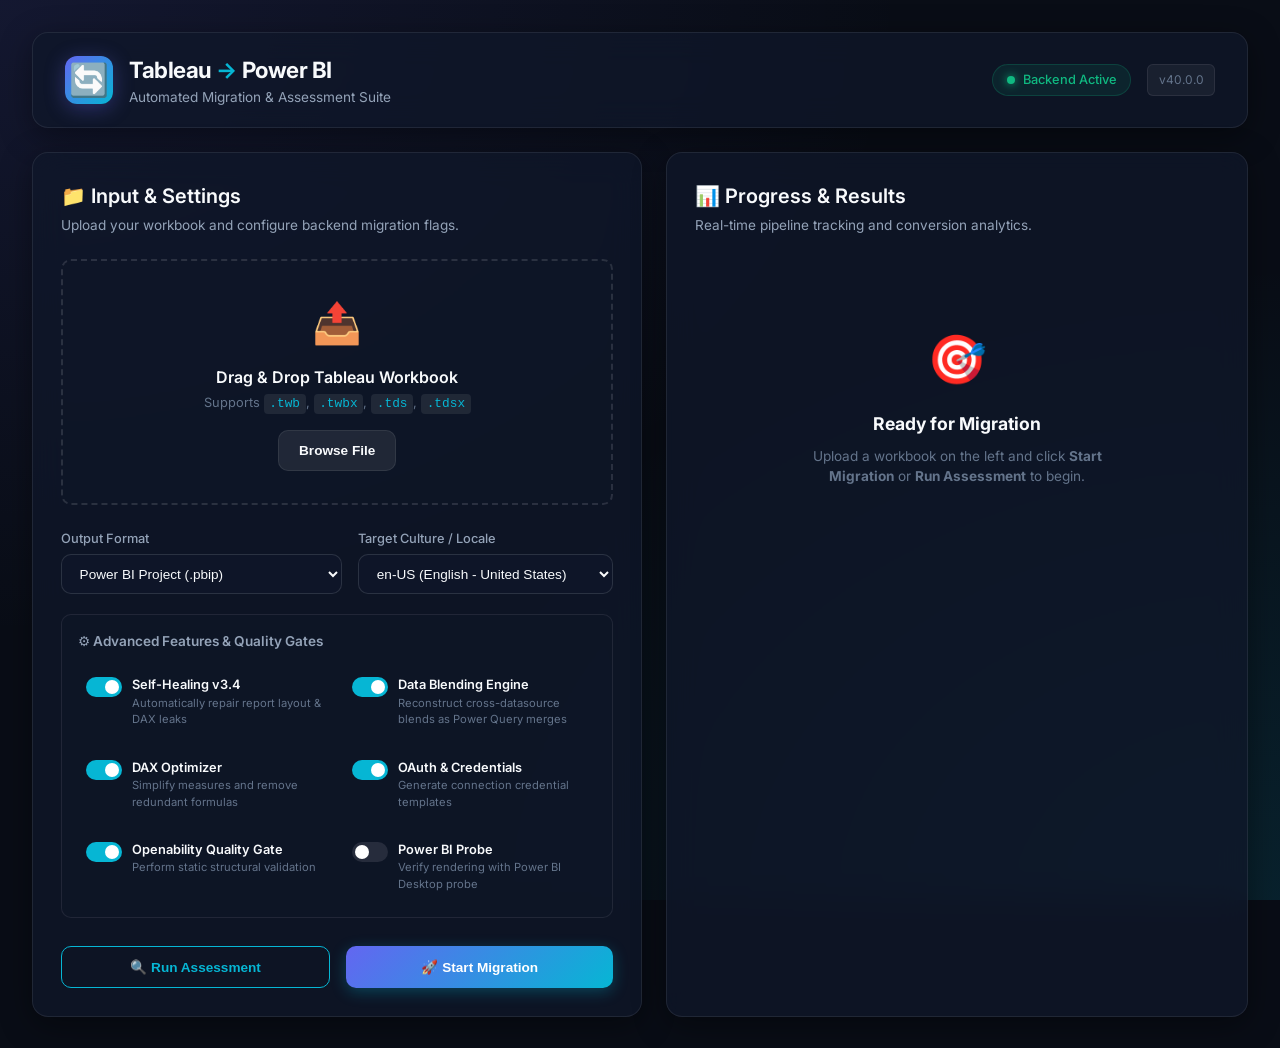
<file: web/static/index.html>
<!DOCTYPE html>
<html lang="en">
<head>
  <meta charset="UTF-8">
  <meta name="viewport" content="width=device-width, initial-scale=1.0">
  <title>Tableau to Power BI — Migration Suite</title>
  <link rel="preconnect" href="https://fonts.googleapis.com">
  <link rel="preconnect" href="https://fonts.gstatic.com" crossorigin>
  <link href="https://fonts.googleapis.com/css2?family=Inter:wght@300;400;500;600;700&family=JetBrains+Mono:wght@400;500&display=swap" rel="stylesheet">
  <link rel="stylesheet" href="style.css">
</head>
<body>
  <div class="app-container">
    <!-- Header -->
    <header class="app-header">
      <div class="brand">
        <div class="logo-icon">🔄</div>
        <div class="brand-text">
          <h1>Tableau <span class="accent-text">→</span> Power BI</h1>
          <p class="subtitle">Automated Migration & Assessment Suite</p>
        </div>
      </div>
      <div class="header-actions">
        <span class="status-pill online"><span class="pulse-dot"></span> Backend Active</span>
        <span class="version-badge">v40.0.0</span>
      </div>
    </header>

    <!-- Main Grid -->
    <main class="main-content">
      <!-- Left Panel: Configuration & File Input -->
      <section class="panel config-panel">
        <div class="panel-header">
          <h2>📁 Input & Settings</h2>
          <p>Upload your workbook and configure backend migration flags.</p>
        </div>

        <!-- Dropzone -->
        <div class="dropzone" id="dropzone">
          <input type="file" id="fileInput" accept=".twb,.twbx,.tds,.tdsx" hidden>
          <div class="dropzone-content" id="dropzoneContent">
            <div class="upload-icon">📤</div>
            <h3>Drag & Drop Tableau Workbook</h3>
            <p>Supports <code>.twb</code>, <code>.twbx</code>, <code>.tds</code>, <code>.tdsx</code></p>
            <button class="btn btn-secondary" type="button" id="browseBtn">Browse File</button>
          </div>
          <div class="file-preview hidden" id="filePreview">
            <div class="file-icon">📊</div>
            <div class="file-info">
              <span class="file-name" id="fileName">workbook.twbx</span>
              <span class="file-size" id="fileSize">0 MB</span>
            </div>
            <button class="btn-icon" type="button" id="removeFileBtn" title="Remove file">✕</button>
          </div>
        </div>

        <!-- Configuration Options -->
        <form id="migrationForm" class="config-form">
          <div class="form-row">
            <div class="form-group">
              <label for="outputFormat">Output Format</label>
              <select id="outputFormat" name="output_format" class="form-control">
                <option value="pbip" selected>Power BI Project (.pbip)</option>
                <option value="pbix">Power BI Archive (.pbix)</option>
                <option value="fabric">Microsoft Fabric Lakehouse & Pipeline</option>
                <option value="tmdl">TMDL Model Only</option>
              </select>
            </div>
            <div class="form-group">
              <label for="culture">Target Culture / Locale</label>
              <select id="culture" name="culture" class="form-control">
                <option value="en-US" selected>en-US (English - United States)</option>
                <option value="en-GB">en-GB (English - United Kingdom)</option>
                <option value="de-DE">de-DE (German)</option>
                <option value="fr-FR">fr-FR (French)</option>
                <option value="es-ES">es-ES (Spanish)</option>
                <option value="ja-JP">ja-JP (Japanese)</option>
              </select>
            </div>
          </div>

          <!-- Feature Flags & Toggles -->
          <div class="options-accordion">
            <div class="accordion-header">
              <span>⚙️ Advanced Features & Quality Gates</span>
            </div>
            <div class="options-grid">
              <label class="toggle-control">
                <input type="checkbox" id="autoheal" name="autoheal" checked>
                <span class="toggle-switch"></span>
                <span class="toggle-label">
                  <strong>Self-Healing v3.4</strong>
                  <small>Automatically repair report layout & DAX leaks</small>
                </span>
              </label>

              <label class="toggle-control">
                <input type="checkbox" id="dataBlending" name="data_blending" checked>
                <span class="toggle-switch"></span>
                <span class="toggle-label">
                  <strong>Data Blending Engine</strong>
                  <small>Reconstruct cross-datasource blends as Power Query merges</small>
                </span>
              </label>

              <label class="toggle-control">
                <input type="checkbox" id="daxOptimize" name="dax_optimize" checked>
                <span class="toggle-switch"></span>
                <span class="toggle-label">
                  <strong>DAX Optimizer</strong>
                  <small>Simplify measures and remove redundant formulas</small>
                </span>
              </label>

              <label class="toggle-control">
                <input type="checkbox" id="credTemplate" name="credentials_template" checked>
                <span class="toggle-switch"></span>
                <span class="toggle-label">
                  <strong>OAuth & Credentials</strong>
                  <small>Generate connection credential templates</small>
                </span>
              </label>

              <label class="toggle-control">
                <input type="checkbox" id="verifyOpen" name="verify_open" checked>
                <span class="toggle-switch"></span>
                <span class="toggle-label">
                  <strong>Openability Quality Gate</strong>
                  <small>Perform static structural validation</small>
                </span>
              </label>

              <label class="toggle-control">
                <input type="checkbox" id="desktopProbe" name="desktop_probe">
                <span class="toggle-switch"></span>
                <span class="toggle-label">
                  <strong>Power BI Probe</strong>
                  <small>Verify rendering with Power BI Desktop probe</small>
                </span>
              </label>
            </div>
          </div>

          <!-- Action Buttons -->
          <div class="action-bar">
            <button type="button" class="btn btn-outline" id="assessBtn">
              <span>🔍 Run Assessment</span>
            </button>
            <button type="submit" class="btn btn-primary" id="migrateBtn">
              <span>🚀 Start Migration</span>
            </button>
          </div>
        </form>
      </section>

      <!-- Right Panel: Results, Progress & Analytics -->
      <section class="panel results-panel">
        <div class="panel-header">
          <h2>📊 Progress & Results</h2>
          <p>Real-time pipeline tracking and conversion analytics.</p>
        </div>

        <!-- Initial Placeholder -->
        <div class="empty-state" id="emptyState">
          <div class="empty-icon">🎯</div>
          <h3>Ready for Migration</h3>
          <p>Upload a workbook on the left and click <strong>Start Migration</strong> or <strong>Run Assessment</strong> to begin.</p>
        </div>

        <!-- Progress Container -->
        <div class="progress-card hidden" id="progressCard">
          <div class="progress-header">
            <span class="progress-title" id="progressStepTitle">Processing extraction...</span>
            <span class="progress-percent" id="progressPercent">0%</span>
          </div>
          <div class="progress-bar-container">
            <div class="progress-bar-fill" id="progressBarFill"></div>
          </div>
          <p class="progress-status" id="progressMessage">Preparing workbook parser...</p>
        </div>

        <!-- Terminal Log Console -->
        <div class="terminal-card hidden" id="terminalCard">
          <div class="terminal-header">
            <span>💻 Backend Execution Log</span>
            <button class="btn-text" id="clearLogBtn">Clear</button>
          </div>
          <div class="terminal-body" id="terminalLogs">
            <div class="log-line info">[SYSTEM] Web server ready. Awaiting input file...</div>
          </div>
        </div>

        <!-- Summary & Results View -->
        <div class="results-card hidden" id="resultsCard">
          <div class="score-banner">
            <div class="grade-circle" id="gradeCircle">A</div>
            <div class="score-details">
              <h3>Fidelity Score: <span id="fidelityScore">100%</span></h3>
              <p id="scoreSubtitle">All visuals, calculations, and datasources converted cleanly.</p>
            </div>
            <span class="badge-success" id="openabilityBadge">✓ Gate Passed</span>
          </div>

          <!-- Stats Grid -->
          <div class="metrics-grid">
            <div class="metric-card">
              <div class="metric-icon">🗄️</div>
              <div class="metric-val" id="statTables">0</div>
              <div class="metric-lbl">TMDL Tables</div>
            </div>
            <div class="metric-card">
              <div class="metric-icon">📐</div>
              <div class="metric-val" id="statColumns">0</div>
              <div class="metric-lbl">Columns</div>
            </div>
            <div class="metric-card">
              <div class="metric-icon">🧮</div>
              <div class="metric-val" id="statMeasures">0</div>
              <div class="metric-lbl">DAX Measures</div>
            </div>
            <div class="metric-card">
              <div class="metric-icon">📑</div>
              <div class="metric-val" id="statPages">0</div>
              <div class="metric-lbl">Report Pages</div>
            </div>
            <div class="metric-card">
              <div class="metric-icon">📊</div>
              <div class="metric-val" id="statVisuals">0</div>
              <div class="metric-lbl">Visuals</div>
            </div>
          </div>

          <!-- Output Download & Launch Actions -->
          <div class="output-actions">
            <button class="btn btn-secondary" id="downloadZipBtn">
              <span>📦 Download PBIP (.zip)</span>
            </button>
            <button class="btn btn-success" id="openPbiBtn">
              <span>🟡 Open in Power BI Desktop</span>
            </button>
          </div>
        </div>
      </section>
    </main>
  </div>

  <script src="app.js"></script>
</body>
</html>
</file>
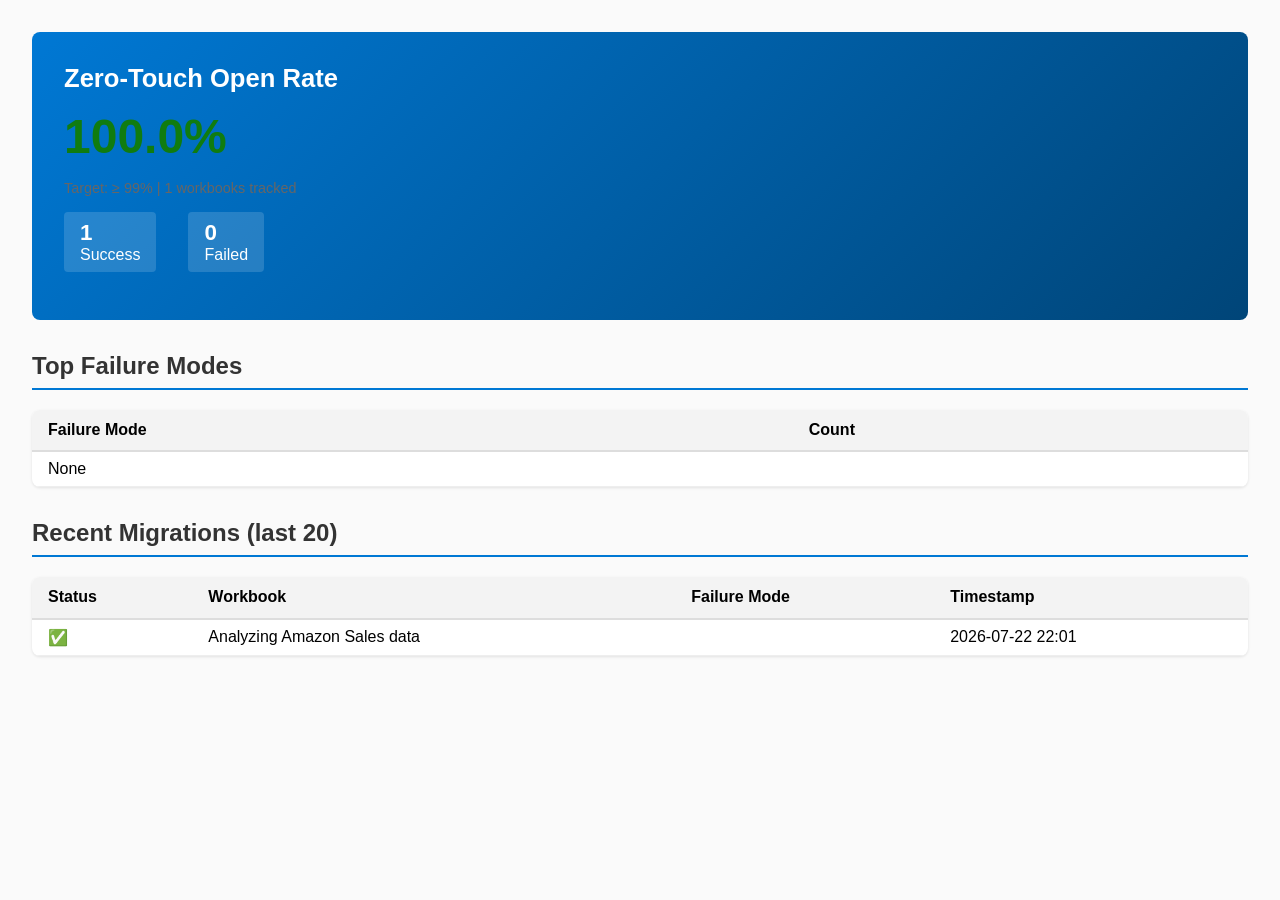
<file: docs/zero_error_dashboard.html>
<!DOCTYPE html>
<html lang="en">
<head>
<meta charset="utf-8">
<title>Zero-Touch Open Rate Dashboard</title>
<style>
  body { font-family: 'Segoe UI', sans-serif; margin: 2rem; background: #fafafa; }
  .header { background: linear-gradient(135deg, #0078d4, #004578);
             color: white; padding: 2rem; border-radius: 8px; margin-bottom: 2rem; }
  .header h1 { margin: 0; font-size: 1.6rem; }
  .rate { font-size: 3rem; font-weight: bold; color: #107c10;
           margin: 1rem 0; }
  .stats { display: flex; gap: 2rem; margin: 1rem 0; }
  .stat { background: rgba(255,255,255,0.15); padding: 0.5rem 1rem;
           border-radius: 4px; }
  .stat .num { font-size: 1.4rem; font-weight: bold; }
  h2 { color: #333; border-bottom: 2px solid #0078d4; padding-bottom: 0.5rem; }
  table { width: 100%; border-collapse: collapse; background: white;
           box-shadow: 0 1px 3px rgba(0,0,0,0.1); border-radius: 8px;
           overflow: hidden; margin-bottom: 2rem; }
  th { background: #f3f3f3; text-align: left; padding: 0.7rem 1rem;
        border-bottom: 2px solid #ddd; }
  td { padding: 0.5rem 1rem; border-bottom: 1px solid #eee; }
  .target { color: #666; font-size: 0.9rem; }
</style>
</head>
<body>
<div class="header">
  <h1>Zero-Touch Open Rate</h1>
  <div class="rate">100.0%</div>
  <p class="target">Target: &ge; 99% | 1 workbooks tracked</p>
  <div class="stats">
    <div class="stat"><div class="num">1</div>Success</div>
    <div class="stat"><div class="num">0</div>Failed</div>
  </div>
</div>

<h2>Top Failure Modes</h2>
<table>
  <thead><tr><th>Failure Mode</th><th>Count</th></tr></thead>
  <tbody><tr><td colspan="2">None</td></tr></tbody>
</table>

<h2>Recent Migrations (last 20)</h2>
<table>
  <thead><tr><th>Status</th><th>Workbook</th><th>Failure Mode</th><th>Timestamp</th></tr></thead>
  <tbody><tr><td>&#9989;</td><td>Analyzing Amazon Sales data</td><td></td><td>2026-07-22 22:01</td></tr>
</tbody>
</table>
</body>
</html>
</file>
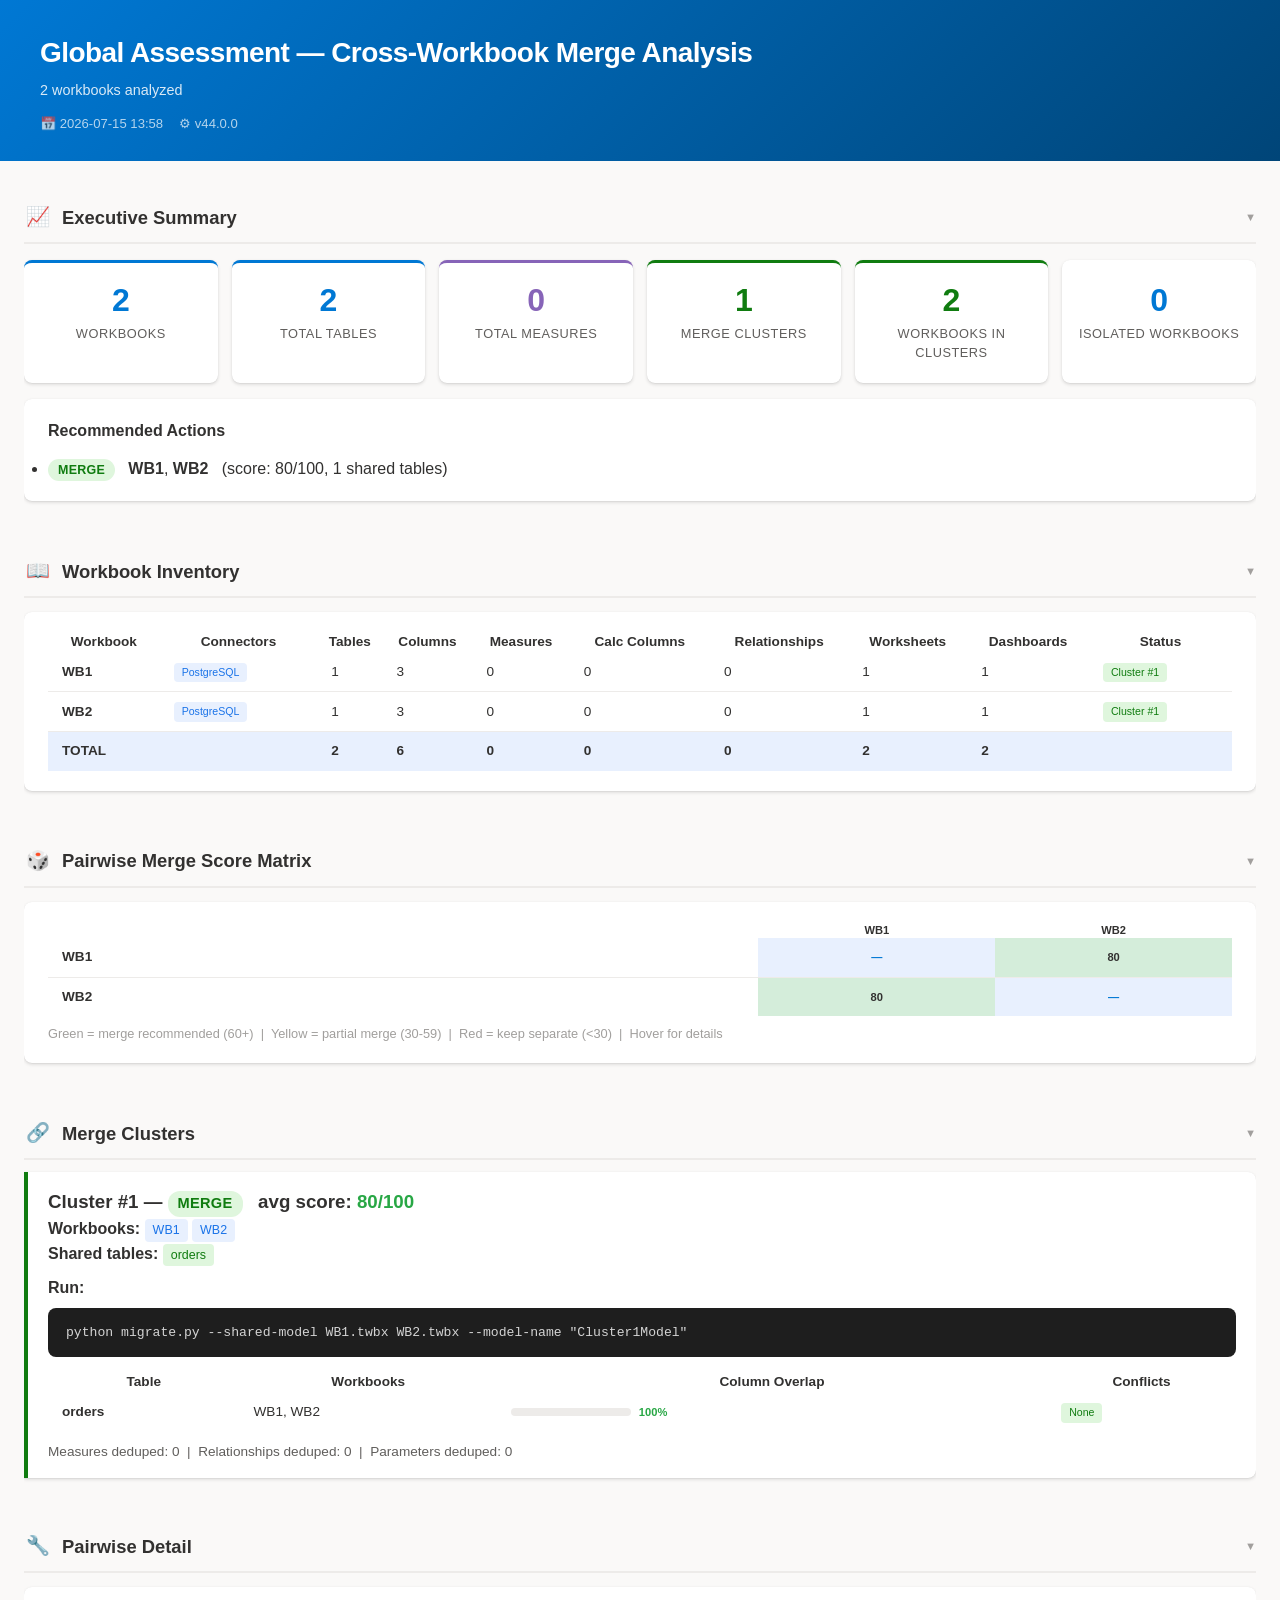
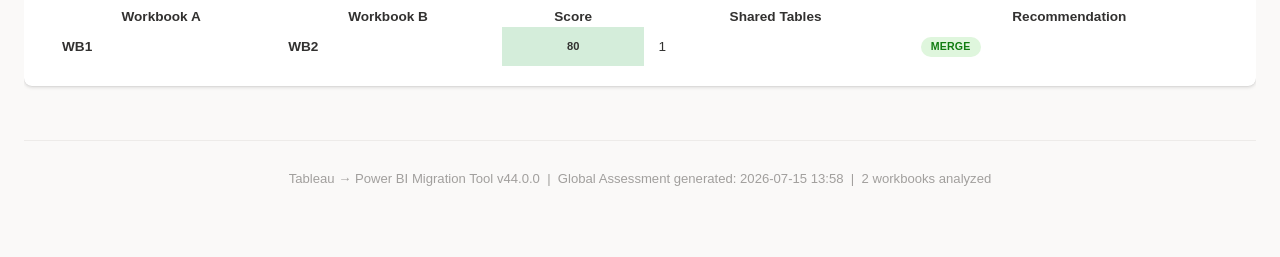
<file: artifacts/powerbi_projects/assessments/global_assessment.html>
<!DOCTYPE html>
<html lang="en">
<head>
<meta charset="UTF-8">
<meta name="viewport" content="width=device-width, initial-scale=1.0">
<title>Global Assessment — Merge Analysis</title>
<style>
    :root {
        --pbi-blue: #0078d4;
        --pbi-dark-blue: #004578;
        --pbi-light-blue: #deecf9;
        --pbi-dark: #323130;
        --pbi-gray: #605e5c;
        --pbi-light-gray: #a19f9d;
        --pbi-bg: #faf9f8;
        --pbi-surface: #ffffff;
        --success: #107c10;
        --success-bg: #dff6dd;
        --warn: #797600;
        --warn-bg: #fff4ce;
        --fail: #a4262c;
        --fail-bg: #fde7e9;
        --purple: #8764b8;
        --teal: #038387;
        --orange: #ca5010;
        --shadow-sm: 0 1.6px 3.6px rgba(0,0,0,0.13), 0 0.3px 0.9px rgba(0,0,0,0.11);
        --shadow-md: 0 3.2px 7.2px rgba(0,0,0,0.13), 0 0.6px 1.8px rgba(0,0,0,0.11);
        --shadow-lg: 0 6.4px 14.4px rgba(0,0,0,0.13), 0 1.2px 3.6px rgba(0,0,0,0.11);
        --radius: 8px;
        --radius-sm: 4px;
    }

    * { box-sizing: border-box; margin: 0; padding: 0; }

    body {
        font-family: 'Segoe UI', -apple-system, BlinkMacSystemFont, 'Helvetica Neue', sans-serif;
        background: var(--pbi-bg);
        color: var(--pbi-dark);
        line-height: 1.5;
        -webkit-font-smoothing: antialiased;
    }

    /* ── Header ─────────────────────────────────────────────── */
    .report-header {
        background: linear-gradient(135deg, #0078d4 0%, #004578 100%);
        color: #fff;
        padding: 32px 40px 28px;
        margin-bottom: 24px;
    }
    .report-header h1 {
        font-size: 1.75em;
        font-weight: 600;
        letter-spacing: -0.02em;
        margin-bottom: 6px;
    }
    .report-header .subtitle {
        font-size: 0.9em;
        opacity: 0.85;
        font-weight: 400;
    }
    .report-header .meta {
        display: flex;
        gap: 16px;
        margin-top: 12px;
        font-size: 0.82em;
        opacity: 0.7;
    }
    .report-header .meta span {
        display: flex;
        align-items: center;
        gap: 4px;
    }

    /* ── Container ──────────────────────────────────────────── */
    .container {
        max-width: 1440px;
        margin: 0 auto;
        padding: 0 24px 40px;
    }

    /* ── Section headers ────────────────────────────────────── */
    .section-header {
        display: flex;
        align-items: center;
        gap: 10px;
        padding: 14px 0 10px;
        margin-top: 28px;
        border-bottom: 2px solid #edebe9;
        cursor: pointer;
        user-select: none;
        transition: border-color 0.2s;
    }
    .section-header:hover {
        border-bottom-color: var(--pbi-blue);
    }
    .section-header h2 {
        font-size: 1.15em;
        font-weight: 600;
        color: var(--pbi-dark);
        flex: 1;
    }
    .section-header .section-icon {
        font-size: 1.2em;
        width: 28px;
        text-align: center;
    }
    .section-header .toggle-arrow {
        font-size: 0.7em;
        color: var(--pbi-light-gray);
        transition: transform 0.3s ease;
    }
    .section-header .toggle-arrow.collapsed {
        transform: rotate(-90deg);
    }

    /* ── Collapsible sections ───────────────────────────────── */
    .section-body {
        overflow: hidden;
        transition: max-height 0.35s ease, opacity 0.25s ease;
        max-height: 8000px;
        opacity: 1;
    }
    .section-body.collapsed {
        max-height: 0 !important;
        opacity: 0;
    }

    /* ── Stat cards ─────────────────────────────────────────── */
    .stat-grid {
        display: grid;
        grid-template-columns: repeat(auto-fit, minmax(155px, 1fr));
        gap: 14px;
        margin: 16px 0;
    }
    .stat-card {
        background: var(--pbi-surface);
        border-radius: var(--radius);
        padding: 20px 16px;
        text-align: center;
        box-shadow: var(--shadow-sm);
        transition: transform 0.15s ease, box-shadow 0.15s ease;
        border-top: 3px solid transparent;
    }
    .stat-card:hover {
        transform: translateY(-2px);
        box-shadow: var(--shadow-md);
    }
    .stat-card .stat-value {
        font-size: 2em;
        font-weight: 700;
        line-height: 1.1;
        color: var(--pbi-blue);
    }
    .stat-card .stat-label {
        font-size: 0.8em;
        color: var(--pbi-gray);
        margin-top: 6px;
        font-weight: 500;
        text-transform: uppercase;
        letter-spacing: 0.04em;
    }
    .stat-card.accent-success { border-top-color: var(--success); }
    .stat-card.accent-success .stat-value { color: var(--success); }
    .stat-card.accent-warn { border-top-color: #c19c00; }
    .stat-card.accent-warn .stat-value { color: #c19c00; }
    .stat-card.accent-fail { border-top-color: var(--fail); }
    .stat-card.accent-fail .stat-value { color: var(--fail); }
    .stat-card.accent-purple { border-top-color: var(--purple); }
    .stat-card.accent-purple .stat-value { color: var(--purple); }
    .stat-card.accent-teal { border-top-color: var(--teal); }
    .stat-card.accent-teal .stat-value { color: var(--teal); }
    .stat-card.accent-blue { border-top-color: var(--pbi-blue); }

    /* ── Cards ──────────────────────────────────────────────── */
    .card {
        background: var(--pbi-surface);
        border-radius: var(--radius);
        padding: 20px 24px;
        margin: 14px 0;
        box-shadow: var(--shadow-sm);
    }
    .card h3 {
        font-size: 1em;
        font-weight: 600;
        color: var(--pbi-dark);
        margin-bottom: 14px;
    }
    .card h4 {
        font-size: 0.92em;
        font-weight: 600;
        color: var(--pbi-gray);
        margin: 18px 0 10px;
    }

    /* ── Tables ─────────────────────────────────────────────── */
    .table-container {
        overflow-x: auto;
        border-radius: var(--radius);
        box-shadow: var(--shadow-sm);
        margin: 14px 0;
    }
    table {
        border-collapse: collapse;
        width: 100%;
        font-size: 0.85em;
        background: var(--pbi-surface);
    }
    thead th {
        background: var(--pbi-blue);
        color: #fff;
        padding: 11px 14px;
        text-align: left;
        font-weight: 600;
        font-size: 0.82em;
        text-transform: uppercase;
        letter-spacing: 0.04em;
        position: sticky;
        top: 0;
        z-index: 2;
        white-space: nowrap;
    }
    thead th.sortable {
        cursor: pointer;
        user-select: none;
    }
    thead th.sortable:hover {
        background: #106ebe;
    }
    thead th .sort-icon {
        display: inline-block;
        margin-left: 4px;
        opacity: 0.5;
        font-size: 0.9em;
    }
    thead th.sort-asc .sort-icon,
    thead th.sort-desc .sort-icon {
        opacity: 1;
    }
    .detail-table thead th {
        background: var(--pbi-gray);
    }
    tbody td {
        padding: 9px 14px;
        border-bottom: 1px solid #edebe9;
        vertical-align: middle;
    }
    tbody tr:hover {
        background: #f3f2f1;
    }
    tbody tr:last-child td {
        border-bottom: none;
    }

    /* ── Search input for tables ─────────────────────────────── */
    .table-search {
        display: flex;
        align-items: center;
        gap: 8px;
        margin-bottom: 10px;
    }
    .table-search input {
        font-family: inherit;
        font-size: 0.85em;
        padding: 7px 12px;
        border: 1px solid #d2d0ce;
        border-radius: var(--radius-sm);
        width: 260px;
        outline: none;
        transition: border-color 0.2s;
    }
    .table-search input:focus {
        border-color: var(--pbi-blue);
        box-shadow: 0 0 0 2px rgba(0,120,212,0.2);
    }
    .table-search label {
        font-size: 0.82em;
        color: var(--pbi-gray);
    }

    /* ── Badges ─────────────────────────────────────────────── */
    .badge {
        display: inline-block;
        padding: 2px 10px;
        border-radius: 12px;
        font-weight: 600;
        font-size: 0.78em;
        letter-spacing: 0.02em;
        text-transform: uppercase;
    }
    .badge-green  { background: var(--success-bg); color: var(--success); }
    .badge-yellow { background: var(--warn-bg); color: var(--warn); }
    .badge-red    { background: var(--fail-bg); color: var(--fail); }
    .badge-blue   { background: var(--pbi-light-blue); color: var(--pbi-dark-blue); }
    .badge-gray   { background: #edebe9; color: var(--pbi-gray); }
    .badge-purple { background: #f3e8fd; color: #5c2d91; }
    .badge-teal   { background: #d4f4f4; color: #005b5e; }

    /* ── Tags ───────────────────────────────────────────────── */
    .tag {
        display: inline-block;
        padding: 2px 8px;
        border-radius: var(--radius-sm);
        font-size: 0.78em;
        font-weight: 500;
        white-space: nowrap;
    }
    .tag-connector { background: #e8f0fe; color: #1a73e8; }
    .tag-success   { background: var(--success-bg); color: var(--success); }
    .tag-warn      { background: var(--warn-bg); color: #856404; }
    .tag-danger    { background: var(--fail-bg); color: var(--fail); }
    .tag-dim       { background: #e8eaf6; color: #283593; }
    .tag-measure   { background: #fce4ec; color: #b71c1c; }

    /* Legacy tag aliases (used in body HTML across reports) */
    .connector-tag { display: inline-block; padding: 2px 8px; border-radius: var(--radius-sm); font-size: 0.78em; font-weight: 500; white-space: nowrap; background: #e8f0fe; color: #1a73e8; }
    .success-tag   { display: inline-block; padding: 2px 8px; border-radius: var(--radius-sm); font-size: 0.78em; font-weight: 500; white-space: nowrap; background: var(--success-bg); color: var(--success); }
    .warn-tag      { display: inline-block; padding: 2px 8px; border-radius: var(--radius-sm); font-size: 0.78em; font-weight: 500; white-space: nowrap; background: var(--warn-bg); color: #856404; }
    .danger-tag    { display: inline-block; padding: 2px 8px; border-radius: var(--radius-sm); font-size: 0.78em; font-weight: 500; white-space: nowrap; background: var(--fail-bg); color: var(--fail); }
    .isolated-tag  { display: inline-block; padding: 2px 8px; border-radius: var(--radius-sm); font-size: 0.78em; font-weight: 500; white-space: nowrap; background: #edebe9; color: var(--pbi-gray); }

    /* ── Fidelity bar ───────────────────────────────────────── */
    .fidelity-bar {
        display: inline-flex;
        align-items: center;
        gap: 8px;
        vertical-align: middle;
    }
    .fidelity-track {
        width: 120px;
        height: 8px;
        background: #edebe9;
        border-radius: 4px;
        overflow: hidden;
    }
    .fidelity-fill {
        height: 100%;
        border-radius: 4px;
        transition: width 0.5s ease;
    }
    .fidelity-label {
        font-size: 0.82em;
        font-weight: 600;
        min-width: 46px;
    }

    /* ── Charts row ─────────────────────────────────────────── */
    .chart-row {
        display: grid;
        grid-template-columns: repeat(auto-fit, minmax(320px, 1fr));
        gap: 16px;
        margin: 16px 0;
    }
    .chart-card {
        background: var(--pbi-surface);
        border-radius: var(--radius);
        padding: 20px 24px;
        box-shadow: var(--shadow-sm);
    }
    .chart-card h4 {
        font-size: 0.9em;
        font-weight: 600;
        color: var(--pbi-dark);
        margin-bottom: 14px;
    }

    /* ── Donut chart ────────────────────────────────────────── */
    .donut-container {
        display: flex;
        align-items: center;
        justify-content: center;
        gap: 28px;
    }
    .donut { width: 150px; height: 150px; }
    .donut circle {
        transition: stroke-dasharray 0.8s ease;
    }
    .donut-legend {
        font-size: 0.85em;
        line-height: 2;
    }
    .legend-dot {
        display: inline-block;
        width: 12px;
        height: 12px;
        border-radius: 3px;
        margin-right: 8px;
        vertical-align: middle;
    }

    /* ── Bar chart ──────────────────────────────────────────── */
    .bar-chart { display: flex; flex-direction: column; gap: 8px; }
    .bar-row { display: flex; align-items: center; gap: 10px; }
    .bar-label {
        width: 110px;
        text-align: right;
        font-size: 0.82em;
        color: var(--pbi-gray);
        flex-shrink: 0;
        font-weight: 500;
    }
    .bar-track {
        flex: 1;
        height: 24px;
        background: #edebe9;
        border-radius: var(--radius-sm);
        overflow: hidden;
        position: relative;
    }
    .bar-fill {
        height: 100%;
        border-radius: var(--radius-sm);
        display: flex;
        align-items: center;
        justify-content: flex-end;
        padding-right: 8px;
        color: #fff;
        font-size: 0.75em;
        font-weight: 600;
        transition: width 0.5s ease;
        min-width: 0;
    }
    .bar-value {
        font-size: 0.82em;
        color: var(--pbi-gray);
        width: 36px;
        text-align: right;
        font-weight: 600;
    }

    /* ── Tabs ───────────────────────────────────────────────── */
    .tab-bar {
        display: flex;
        gap: 4px;
        border-bottom: 2px solid #edebe9;
        margin-bottom: 14px;
        overflow-x: auto;
    }
    .tab {
        padding: 8px 18px;
        cursor: pointer;
        font-size: 0.85em;
        font-weight: 500;
        border-radius: var(--radius-sm) var(--radius-sm) 0 0;
        transition: all 0.2s;
        color: var(--pbi-gray);
        white-space: nowrap;
        border-bottom: 2px solid transparent;
        margin-bottom: -2px;
    }
    .tab:hover {
        background: var(--pbi-light-blue);
        color: var(--pbi-blue);
    }
    .tab.active {
        color: var(--pbi-blue);
        font-weight: 600;
        border-bottom-color: var(--pbi-blue);
        background: transparent;
    }
    .tab-content { display: none; }
    .tab-content.active { display: block; }

    /* ── Heatmap ────────────────────────────────────────────── */
    .heatmap td {
        text-align: center;
        font-weight: 600;
        font-size: 0.82em;
        transition: background 0.2s;
    }
    .heatmap td.heat-label {
        text-align: left;
        font-weight: 600;
        color: var(--pbi-dark);
        background: transparent !important;
    }

    /* ── Flow diagram ───────────────────────────────────────── */
    .flow-container {
        display: flex;
        align-items: center;
        justify-content: center;
        gap: 0;
        padding: 20px 0;
        overflow-x: auto;
    }
    .flow-box {
        background: var(--pbi-surface);
        border: 2px solid var(--pbi-blue);
        border-radius: var(--radius);
        padding: 12px 20px;
        text-align: center;
        font-size: 0.85em;
        font-weight: 600;
        min-width: 120px;
        box-shadow: var(--shadow-sm);
    }
    .flow-box.accent { background: var(--pbi-light-blue); }
    .flow-arrow {
        color: var(--pbi-blue);
        font-size: 1.5em;
        padding: 0 8px;
        flex-shrink: 0;
    }

    /* ── Command box (terminal style) ───────────────────────── */
    .cmd-box {
        background: #1e1e1e;
        color: #d4d4d4;
        font-family: 'Cascadia Code', 'Consolas', 'Monaco', monospace;
        font-size: 0.82em;
        padding: 14px 18px;
        border-radius: var(--radius);
        overflow-x: auto;
        margin: 8px 0;
        line-height: 1.6;
    }
    .cmd-box .prompt { color: #569cd6; }
    .cmd-box .flag { color: #ce9178; }

    /* ── Mono / code ────────────────────────────────────────── */
    .mono {
        font-family: 'Cascadia Code', 'Consolas', 'Monaco', monospace;
        font-size: 0.85em;
    }
    code {
        background: #f3f2f1;
        padding: 2px 6px;
        border-radius: 3px;
        font-family: 'Cascadia Code', 'Consolas', 'Monaco', monospace;
        font-size: 0.88em;
    }

    /* ── Utility ─────────────────────────────────────────────── */
    .text-success { color: var(--success); }
    .text-warn    { color: #c19c00; }
    .text-fail    { color: var(--fail); }
    .text-blue    { color: var(--pbi-blue); }
    .text-gray    { color: var(--pbi-gray); }
    .text-muted   { color: var(--pbi-light-gray); }
    .fw-bold      { font-weight: 600; }
    .fs-sm        { font-size: 0.85em; }
    .mt-0         { margin-top: 0; }
    .mb-0         { margin-bottom: 0; }
    .nowrap       { white-space: nowrap; }

    /* ── Theme toggle ─────────────────────────────────────────── */
    .theme-toggle {
        position: fixed;
        top: 14px;
        right: 18px;
        z-index: 1000;
        background: rgba(255,255,255,0.18);
        border: 1px solid rgba(255,255,255,0.25);
        color: #fff;
        border-radius: 20px;
        padding: 5px 14px;
        font-size: 0.82em;
        font-weight: 500;
        cursor: pointer;
        backdrop-filter: blur(6px);
        -webkit-backdrop-filter: blur(6px);
        transition: background 0.2s, color 0.2s, border-color 0.2s;
        display: flex;
        align-items: center;
        gap: 6px;
        font-family: inherit;
    }
    .theme-toggle:hover {
        background: rgba(255,255,255,0.3);
    }
    .dark .theme-toggle {
        background: rgba(255,255,255,0.1);
        border-color: rgba(255,255,255,0.15);
        color: #e0e0e0;
    }
    .dark .theme-toggle:hover {
        background: rgba(255,255,255,0.18);
    }

    /* ── Footer ──────────────────────────────────────────────── */
    .report-footer {
        text-align: center;
        padding: 28px 20px;
        margin-top: 40px;
        border-top: 1px solid #edebe9;
        color: var(--pbi-light-gray);
        font-size: 0.82em;
    }
    .report-footer a {
        color: var(--pbi-blue);
        text-decoration: none;
    }

    /* ── Cluster cards ───────────────────────────────────────── */
    .cluster-card {
        border-left: 4px solid var(--pbi-blue);
        margin: 12px 0;
        padding: 16px 20px;
        background: var(--pbi-surface);
        border-radius: 0 var(--radius) var(--radius) 0;
        box-shadow: var(--shadow-sm);
    }
    .cluster-card.merge   { border-left-color: var(--success); }
    .cluster-card.partial { border-left-color: #c19c00; }
    .cluster-card.separate { border-left-color: var(--fail); }

    /* ── Matrix cell ─────────────────────────────────────────── */
    .matrix-cell {
        font-weight: 600;
        font-size: 0.82em;
        min-width: 50px;
        text-align: center;
    }

    /* ── Print ───────────────────────────────────────────────── */
    @media print {
        @page { size: A4 portrait; margin: 18mm 15mm; }
        * { -webkit-print-color-adjust: exact !important; print-color-adjust: exact !important; }
        body { background: #fff; font-size: 10pt; line-height: 1.45; }
        .report-header { background: #0078d4 !important; padding: 20px 24px 16px; }
        .container { padding: 0 8px 20px; }
        .section-body { max-height: none !important; opacity: 1 !important; overflow: visible !important; }
        .section-body.collapsed { max-height: none !important; opacity: 1 !important; }
        .section-header { cursor: default; pointer-events: none; }
        .toggle-arrow { display: none; }
        .theme-toggle { display: none !important; }
        .table-search { display: none; }
        .tab-bar { display: none; }
        .tab-content { display: block !important; }
        .stat-card { break-inside: avoid; }
        .card { break-inside: avoid; }
        .table-container { break-inside: avoid; }
        .chart-card { break-inside: avoid; }
        .donut-container { break-inside: avoid; }
        .bar-chart { break-inside: avoid; }
        thead th { background: #0078d4 !important; color: #fff !important; font-size: 0.78em; }
        tbody td { font-size: 0.8em; padding: 5px 8px; }
        .badge { border: 1px solid currentColor; }
        .report-footer { page-break-before: avoid; margin-top: 20px; }
    }

    /* ── Responsive ──────────────────────────────────────────── */
    @media (max-width: 768px) {
        .report-header { padding: 20px; }
        .report-header h1 { font-size: 1.3em; }
        .container { padding: 0 12px 20px; }
        .stat-grid { grid-template-columns: repeat(auto-fit, minmax(120px, 1fr)); }
        .chart-row { grid-template-columns: 1fr; }
        .bar-label { width: 80px; }
        .donut-container { flex-direction: column; }
    }

    /* ── Dark mode (class-based, toggled by JS) ──────────────── */
    html.dark {
        --pbi-bg: #1b1a19;
        --pbi-surface: #252423;
        --pbi-dark: #f3f2f1;
        --pbi-gray: #b3b0ad;
        --pbi-light-gray: #8a8886;
    }
    html.dark body { background: var(--pbi-bg); color: var(--pbi-dark); }
    html.dark .report-header { background: linear-gradient(135deg, #004578 0%, #001d33 100%); }
    html.dark .stat-card { background: var(--pbi-surface); box-shadow: 0 1.6px 3.6px rgba(0,0,0,0.4); }
    html.dark .card { background: var(--pbi-surface); box-shadow: 0 1.6px 3.6px rgba(0,0,0,0.4); }
    html.dark table { background: var(--pbi-surface); }
    html.dark thead th { background: #004578; }
    html.dark thead th.sortable:hover { background: #005a9e; }
    html.dark .detail-table thead th { background: #3b3a39; }
    html.dark tbody td { border-bottom-color: #3b3a39; }
    html.dark tbody tr:hover { background: #323130; }
    html.dark .section-header:hover { border-bottom-color: #2b88d8; }
    html.dark .section-header { border-bottom-color: #3b3a39; }
    html.dark .tab-bar { border-bottom-color: #3b3a39; }
    html.dark .tab:hover { background: rgba(0,120,212,0.15); }
    html.dark .fidelity-track { background: #3b3a39; }
    html.dark .bar-track { background: #3b3a39; }
    html.dark .badge-gray { background: #3b3a39; color: #b3b0ad; }
    html.dark .connector-tag { background: #1a3a5c; color: #6cb8f6; }
    html.dark .success-tag { background: #1a3a1a; color: #6ccb5f; }
    html.dark .warn-tag { background: #3a3500; color: #d4c75f; }
    html.dark .danger-tag { background: #4a1a1d; color: #f5707a; }
    html.dark .isolated-tag { background: #3b3a39; color: #b3b0ad; }
    html.dark .tag-connector { background: #1a3a5c; color: #6cb8f6; }
    html.dark .tag-success { background: #1a3a1a; color: #6ccb5f; }
    html.dark .tag-warn { background: #3a3500; color: #d4c75f; }
    html.dark .tag-danger { background: #4a1a1d; color: #f5707a; }
    html.dark code { background: #3b3a39; }
    html.dark .cmd-box { background: #0d0d0d; }
    html.dark .report-footer { border-top-color: #3b3a39; }
    html.dark .table-search input { background: #323130; border-color: #3b3a39; color: var(--pbi-dark); }
    html.dark .table-search input:focus { border-color: #2b88d8; }
    html.dark .cluster-card { background: var(--pbi-surface); box-shadow: 0 1.6px 3.6px rgba(0,0,0,0.4); }
    html.dark .flow-box { background: var(--pbi-surface); border-color: #2b88d8; box-shadow: 0 1.6px 3.6px rgba(0,0,0,0.4); }

    @media print {
        html.dark {
            --pbi-bg: #fff;
            --pbi-surface: #fff;
            --pbi-dark: #323130;
            --pbi-gray: #605e5c;
            --pbi-light-gray: #a19f9d;
        }
        html.dark body { background: #fff; color: #323130; }
        html.dark .report-header { background: #0078d4 !important; }
    }
</style>
</head>
<body>
<div class="report-header">
    <h1>Global Assessment — Cross-Workbook Merge Analysis</h1>
    <div class="subtitle">2 workbooks analyzed</div>
    <div class="meta">
        <span>&#128197; 2026-07-15 13:58</span>
        <span>&#9881; v44.0.0</span>
    </div>
</div>
<div class="container">

<div class="section-header" onclick="toggleSection('exec')">
    <span class="section-icon">&#128200;</span>
    <h2>Executive Summary</h2>
    <span class="toggle-arrow" id="exec-arrow">&#9660;</span>
</div>
<div class="section-body" id="exec">
<div class="stat-grid"><div class="stat-card accent-blue"><div class="stat-value">2</div><div class="stat-label">Workbooks</div></div><div class="stat-card accent-blue"><div class="stat-value">2</div><div class="stat-label">Total Tables</div></div><div class="stat-card accent-purple"><div class="stat-value">0</div><div class="stat-label">Total Measures</div></div><div class="stat-card accent-success"><div class="stat-value">1</div><div class="stat-label">Merge Clusters</div></div><div class="stat-card accent-success"><div class="stat-value">2</div><div class="stat-label">Workbooks in Clusters</div></div><div class="stat-card"><div class="stat-value">0</div><div class="stat-label">Isolated Workbooks</div></div></div><div class="card" style="margin-top:15px"><h3>Recommended Actions</h3><ul><li><span class="badge badge-green">MERGE</span> &nbsp; <strong>WB1</strong>, <strong>WB2</strong> &nbsp; (score: 80/100, 1 shared tables)</li></ul></div></div>
<div class="section-header" onclick="toggleSection('inv')">
    <span class="section-icon">&#128214;</span>
    <h2>Workbook Inventory</h2>
    <span class="toggle-arrow" id="inv-arrow">&#9660;</span>
</div>
<div class="section-body" id="inv">
<div class="card">
<table>
<tr>
    <th>Workbook</th><th>Connectors</th><th>Tables</th><th>Columns</th>
    <th>Measures</th><th>Calc Columns</th><th>Relationships</th>
    <th>Worksheets</th><th>Dashboards</th><th>Status</th>
</tr>
<tr>
    <td><strong>WB1</strong></td>
    <td><span class="connector-tag">PostgreSQL</span></td>
    <td>1</td><td>3</td>
    <td>0</td><td>0</td>
    <td>0</td>
    <td>1</td><td>1</td>
    <td><span class="success-tag">Cluster #1</span></td>
</tr><tr>
    <td><strong>WB2</strong></td>
    <td><span class="connector-tag">PostgreSQL</span></td>
    <td>1</td><td>3</td>
    <td>0</td><td>0</td>
    <td>0</td>
    <td>1</td><td>1</td>
    <td><span class="success-tag">Cluster #1</span></td>
</tr><tr style="background:#e8f0fe;font-weight:bold">
    <td>TOTAL</td><td></td>
    <td>2</td>
    <td>6</td>
    <td>0</td>
    <td>0</td>
    <td>0</td>
    <td>2</td>
    <td>2</td>
    <td></td>
</tr></table></div></div>
<div class="section-header" onclick="toggleSection('matrix')">
    <span class="section-icon">&#127922;</span>
    <h2>Pairwise Merge Score Matrix</h2>
    <span class="toggle-arrow" id="matrix-arrow">&#9660;</span>
</div>
<div class="section-body" id="matrix">
<div class="card" style="overflow-x:auto">
<table>
<tr><th style="min-width:150px"></th><th class="matrix-cell">WB1</th><th class="matrix-cell">WB2</th></tr><tr><td><strong>WB1</strong></td><td class="matrix-cell" style="background:#e8f0fe;color:#0078d4">—</td><td class="matrix-cell" style="background:#d4edda" title="WB1 &lt;-&gt; WB2: 1 shared tables">80</td></tr><tr><td><strong>WB2</strong></td><td class="matrix-cell" style="background:#d4edda" title="WB2 &lt;-&gt; WB1: 1 shared tables">80</td><td class="matrix-cell" style="background:#e8f0fe;color:#0078d4">—</td></tr></table><p style="font-size:0.8em;color:#a19f9d;margin-top:8px">Green = merge recommended (60+) &nbsp;|&nbsp; Yellow = partial merge (30-59) &nbsp;|&nbsp; Red = keep separate (&lt;30) &nbsp;|&nbsp; Hover for details</p></div></div>
<div class="section-header" onclick="toggleSection('clusters')">
    <span class="section-icon">&#128279;</span>
    <h2>Merge Clusters</h2>
    <span class="toggle-arrow" id="clusters-arrow">&#9660;</span>
</div>
<div class="section-body" id="clusters">
<div class="cluster-card merge"><h3 style="margin-top:0">Cluster #1 — <span class="badge badge-green">MERGE</span> &nbsp; avg score: <span style="color:#28a745">80/100</span></h3><p><strong>Workbooks:</strong> <span class="connector-tag">WB1</span> <span class="connector-tag">WB2</span></p><p><strong>Shared tables:</strong> <span class="success-tag">orders</span></p><p style="margin-top:10px"><strong>Run:</strong></p><div class="cmd-box">python migrate.py --shared-model WB1.twbx WB2.twbx --model-name &quot;Cluster1Model&quot;</div><div style="margin-top:15px"><table class="detail-table"><tr><th>Table</th><th>Workbooks</th><th>Column Overlap</th><th>Conflicts</th></tr><tr><td><strong>orders</strong></td><td>WB1, WB2</td><td><span class="fidelity-bar"><span class="fidelity-track" style="width:120px"><span class="fidelity-fill" style="width:100%;background:#28a745"></span></span><span class="fidelity-label" style="color:#28a745">100%</span></span></td><td><span class="success-tag">None</span></td></tr></table><p style="font-size:0.85em;color:#605e5c;margin-top:10px">Measures deduped: 0 &nbsp;|&nbsp; Relationships deduped: 0 &nbsp;|&nbsp; Parameters deduped: 0</p></div></div></div>
<div class="section-header" onclick="toggleSection('pairs')">
    <span class="section-icon">&#128295;</span>
    <h2>Pairwise Detail</h2>
    <span class="toggle-arrow" id="pairs-arrow">&#9660;</span>
</div>
<div class="section-body" id="pairs">
<div class="card">
<table>
<tr><th>Workbook A</th><th>Workbook B</th><th>Score</th>
    <th>Shared Tables</th><th>Recommendation</th></tr>
<tr>
    <td><strong>WB1</strong></td>
    <td><strong>WB2</strong></td>
    <td class="matrix-cell" style="background:#d4edda">80</td>
    <td>1</td>
    <td><span class="badge badge-green">MERGE</span></td>
</tr></table></div></div>
<div class="report-footer">
    Tableau &#8594; Power BI Migration Tool v44.0.0 &nbsp;|&nbsp;
    Global Assessment generated: 2026-07-15 13:58 &nbsp;|&nbsp;
    2 workbooks analyzed
</div>

</div><!-- /.container -->

<script>

function toggleSection(id) {
    var body = document.getElementById(id);
    var arrow = document.getElementById(id + '-arrow');
    if (!body) return;
    body.classList.toggle('collapsed');
    if (arrow) arrow.classList.toggle('collapsed');
}

function switchTab(groupId, tabName) {
    // Find the tab bar by looking for tabs with matching group
    var allTabs = document.querySelectorAll('[data-tab-group="' + groupId + '"]');
    allTabs.forEach(function(t) { t.classList.remove('active'); });
    var allContents = document.querySelectorAll('[data-tab-content-group="' + groupId + '"]');
    allContents.forEach(function(c) { c.classList.remove('active'); });
    // Activate clicked tab
    var targetTab = document.querySelector('[data-tab-group="' + groupId + '"][data-tab-name="' + tabName + '"]');
    if (targetTab) targetTab.classList.add('active');
    var targetContent = document.getElementById(groupId + '-' + tabName);
    if (targetContent) targetContent.classList.add('active');
}

function filterTable(inputId, tableId) {
    var input = document.getElementById(inputId);
    var table = document.getElementById(tableId);
    if (!input || !table) return;
    var filter = input.value.toLowerCase();
    var rows = table.querySelectorAll('tbody tr');
    rows.forEach(function(row) {
        var text = row.textContent.toLowerCase();
        row.style.display = text.indexOf(filter) > -1 ? '' : 'none';
    });
}

function sortTable(tableId, colIndex) {
    var table = document.getElementById(tableId);
    if (!table) return;
    var th = table.querySelectorAll('thead th')[colIndex];
    var tbody = table.querySelector('tbody');
    var rows = Array.from(tbody.querySelectorAll('tr'));
    var isAsc = th.classList.contains('sort-asc');

    // Clear sort state from all headers
    table.querySelectorAll('thead th').forEach(function(h) {
        h.classList.remove('sort-asc', 'sort-desc');
    });

    th.classList.add(isAsc ? 'sort-desc' : 'sort-asc');
    var direction = isAsc ? -1 : 1;

    rows.sort(function(a, b) {
        var aVal = a.cells[colIndex].getAttribute('data-sort') || a.cells[colIndex].textContent.trim();
        var bVal = b.cells[colIndex].getAttribute('data-sort') || b.cells[colIndex].textContent.trim();
        var aNum = parseFloat(aVal.replace(/[^0-9.-]/g, ''));
        var bNum = parseFloat(bVal.replace(/[^0-9.-]/g, ''));
        if (!isNaN(aNum) && !isNaN(bNum)) return (aNum - bNum) * direction;
        return aVal.localeCompare(bVal) * direction;
    });

    rows.forEach(function(row) { tbody.appendChild(row); });
}

/* ── Theme toggle (dark / light) ──────────────────────── */
function toggleTheme() {
    var html = document.documentElement;
    var isDark = html.classList.toggle('dark');
    var btn = document.getElementById('theme-toggle-btn');
    if (btn) {
        btn.innerHTML = isDark ? '&#9788; Light' : '&#9790; Dark';
    }
    try { localStorage.setItem('pbi-theme', isDark ? 'dark' : 'light'); } catch(e) {}
}

(function initTheme() {
    var saved = null;
    try { saved = localStorage.getItem('pbi-theme'); } catch(e) {}
    if (saved === 'dark') {
        document.documentElement.classList.add('dark');
    }
    // Update button label once DOM is ready
    document.addEventListener('DOMContentLoaded', function() {
        var btn = document.getElementById('theme-toggle-btn');
        if (btn && document.documentElement.classList.contains('dark')) {
            btn.innerHTML = '&#9788; Light';
        }
    });
})();

</script>
</body>
</html>
</file>
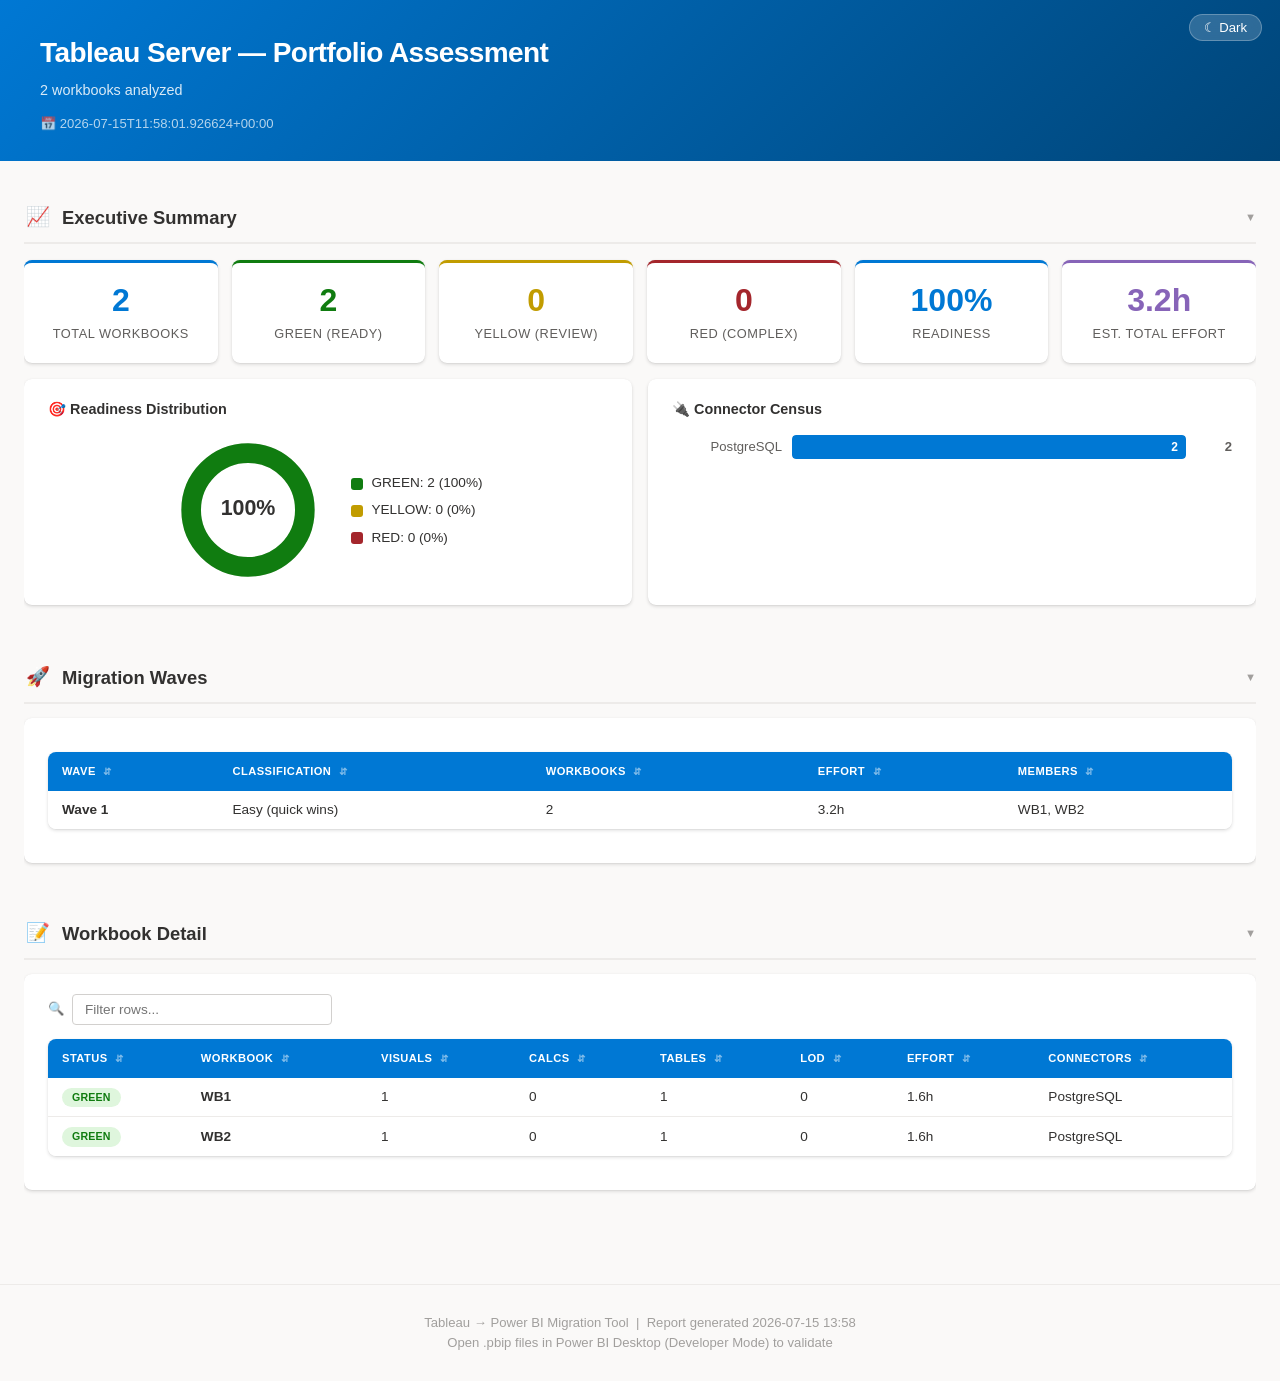
<file: artifacts/powerbi_projects/assessments/portfolio_assessment.html>
<!DOCTYPE html>
<html lang="en">
<head>
<meta charset="UTF-8">
<meta name="viewport" content="width=device-width, initial-scale=1.0">
<title>Tableau Server — Portfolio Assessment</title>
<style>
    :root {
        --pbi-blue: #0078d4;
        --pbi-dark-blue: #004578;
        --pbi-light-blue: #deecf9;
        --pbi-dark: #323130;
        --pbi-gray: #605e5c;
        --pbi-light-gray: #a19f9d;
        --pbi-bg: #faf9f8;
        --pbi-surface: #ffffff;
        --success: #107c10;
        --success-bg: #dff6dd;
        --warn: #797600;
        --warn-bg: #fff4ce;
        --fail: #a4262c;
        --fail-bg: #fde7e9;
        --purple: #8764b8;
        --teal: #038387;
        --orange: #ca5010;
        --shadow-sm: 0 1.6px 3.6px rgba(0,0,0,0.13), 0 0.3px 0.9px rgba(0,0,0,0.11);
        --shadow-md: 0 3.2px 7.2px rgba(0,0,0,0.13), 0 0.6px 1.8px rgba(0,0,0,0.11);
        --shadow-lg: 0 6.4px 14.4px rgba(0,0,0,0.13), 0 1.2px 3.6px rgba(0,0,0,0.11);
        --radius: 8px;
        --radius-sm: 4px;
    }

    * { box-sizing: border-box; margin: 0; padding: 0; }

    body {
        font-family: 'Segoe UI', -apple-system, BlinkMacSystemFont, 'Helvetica Neue', sans-serif;
        background: var(--pbi-bg);
        color: var(--pbi-dark);
        line-height: 1.5;
        -webkit-font-smoothing: antialiased;
    }

    /* ── Header ─────────────────────────────────────────────── */
    .report-header {
        background: linear-gradient(135deg, #0078d4 0%, #004578 100%);
        color: #fff;
        padding: 32px 40px 28px;
        margin-bottom: 24px;
    }
    .report-header h1 {
        font-size: 1.75em;
        font-weight: 600;
        letter-spacing: -0.02em;
        margin-bottom: 6px;
    }
    .report-header .subtitle {
        font-size: 0.9em;
        opacity: 0.85;
        font-weight: 400;
    }
    .report-header .meta {
        display: flex;
        gap: 16px;
        margin-top: 12px;
        font-size: 0.82em;
        opacity: 0.7;
    }
    .report-header .meta span {
        display: flex;
        align-items: center;
        gap: 4px;
    }

    /* ── Container ──────────────────────────────────────────── */
    .container {
        max-width: 1440px;
        margin: 0 auto;
        padding: 0 24px 40px;
    }

    /* ── Section headers ────────────────────────────────────── */
    .section-header {
        display: flex;
        align-items: center;
        gap: 10px;
        padding: 14px 0 10px;
        margin-top: 28px;
        border-bottom: 2px solid #edebe9;
        cursor: pointer;
        user-select: none;
        transition: border-color 0.2s;
    }
    .section-header:hover {
        border-bottom-color: var(--pbi-blue);
    }
    .section-header h2 {
        font-size: 1.15em;
        font-weight: 600;
        color: var(--pbi-dark);
        flex: 1;
    }
    .section-header .section-icon {
        font-size: 1.2em;
        width: 28px;
        text-align: center;
    }
    .section-header .toggle-arrow {
        font-size: 0.7em;
        color: var(--pbi-light-gray);
        transition: transform 0.3s ease;
    }
    .section-header .toggle-arrow.collapsed {
        transform: rotate(-90deg);
    }

    /* ── Collapsible sections ───────────────────────────────── */
    .section-body {
        overflow: hidden;
        transition: max-height 0.35s ease, opacity 0.25s ease;
        max-height: 8000px;
        opacity: 1;
    }
    .section-body.collapsed {
        max-height: 0 !important;
        opacity: 0;
    }

    /* ── Stat cards ─────────────────────────────────────────── */
    .stat-grid {
        display: grid;
        grid-template-columns: repeat(auto-fit, minmax(155px, 1fr));
        gap: 14px;
        margin: 16px 0;
    }
    .stat-card {
        background: var(--pbi-surface);
        border-radius: var(--radius);
        padding: 20px 16px;
        text-align: center;
        box-shadow: var(--shadow-sm);
        transition: transform 0.15s ease, box-shadow 0.15s ease;
        border-top: 3px solid transparent;
    }
    .stat-card:hover {
        transform: translateY(-2px);
        box-shadow: var(--shadow-md);
    }
    .stat-card .stat-value {
        font-size: 2em;
        font-weight: 700;
        line-height: 1.1;
        color: var(--pbi-blue);
    }
    .stat-card .stat-label {
        font-size: 0.8em;
        color: var(--pbi-gray);
        margin-top: 6px;
        font-weight: 500;
        text-transform: uppercase;
        letter-spacing: 0.04em;
    }
    .stat-card.accent-success { border-top-color: var(--success); }
    .stat-card.accent-success .stat-value { color: var(--success); }
    .stat-card.accent-warn { border-top-color: #c19c00; }
    .stat-card.accent-warn .stat-value { color: #c19c00; }
    .stat-card.accent-fail { border-top-color: var(--fail); }
    .stat-card.accent-fail .stat-value { color: var(--fail); }
    .stat-card.accent-purple { border-top-color: var(--purple); }
    .stat-card.accent-purple .stat-value { color: var(--purple); }
    .stat-card.accent-teal { border-top-color: var(--teal); }
    .stat-card.accent-teal .stat-value { color: var(--teal); }
    .stat-card.accent-blue { border-top-color: var(--pbi-blue); }

    /* ── Cards ──────────────────────────────────────────────── */
    .card {
        background: var(--pbi-surface);
        border-radius: var(--radius);
        padding: 20px 24px;
        margin: 14px 0;
        box-shadow: var(--shadow-sm);
    }
    .card h3 {
        font-size: 1em;
        font-weight: 600;
        color: var(--pbi-dark);
        margin-bottom: 14px;
    }
    .card h4 {
        font-size: 0.92em;
        font-weight: 600;
        color: var(--pbi-gray);
        margin: 18px 0 10px;
    }

    /* ── Tables ─────────────────────────────────────────────── */
    .table-container {
        overflow-x: auto;
        border-radius: var(--radius);
        box-shadow: var(--shadow-sm);
        margin: 14px 0;
    }
    table {
        border-collapse: collapse;
        width: 100%;
        font-size: 0.85em;
        background: var(--pbi-surface);
    }
    thead th {
        background: var(--pbi-blue);
        color: #fff;
        padding: 11px 14px;
        text-align: left;
        font-weight: 600;
        font-size: 0.82em;
        text-transform: uppercase;
        letter-spacing: 0.04em;
        position: sticky;
        top: 0;
        z-index: 2;
        white-space: nowrap;
    }
    thead th.sortable {
        cursor: pointer;
        user-select: none;
    }
    thead th.sortable:hover {
        background: #106ebe;
    }
    thead th .sort-icon {
        display: inline-block;
        margin-left: 4px;
        opacity: 0.5;
        font-size: 0.9em;
    }
    thead th.sort-asc .sort-icon,
    thead th.sort-desc .sort-icon {
        opacity: 1;
    }
    .detail-table thead th {
        background: var(--pbi-gray);
    }
    tbody td {
        padding: 9px 14px;
        border-bottom: 1px solid #edebe9;
        vertical-align: middle;
    }
    tbody tr:hover {
        background: #f3f2f1;
    }
    tbody tr:last-child td {
        border-bottom: none;
    }

    /* ── Search input for tables ─────────────────────────────── */
    .table-search {
        display: flex;
        align-items: center;
        gap: 8px;
        margin-bottom: 10px;
    }
    .table-search input {
        font-family: inherit;
        font-size: 0.85em;
        padding: 7px 12px;
        border: 1px solid #d2d0ce;
        border-radius: var(--radius-sm);
        width: 260px;
        outline: none;
        transition: border-color 0.2s;
    }
    .table-search input:focus {
        border-color: var(--pbi-blue);
        box-shadow: 0 0 0 2px rgba(0,120,212,0.2);
    }
    .table-search label {
        font-size: 0.82em;
        color: var(--pbi-gray);
    }

    /* ── Badges ─────────────────────────────────────────────── */
    .badge {
        display: inline-block;
        padding: 2px 10px;
        border-radius: 12px;
        font-weight: 600;
        font-size: 0.78em;
        letter-spacing: 0.02em;
        text-transform: uppercase;
    }
    .badge-green  { background: var(--success-bg); color: var(--success); }
    .badge-yellow { background: var(--warn-bg); color: var(--warn); }
    .badge-red    { background: var(--fail-bg); color: var(--fail); }
    .badge-blue   { background: var(--pbi-light-blue); color: var(--pbi-dark-blue); }
    .badge-gray   { background: #edebe9; color: var(--pbi-gray); }
    .badge-purple { background: #f3e8fd; color: #5c2d91; }
    .badge-teal   { background: #d4f4f4; color: #005b5e; }

    /* ── Tags ───────────────────────────────────────────────── */
    .tag {
        display: inline-block;
        padding: 2px 8px;
        border-radius: var(--radius-sm);
        font-size: 0.78em;
        font-weight: 500;
        white-space: nowrap;
    }
    .tag-connector { background: #e8f0fe; color: #1a73e8; }
    .tag-success   { background: var(--success-bg); color: var(--success); }
    .tag-warn      { background: var(--warn-bg); color: #856404; }
    .tag-danger    { background: var(--fail-bg); color: var(--fail); }
    .tag-dim       { background: #e8eaf6; color: #283593; }
    .tag-measure   { background: #fce4ec; color: #b71c1c; }

    /* Legacy tag aliases (used in body HTML across reports) */
    .connector-tag { display: inline-block; padding: 2px 8px; border-radius: var(--radius-sm); font-size: 0.78em; font-weight: 500; white-space: nowrap; background: #e8f0fe; color: #1a73e8; }
    .success-tag   { display: inline-block; padding: 2px 8px; border-radius: var(--radius-sm); font-size: 0.78em; font-weight: 500; white-space: nowrap; background: var(--success-bg); color: var(--success); }
    .warn-tag      { display: inline-block; padding: 2px 8px; border-radius: var(--radius-sm); font-size: 0.78em; font-weight: 500; white-space: nowrap; background: var(--warn-bg); color: #856404; }
    .danger-tag    { display: inline-block; padding: 2px 8px; border-radius: var(--radius-sm); font-size: 0.78em; font-weight: 500; white-space: nowrap; background: var(--fail-bg); color: var(--fail); }
    .isolated-tag  { display: inline-block; padding: 2px 8px; border-radius: var(--radius-sm); font-size: 0.78em; font-weight: 500; white-space: nowrap; background: #edebe9; color: var(--pbi-gray); }

    /* ── Fidelity bar ───────────────────────────────────────── */
    .fidelity-bar {
        display: inline-flex;
        align-items: center;
        gap: 8px;
        vertical-align: middle;
    }
    .fidelity-track {
        width: 120px;
        height: 8px;
        background: #edebe9;
        border-radius: 4px;
        overflow: hidden;
    }
    .fidelity-fill {
        height: 100%;
        border-radius: 4px;
        transition: width 0.5s ease;
    }
    .fidelity-label {
        font-size: 0.82em;
        font-weight: 600;
        min-width: 46px;
    }

    /* ── Charts row ─────────────────────────────────────────── */
    .chart-row {
        display: grid;
        grid-template-columns: repeat(auto-fit, minmax(320px, 1fr));
        gap: 16px;
        margin: 16px 0;
    }
    .chart-card {
        background: var(--pbi-surface);
        border-radius: var(--radius);
        padding: 20px 24px;
        box-shadow: var(--shadow-sm);
    }
    .chart-card h4 {
        font-size: 0.9em;
        font-weight: 600;
        color: var(--pbi-dark);
        margin-bottom: 14px;
    }

    /* ── Donut chart ────────────────────────────────────────── */
    .donut-container {
        display: flex;
        align-items: center;
        justify-content: center;
        gap: 28px;
    }
    .donut { width: 150px; height: 150px; }
    .donut circle {
        transition: stroke-dasharray 0.8s ease;
    }
    .donut-legend {
        font-size: 0.85em;
        line-height: 2;
    }
    .legend-dot {
        display: inline-block;
        width: 12px;
        height: 12px;
        border-radius: 3px;
        margin-right: 8px;
        vertical-align: middle;
    }

    /* ── Bar chart ──────────────────────────────────────────── */
    .bar-chart { display: flex; flex-direction: column; gap: 8px; }
    .bar-row { display: flex; align-items: center; gap: 10px; }
    .bar-label {
        width: 110px;
        text-align: right;
        font-size: 0.82em;
        color: var(--pbi-gray);
        flex-shrink: 0;
        font-weight: 500;
    }
    .bar-track {
        flex: 1;
        height: 24px;
        background: #edebe9;
        border-radius: var(--radius-sm);
        overflow: hidden;
        position: relative;
    }
    .bar-fill {
        height: 100%;
        border-radius: var(--radius-sm);
        display: flex;
        align-items: center;
        justify-content: flex-end;
        padding-right: 8px;
        color: #fff;
        font-size: 0.75em;
        font-weight: 600;
        transition: width 0.5s ease;
        min-width: 0;
    }
    .bar-value {
        font-size: 0.82em;
        color: var(--pbi-gray);
        width: 36px;
        text-align: right;
        font-weight: 600;
    }

    /* ── Tabs ───────────────────────────────────────────────── */
    .tab-bar {
        display: flex;
        gap: 4px;
        border-bottom: 2px solid #edebe9;
        margin-bottom: 14px;
        overflow-x: auto;
    }
    .tab {
        padding: 8px 18px;
        cursor: pointer;
        font-size: 0.85em;
        font-weight: 500;
        border-radius: var(--radius-sm) var(--radius-sm) 0 0;
        transition: all 0.2s;
        color: var(--pbi-gray);
        white-space: nowrap;
        border-bottom: 2px solid transparent;
        margin-bottom: -2px;
    }
    .tab:hover {
        background: var(--pbi-light-blue);
        color: var(--pbi-blue);
    }
    .tab.active {
        color: var(--pbi-blue);
        font-weight: 600;
        border-bottom-color: var(--pbi-blue);
        background: transparent;
    }
    .tab-content { display: none; }
    .tab-content.active { display: block; }

    /* ── Heatmap ────────────────────────────────────────────── */
    .heatmap td {
        text-align: center;
        font-weight: 600;
        font-size: 0.82em;
        transition: background 0.2s;
    }
    .heatmap td.heat-label {
        text-align: left;
        font-weight: 600;
        color: var(--pbi-dark);
        background: transparent !important;
    }

    /* ── Flow diagram ───────────────────────────────────────── */
    .flow-container {
        display: flex;
        align-items: center;
        justify-content: center;
        gap: 0;
        padding: 20px 0;
        overflow-x: auto;
    }
    .flow-box {
        background: var(--pbi-surface);
        border: 2px solid var(--pbi-blue);
        border-radius: var(--radius);
        padding: 12px 20px;
        text-align: center;
        font-size: 0.85em;
        font-weight: 600;
        min-width: 120px;
        box-shadow: var(--shadow-sm);
    }
    .flow-box.accent { background: var(--pbi-light-blue); }
    .flow-arrow {
        color: var(--pbi-blue);
        font-size: 1.5em;
        padding: 0 8px;
        flex-shrink: 0;
    }

    /* ── Command box (terminal style) ───────────────────────── */
    .cmd-box {
        background: #1e1e1e;
        color: #d4d4d4;
        font-family: 'Cascadia Code', 'Consolas', 'Monaco', monospace;
        font-size: 0.82em;
        padding: 14px 18px;
        border-radius: var(--radius);
        overflow-x: auto;
        margin: 8px 0;
        line-height: 1.6;
    }
    .cmd-box .prompt { color: #569cd6; }
    .cmd-box .flag { color: #ce9178; }

    /* ── Mono / code ────────────────────────────────────────── */
    .mono {
        font-family: 'Cascadia Code', 'Consolas', 'Monaco', monospace;
        font-size: 0.85em;
    }
    code {
        background: #f3f2f1;
        padding: 2px 6px;
        border-radius: 3px;
        font-family: 'Cascadia Code', 'Consolas', 'Monaco', monospace;
        font-size: 0.88em;
    }

    /* ── Utility ─────────────────────────────────────────────── */
    .text-success { color: var(--success); }
    .text-warn    { color: #c19c00; }
    .text-fail    { color: var(--fail); }
    .text-blue    { color: var(--pbi-blue); }
    .text-gray    { color: var(--pbi-gray); }
    .text-muted   { color: var(--pbi-light-gray); }
    .fw-bold      { font-weight: 600; }
    .fs-sm        { font-size: 0.85em; }
    .mt-0         { margin-top: 0; }
    .mb-0         { margin-bottom: 0; }
    .nowrap       { white-space: nowrap; }

    /* ── Theme toggle ─────────────────────────────────────────── */
    .theme-toggle {
        position: fixed;
        top: 14px;
        right: 18px;
        z-index: 1000;
        background: rgba(255,255,255,0.18);
        border: 1px solid rgba(255,255,255,0.25);
        color: #fff;
        border-radius: 20px;
        padding: 5px 14px;
        font-size: 0.82em;
        font-weight: 500;
        cursor: pointer;
        backdrop-filter: blur(6px);
        -webkit-backdrop-filter: blur(6px);
        transition: background 0.2s, color 0.2s, border-color 0.2s;
        display: flex;
        align-items: center;
        gap: 6px;
        font-family: inherit;
    }
    .theme-toggle:hover {
        background: rgba(255,255,255,0.3);
    }
    .dark .theme-toggle {
        background: rgba(255,255,255,0.1);
        border-color: rgba(255,255,255,0.15);
        color: #e0e0e0;
    }
    .dark .theme-toggle:hover {
        background: rgba(255,255,255,0.18);
    }

    /* ── Footer ──────────────────────────────────────────────── */
    .report-footer {
        text-align: center;
        padding: 28px 20px;
        margin-top: 40px;
        border-top: 1px solid #edebe9;
        color: var(--pbi-light-gray);
        font-size: 0.82em;
    }
    .report-footer a {
        color: var(--pbi-blue);
        text-decoration: none;
    }

    /* ── Cluster cards ───────────────────────────────────────── */
    .cluster-card {
        border-left: 4px solid var(--pbi-blue);
        margin: 12px 0;
        padding: 16px 20px;
        background: var(--pbi-surface);
        border-radius: 0 var(--radius) var(--radius) 0;
        box-shadow: var(--shadow-sm);
    }
    .cluster-card.merge   { border-left-color: var(--success); }
    .cluster-card.partial { border-left-color: #c19c00; }
    .cluster-card.separate { border-left-color: var(--fail); }

    /* ── Matrix cell ─────────────────────────────────────────── */
    .matrix-cell {
        font-weight: 600;
        font-size: 0.82em;
        min-width: 50px;
        text-align: center;
    }

    /* ── Print ───────────────────────────────────────────────── */
    @media print {
        @page { size: A4 portrait; margin: 18mm 15mm; }
        * { -webkit-print-color-adjust: exact !important; print-color-adjust: exact !important; }
        body { background: #fff; font-size: 10pt; line-height: 1.45; }
        .report-header { background: #0078d4 !important; padding: 20px 24px 16px; }
        .container { padding: 0 8px 20px; }
        .section-body { max-height: none !important; opacity: 1 !important; overflow: visible !important; }
        .section-body.collapsed { max-height: none !important; opacity: 1 !important; }
        .section-header { cursor: default; pointer-events: none; }
        .toggle-arrow { display: none; }
        .theme-toggle { display: none !important; }
        .table-search { display: none; }
        .tab-bar { display: none; }
        .tab-content { display: block !important; }
        .stat-card { break-inside: avoid; }
        .card { break-inside: avoid; }
        .table-container { break-inside: avoid; }
        .chart-card { break-inside: avoid; }
        .donut-container { break-inside: avoid; }
        .bar-chart { break-inside: avoid; }
        thead th { background: #0078d4 !important; color: #fff !important; font-size: 0.78em; }
        tbody td { font-size: 0.8em; padding: 5px 8px; }
        .badge { border: 1px solid currentColor; }
        .report-footer { page-break-before: avoid; margin-top: 20px; }
    }

    /* ── Responsive ──────────────────────────────────────────── */
    @media (max-width: 768px) {
        .report-header { padding: 20px; }
        .report-header h1 { font-size: 1.3em; }
        .container { padding: 0 12px 20px; }
        .stat-grid { grid-template-columns: repeat(auto-fit, minmax(120px, 1fr)); }
        .chart-row { grid-template-columns: 1fr; }
        .bar-label { width: 80px; }
        .donut-container { flex-direction: column; }
    }

    /* ── Dark mode (class-based, toggled by JS) ──────────────── */
    html.dark {
        --pbi-bg: #1b1a19;
        --pbi-surface: #252423;
        --pbi-dark: #f3f2f1;
        --pbi-gray: #b3b0ad;
        --pbi-light-gray: #8a8886;
    }
    html.dark body { background: var(--pbi-bg); color: var(--pbi-dark); }
    html.dark .report-header { background: linear-gradient(135deg, #004578 0%, #001d33 100%); }
    html.dark .stat-card { background: var(--pbi-surface); box-shadow: 0 1.6px 3.6px rgba(0,0,0,0.4); }
    html.dark .card { background: var(--pbi-surface); box-shadow: 0 1.6px 3.6px rgba(0,0,0,0.4); }
    html.dark table { background: var(--pbi-surface); }
    html.dark thead th { background: #004578; }
    html.dark thead th.sortable:hover { background: #005a9e; }
    html.dark .detail-table thead th { background: #3b3a39; }
    html.dark tbody td { border-bottom-color: #3b3a39; }
    html.dark tbody tr:hover { background: #323130; }
    html.dark .section-header:hover { border-bottom-color: #2b88d8; }
    html.dark .section-header { border-bottom-color: #3b3a39; }
    html.dark .tab-bar { border-bottom-color: #3b3a39; }
    html.dark .tab:hover { background: rgba(0,120,212,0.15); }
    html.dark .fidelity-track { background: #3b3a39; }
    html.dark .bar-track { background: #3b3a39; }
    html.dark .badge-gray { background: #3b3a39; color: #b3b0ad; }
    html.dark .connector-tag { background: #1a3a5c; color: #6cb8f6; }
    html.dark .success-tag { background: #1a3a1a; color: #6ccb5f; }
    html.dark .warn-tag { background: #3a3500; color: #d4c75f; }
    html.dark .danger-tag { background: #4a1a1d; color: #f5707a; }
    html.dark .isolated-tag { background: #3b3a39; color: #b3b0ad; }
    html.dark .tag-connector { background: #1a3a5c; color: #6cb8f6; }
    html.dark .tag-success { background: #1a3a1a; color: #6ccb5f; }
    html.dark .tag-warn { background: #3a3500; color: #d4c75f; }
    html.dark .tag-danger { background: #4a1a1d; color: #f5707a; }
    html.dark code { background: #3b3a39; }
    html.dark .cmd-box { background: #0d0d0d; }
    html.dark .report-footer { border-top-color: #3b3a39; }
    html.dark .table-search input { background: #323130; border-color: #3b3a39; color: var(--pbi-dark); }
    html.dark .table-search input:focus { border-color: #2b88d8; }
    html.dark .cluster-card { background: var(--pbi-surface); box-shadow: 0 1.6px 3.6px rgba(0,0,0,0.4); }
    html.dark .flow-box { background: var(--pbi-surface); border-color: #2b88d8; box-shadow: 0 1.6px 3.6px rgba(0,0,0,0.4); }

    @media print {
        html.dark {
            --pbi-bg: #fff;
            --pbi-surface: #fff;
            --pbi-dark: #323130;
            --pbi-gray: #605e5c;
            --pbi-light-gray: #a19f9d;
        }
        html.dark body { background: #fff; color: #323130; }
        html.dark .report-header { background: #0078d4 !important; }
    }
</style>
<script>(function(){var s=null;try{s=localStorage.getItem('pbi-theme')}catch(e){}if(s==='dark')document.documentElement.classList.add('dark')})();</script>
</head>
<body>
<button id="theme-toggle-btn" class="theme-toggle" onclick="toggleTheme()">&#9790; Dark</button>
<div class="report-header">
    <h1>Tableau Server — Portfolio Assessment</h1>
    <div class='subtitle'>2 workbooks analyzed</div>
    <div class="meta">
        <span>&#128197; 2026-07-15T11:58:01.926624+00:00</span>
    </div>
</div>
<div class="container">

<div class="section-header" onclick="toggleSection('summary')">
    <span class="section-icon">&#128200;</span>
    <h2>Executive Summary</h2>
    <span class="toggle-arrow" id="summary-arrow">&#9660;</span>
</div>
<div class="section-body" id="summary">
<div class="stat-grid">
<div class="stat-card accent-blue">
    <div class="stat-value">2</div>
    <div class="stat-label">Total Workbooks</div>
</div>
<div class="stat-card accent-success">
    <div class="stat-value">2</div>
    <div class="stat-label">GREEN (Ready)</div>
</div>
<div class="stat-card accent-warn">
    <div class="stat-value">0</div>
    <div class="stat-label">YELLOW (Review)</div>
</div>
<div class="stat-card accent-fail">
    <div class="stat-value">0</div>
    <div class="stat-label">RED (Complex)</div>
</div>
<div class="stat-card accent-blue">
    <div class="stat-value">100%</div>
    <div class="stat-label">Readiness</div>
</div>
<div class="stat-card accent-purple">
    <div class="stat-value">3.2h</div>
    <div class="stat-label">Est. Total Effort</div>
</div>
</div><div class="chart-row"><div class="chart-card"><h4>&#127919; Readiness Distribution</h4><div class="donut-container">
<svg class="donut" viewBox="0 0 42 42">
<circle cx="21" cy="21" r="15.91549431" fill="transparent" stroke="#edebe9" stroke-width="5.5"></circle>
<circle cx="21" cy="21" r="15.91549431" fill="transparent" stroke="#107c10" stroke-width="5.5" stroke-dasharray="100.00 0.00" stroke-dashoffset="25.00"></circle>
<circle cx="21" cy="21" r="15.91549431" fill="transparent" stroke="#c19c00" stroke-width="5.5" stroke-dasharray="0.00 100.00" stroke-dashoffset="-75.00"></circle>
<circle cx="21" cy="21" r="15.91549431" fill="transparent" stroke="#a4262c" stroke-width="5.5" stroke-dasharray="0.00 100.00" stroke-dashoffset="-75.00"></circle>
<text x="21" y="22.5" text-anchor="middle" font-size="6" font-weight="bold" fill="#323130">100%</text>
</svg>
<div class="donut-legend">
<div><span class="legend-dot" style="background:#107c10"></span>GREEN: 2 (100%)</div>
<div><span class="legend-dot" style="background:#c19c00"></span>YELLOW: 0 (0%)</div>
<div><span class="legend-dot" style="background:#a4262c"></span>RED: 0 (0%)</div>
</div>
</div></div><div class="chart-card"><h4>&#128268; Connector Census</h4><div class="bar-chart">
<div class="bar-row">
    <div class="bar-label">PostgreSQL</div>
    <div class="bar-track"><div class="bar-fill" style="width:100.0%;background:#0078d4">2</div></div>
    <div class="bar-value">2</div>
</div>
</div></div></div>
</div> <!-- /section -->

<div class="section-header" onclick="toggleSection('waves')">
    <span class="section-icon">&#128640;</span>
    <h2>Migration Waves</h2>
    <span class="toggle-arrow" id="waves-arrow">&#9660;</span>
</div>
<div class="section-body" id="waves">
<div class="card"><div class="table-container"><table id="wave-tbl">
<thead><tr>
<th class="sortable" onclick="sortTable('wave-tbl', 0)">Wave <span class="sort-icon">&#8693;</span></th>
<th class="sortable" onclick="sortTable('wave-tbl', 1)">Classification <span class="sort-icon">&#8693;</span></th>
<th class="sortable" onclick="sortTable('wave-tbl', 2)">Workbooks <span class="sort-icon">&#8693;</span></th>
<th class="sortable" onclick="sortTable('wave-tbl', 3)">Effort <span class="sort-icon">&#8693;</span></th>
<th class="sortable" onclick="sortTable('wave-tbl', 4)">Members <span class="sort-icon">&#8693;</span></th>
</tr></thead>
<tbody>
<tr><td><strong>Wave 1</strong></td><td>Easy (quick wins)</td><td>2</td><td>3.2h</td><td>WB1, WB2</td></tr>
</tbody></table></div></div>
</div> <!-- /section -->

<div class="section-header" onclick="toggleSection('detail')">
    <span class="section-icon">&#128221;</span>
    <h2>Workbook Detail</h2>
    <span class="toggle-arrow" id="detail-arrow">&#9660;</span>
</div>
<div class="section-body" id="detail">
<div class="card"><div class="table-search">
    <label>&#128269;</label>
    <input type="text" id="search-wb-detail-tbl" placeholder="Filter rows..." oninput="filterTable('search-wb-detail-tbl', 'wb-detail-tbl')">
</div>
<div class="table-container"><table id="wb-detail-tbl">
<thead><tr>
<th class="sortable" onclick="sortTable('wb-detail-tbl', 0)">Status <span class="sort-icon">&#8693;</span></th>
<th class="sortable" onclick="sortTable('wb-detail-tbl', 1)">Workbook <span class="sort-icon">&#8693;</span></th>
<th class="sortable" onclick="sortTable('wb-detail-tbl', 2)">Visuals <span class="sort-icon">&#8693;</span></th>
<th class="sortable" onclick="sortTable('wb-detail-tbl', 3)">Calcs <span class="sort-icon">&#8693;</span></th>
<th class="sortable" onclick="sortTable('wb-detail-tbl', 4)">Tables <span class="sort-icon">&#8693;</span></th>
<th class="sortable" onclick="sortTable('wb-detail-tbl', 5)">LOD <span class="sort-icon">&#8693;</span></th>
<th class="sortable" onclick="sortTable('wb-detail-tbl', 6)">Effort <span class="sort-icon">&#8693;</span></th>
<th class="sortable" onclick="sortTable('wb-detail-tbl', 7)">Connectors <span class="sort-icon">&#8693;</span></th>
</tr></thead>
<tbody>
<tr><td><span class="badge badge-green">GREEN</span></td><td><strong>WB1</strong></td><td>1</td><td>0</td><td>1</td><td>0</td><td>1.6h</td><td>PostgreSQL</td></tr>
<tr><td><span class="badge badge-green">GREEN</span></td><td><strong>WB2</strong></td><td>1</td><td>0</td><td>1</td><td>0</td><td>1.6h</td><td>PostgreSQL</td></tr>
</tbody></table></div></div>
</div> <!-- /section -->

</div> <!-- /container -->
<div class="report-footer">
    <p>Tableau &#8594; Power BI Migration Tool &nbsp;|&nbsp; Report generated 2026-07-15 13:58</p>
    <p>Open .pbip files in Power BI Desktop (Developer Mode) to validate</p>
</div>
<script>

function toggleSection(id) {
    var body = document.getElementById(id);
    var arrow = document.getElementById(id + '-arrow');
    if (!body) return;
    body.classList.toggle('collapsed');
    if (arrow) arrow.classList.toggle('collapsed');
}

function switchTab(groupId, tabName) {
    // Find the tab bar by looking for tabs with matching group
    var allTabs = document.querySelectorAll('[data-tab-group="' + groupId + '"]');
    allTabs.forEach(function(t) { t.classList.remove('active'); });
    var allContents = document.querySelectorAll('[data-tab-content-group="' + groupId + '"]');
    allContents.forEach(function(c) { c.classList.remove('active'); });
    // Activate clicked tab
    var targetTab = document.querySelector('[data-tab-group="' + groupId + '"][data-tab-name="' + tabName + '"]');
    if (targetTab) targetTab.classList.add('active');
    var targetContent = document.getElementById(groupId + '-' + tabName);
    if (targetContent) targetContent.classList.add('active');
}

function filterTable(inputId, tableId) {
    var input = document.getElementById(inputId);
    var table = document.getElementById(tableId);
    if (!input || !table) return;
    var filter = input.value.toLowerCase();
    var rows = table.querySelectorAll('tbody tr');
    rows.forEach(function(row) {
        var text = row.textContent.toLowerCase();
        row.style.display = text.indexOf(filter) > -1 ? '' : 'none';
    });
}

function sortTable(tableId, colIndex) {
    var table = document.getElementById(tableId);
    if (!table) return;
    var th = table.querySelectorAll('thead th')[colIndex];
    var tbody = table.querySelector('tbody');
    var rows = Array.from(tbody.querySelectorAll('tr'));
    var isAsc = th.classList.contains('sort-asc');

    // Clear sort state from all headers
    table.querySelectorAll('thead th').forEach(function(h) {
        h.classList.remove('sort-asc', 'sort-desc');
    });

    th.classList.add(isAsc ? 'sort-desc' : 'sort-asc');
    var direction = isAsc ? -1 : 1;

    rows.sort(function(a, b) {
        var aVal = a.cells[colIndex].getAttribute('data-sort') || a.cells[colIndex].textContent.trim();
        var bVal = b.cells[colIndex].getAttribute('data-sort') || b.cells[colIndex].textContent.trim();
        var aNum = parseFloat(aVal.replace(/[^0-9.-]/g, ''));
        var bNum = parseFloat(bVal.replace(/[^0-9.-]/g, ''));
        if (!isNaN(aNum) && !isNaN(bNum)) return (aNum - bNum) * direction;
        return aVal.localeCompare(bVal) * direction;
    });

    rows.forEach(function(row) { tbody.appendChild(row); });
}

/* ── Theme toggle (dark / light) ──────────────────────── */
function toggleTheme() {
    var html = document.documentElement;
    var isDark = html.classList.toggle('dark');
    var btn = document.getElementById('theme-toggle-btn');
    if (btn) {
        btn.innerHTML = isDark ? '&#9788; Light' : '&#9790; Dark';
    }
    try { localStorage.setItem('pbi-theme', isDark ? 'dark' : 'light'); } catch(e) {}
}

(function initTheme() {
    var saved = null;
    try { saved = localStorage.getItem('pbi-theme'); } catch(e) {}
    if (saved === 'dark') {
        document.documentElement.classList.add('dark');
    }
    // Update button label once DOM is ready
    document.addEventListener('DOMContentLoaded', function() {
        var btn = document.getElementById('theme-toggle-btn');
        if (btn && document.documentElement.classList.contains('dark')) {
            btn.innerHTML = '&#9788; Light';
        }
    });
})();

</script>
</body>
</html>
</file>
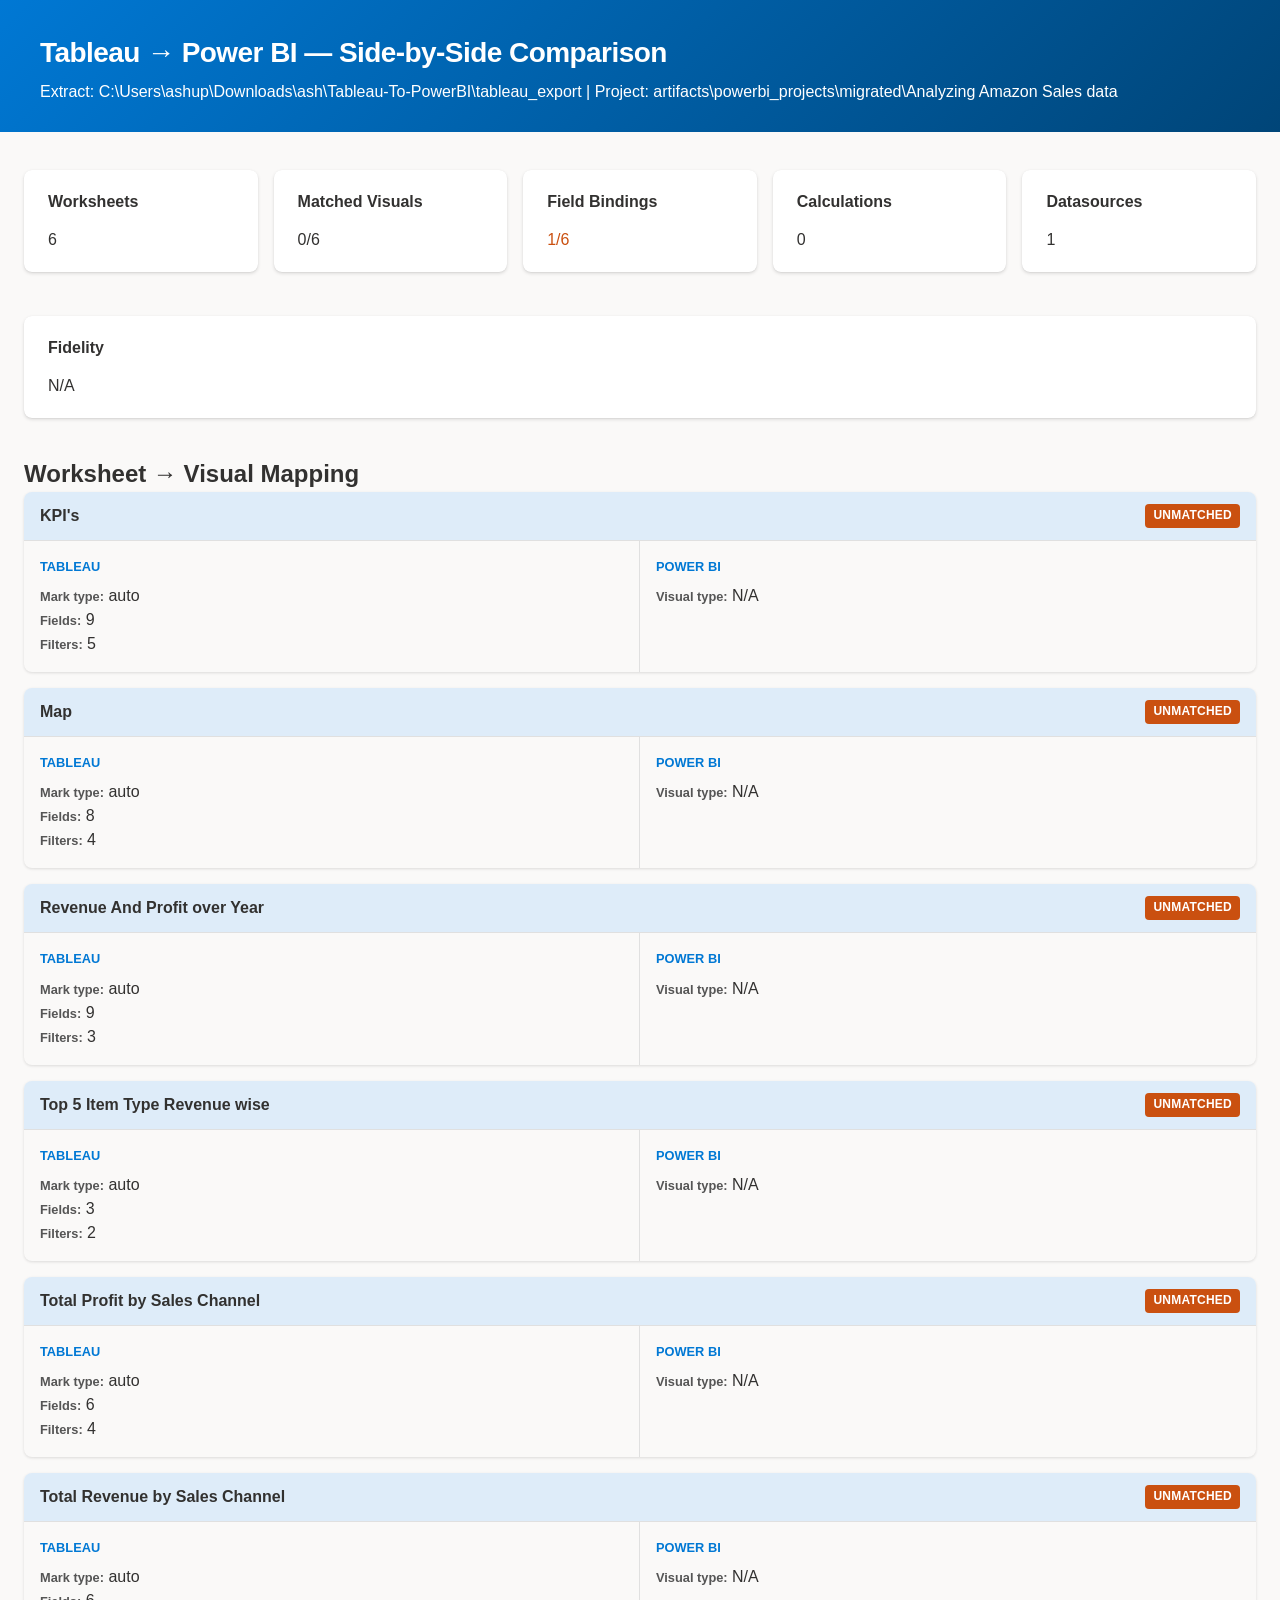
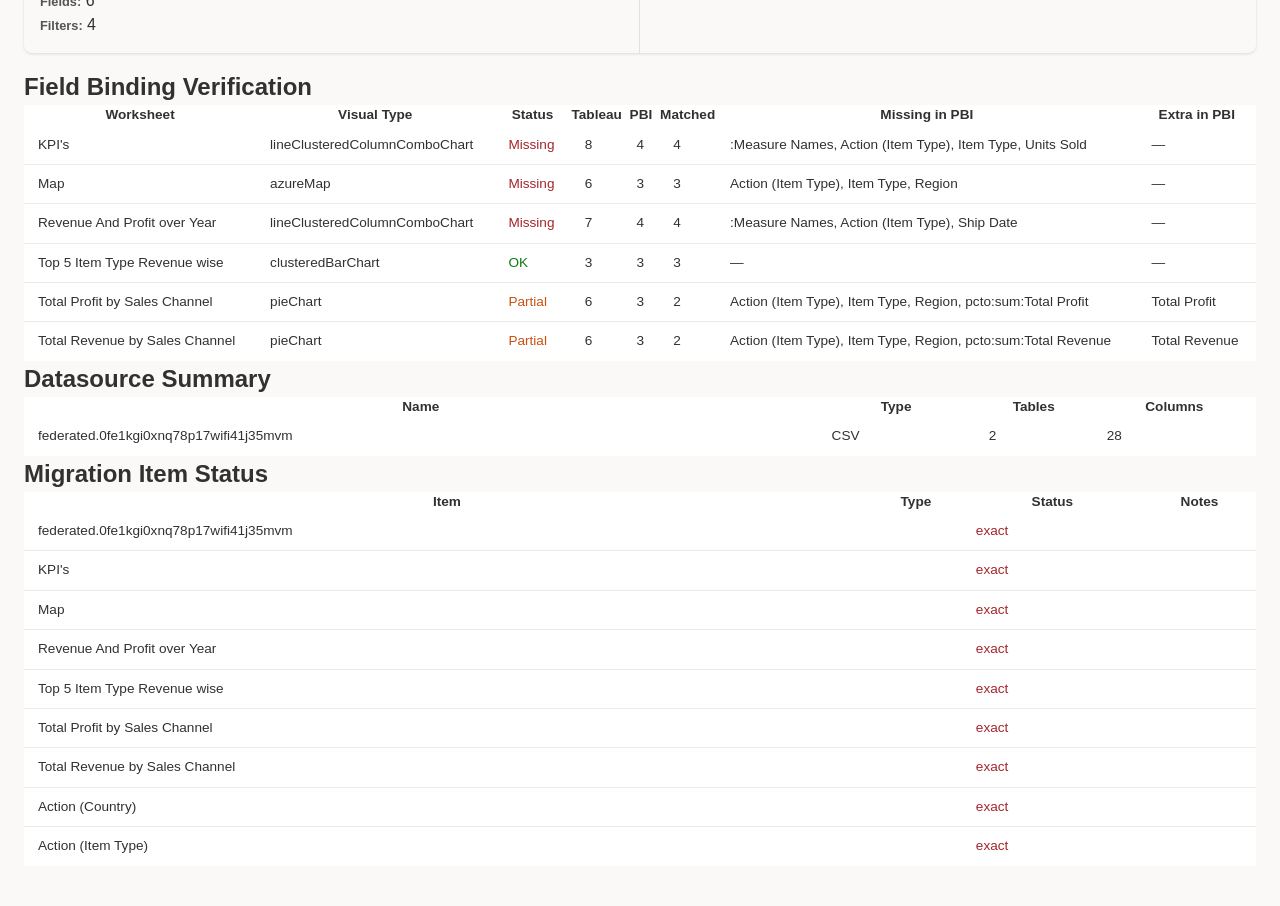
<file: artifacts/powerbi_projects/migrated/comparison_Analyzing Amazon Sales data.html>
<!DOCTYPE html>
<html lang="en">
<head>
<meta charset="utf-8">
<meta name="viewport" content="width=device-width, initial-scale=1">
<title>Migration Comparison Report</title>
<style>
    :root {
        --pbi-blue: #0078d4;
        --pbi-dark-blue: #004578;
        --pbi-light-blue: #deecf9;
        --pbi-dark: #323130;
        --pbi-gray: #605e5c;
        --pbi-light-gray: #a19f9d;
        --pbi-bg: #faf9f8;
        --pbi-surface: #ffffff;
        --success: #107c10;
        --success-bg: #dff6dd;
        --warn: #797600;
        --warn-bg: #fff4ce;
        --fail: #a4262c;
        --fail-bg: #fde7e9;
        --purple: #8764b8;
        --teal: #038387;
        --orange: #ca5010;
        --shadow-sm: 0 1.6px 3.6px rgba(0,0,0,0.13), 0 0.3px 0.9px rgba(0,0,0,0.11);
        --shadow-md: 0 3.2px 7.2px rgba(0,0,0,0.13), 0 0.6px 1.8px rgba(0,0,0,0.11);
        --shadow-lg: 0 6.4px 14.4px rgba(0,0,0,0.13), 0 1.2px 3.6px rgba(0,0,0,0.11);
        --radius: 8px;
        --radius-sm: 4px;
    }

    * { box-sizing: border-box; margin: 0; padding: 0; }

    body {
        font-family: 'Segoe UI', -apple-system, BlinkMacSystemFont, 'Helvetica Neue', sans-serif;
        background: var(--pbi-bg);
        color: var(--pbi-dark);
        line-height: 1.5;
        -webkit-font-smoothing: antialiased;
    }

    /* ── Header ─────────────────────────────────────────────── */
    .report-header {
        background: linear-gradient(135deg, #0078d4 0%, #004578 100%);
        color: #fff;
        padding: 32px 40px 28px;
        margin-bottom: 24px;
    }
    .report-header h1 {
        font-size: 1.75em;
        font-weight: 600;
        letter-spacing: -0.02em;
        margin-bottom: 6px;
    }
    .report-header .subtitle {
        font-size: 0.9em;
        opacity: 0.85;
        font-weight: 400;
    }
    .report-header .meta {
        display: flex;
        gap: 16px;
        margin-top: 12px;
        font-size: 0.82em;
        opacity: 0.7;
    }
    .report-header .meta span {
        display: flex;
        align-items: center;
        gap: 4px;
    }

    /* ── Container ──────────────────────────────────────────── */
    .container {
        max-width: 1440px;
        margin: 0 auto;
        padding: 0 24px 40px;
    }

    /* ── Section headers ────────────────────────────────────── */
    .section-header {
        display: flex;
        align-items: center;
        gap: 10px;
        padding: 14px 0 10px;
        margin-top: 28px;
        border-bottom: 2px solid #edebe9;
        cursor: pointer;
        user-select: none;
        transition: border-color 0.2s;
    }
    .section-header:hover {
        border-bottom-color: var(--pbi-blue);
    }
    .section-header h2 {
        font-size: 1.15em;
        font-weight: 600;
        color: var(--pbi-dark);
        flex: 1;
    }
    .section-header .section-icon {
        font-size: 1.2em;
        width: 28px;
        text-align: center;
    }
    .section-header .toggle-arrow {
        font-size: 0.7em;
        color: var(--pbi-light-gray);
        transition: transform 0.3s ease;
    }
    .section-header .toggle-arrow.collapsed {
        transform: rotate(-90deg);
    }

    /* ── Collapsible sections ───────────────────────────────── */
    .section-body {
        overflow: hidden;
        transition: max-height 0.35s ease, opacity 0.25s ease;
        max-height: 8000px;
        opacity: 1;
    }
    .section-body.collapsed {
        max-height: 0 !important;
        opacity: 0;
    }

    /* ── Stat cards ─────────────────────────────────────────── */
    .stat-grid {
        display: grid;
        grid-template-columns: repeat(auto-fit, minmax(155px, 1fr));
        gap: 14px;
        margin: 16px 0;
    }
    .stat-card {
        background: var(--pbi-surface);
        border-radius: var(--radius);
        padding: 20px 16px;
        text-align: center;
        box-shadow: var(--shadow-sm);
        transition: transform 0.15s ease, box-shadow 0.15s ease;
        border-top: 3px solid transparent;
    }
    .stat-card:hover {
        transform: translateY(-2px);
        box-shadow: var(--shadow-md);
    }
    .stat-card .stat-value {
        font-size: 2em;
        font-weight: 700;
        line-height: 1.1;
        color: var(--pbi-blue);
    }
    .stat-card .stat-label {
        font-size: 0.8em;
        color: var(--pbi-gray);
        margin-top: 6px;
        font-weight: 500;
        text-transform: uppercase;
        letter-spacing: 0.04em;
    }
    .stat-card.accent-success { border-top-color: var(--success); }
    .stat-card.accent-success .stat-value { color: var(--success); }
    .stat-card.accent-warn { border-top-color: #c19c00; }
    .stat-card.accent-warn .stat-value { color: #c19c00; }
    .stat-card.accent-fail { border-top-color: var(--fail); }
    .stat-card.accent-fail .stat-value { color: var(--fail); }
    .stat-card.accent-purple { border-top-color: var(--purple); }
    .stat-card.accent-purple .stat-value { color: var(--purple); }
    .stat-card.accent-teal { border-top-color: var(--teal); }
    .stat-card.accent-teal .stat-value { color: var(--teal); }
    .stat-card.accent-blue { border-top-color: var(--pbi-blue); }

    /* ── Cards ──────────────────────────────────────────────── */
    .card {
        background: var(--pbi-surface);
        border-radius: var(--radius);
        padding: 20px 24px;
        margin: 14px 0;
        box-shadow: var(--shadow-sm);
    }
    .card h3 {
        font-size: 1em;
        font-weight: 600;
        color: var(--pbi-dark);
        margin-bottom: 14px;
    }
    .card h4 {
        font-size: 0.92em;
        font-weight: 600;
        color: var(--pbi-gray);
        margin: 18px 0 10px;
    }

    /* ── Tables ─────────────────────────────────────────────── */
    .table-container {
        overflow-x: auto;
        border-radius: var(--radius);
        box-shadow: var(--shadow-sm);
        margin: 14px 0;
    }
    table {
        border-collapse: collapse;
        width: 100%;
        font-size: 0.85em;
        background: var(--pbi-surface);
    }
    thead th {
        background: var(--pbi-blue);
        color: #fff;
        padding: 11px 14px;
        text-align: left;
        font-weight: 600;
        font-size: 0.82em;
        text-transform: uppercase;
        letter-spacing: 0.04em;
        position: sticky;
        top: 0;
        z-index: 2;
        white-space: nowrap;
    }
    thead th.sortable {
        cursor: pointer;
        user-select: none;
    }
    thead th.sortable:hover {
        background: #106ebe;
    }
    thead th .sort-icon {
        display: inline-block;
        margin-left: 4px;
        opacity: 0.5;
        font-size: 0.9em;
    }
    thead th.sort-asc .sort-icon,
    thead th.sort-desc .sort-icon {
        opacity: 1;
    }
    .detail-table thead th {
        background: var(--pbi-gray);
    }
    tbody td {
        padding: 9px 14px;
        border-bottom: 1px solid #edebe9;
        vertical-align: middle;
    }
    tbody tr:hover {
        background: #f3f2f1;
    }
    tbody tr:last-child td {
        border-bottom: none;
    }

    /* ── Search input for tables ─────────────────────────────── */
    .table-search {
        display: flex;
        align-items: center;
        gap: 8px;
        margin-bottom: 10px;
    }
    .table-search input {
        font-family: inherit;
        font-size: 0.85em;
        padding: 7px 12px;
        border: 1px solid #d2d0ce;
        border-radius: var(--radius-sm);
        width: 260px;
        outline: none;
        transition: border-color 0.2s;
    }
    .table-search input:focus {
        border-color: var(--pbi-blue);
        box-shadow: 0 0 0 2px rgba(0,120,212,0.2);
    }
    .table-search label {
        font-size: 0.82em;
        color: var(--pbi-gray);
    }

    /* ── Badges ─────────────────────────────────────────────── */
    .badge {
        display: inline-block;
        padding: 2px 10px;
        border-radius: 12px;
        font-weight: 600;
        font-size: 0.78em;
        letter-spacing: 0.02em;
        text-transform: uppercase;
    }
    .badge-green  { background: var(--success-bg); color: var(--success); }
    .badge-yellow { background: var(--warn-bg); color: var(--warn); }
    .badge-red    { background: var(--fail-bg); color: var(--fail); }
    .badge-blue   { background: var(--pbi-light-blue); color: var(--pbi-dark-blue); }
    .badge-gray   { background: #edebe9; color: var(--pbi-gray); }
    .badge-purple { background: #f3e8fd; color: #5c2d91; }
    .badge-teal   { background: #d4f4f4; color: #005b5e; }

    /* ── Tags ───────────────────────────────────────────────── */
    .tag {
        display: inline-block;
        padding: 2px 8px;
        border-radius: var(--radius-sm);
        font-size: 0.78em;
        font-weight: 500;
        white-space: nowrap;
    }
    .tag-connector { background: #e8f0fe; color: #1a73e8; }
    .tag-success   { background: var(--success-bg); color: var(--success); }
    .tag-warn      { background: var(--warn-bg); color: #856404; }
    .tag-danger    { background: var(--fail-bg); color: var(--fail); }
    .tag-dim       { background: #e8eaf6; color: #283593; }
    .tag-measure   { background: #fce4ec; color: #b71c1c; }

    /* Legacy tag aliases (used in body HTML across reports) */
    .connector-tag { display: inline-block; padding: 2px 8px; border-radius: var(--radius-sm); font-size: 0.78em; font-weight: 500; white-space: nowrap; background: #e8f0fe; color: #1a73e8; }
    .success-tag   { display: inline-block; padding: 2px 8px; border-radius: var(--radius-sm); font-size: 0.78em; font-weight: 500; white-space: nowrap; background: var(--success-bg); color: var(--success); }
    .warn-tag      { display: inline-block; padding: 2px 8px; border-radius: var(--radius-sm); font-size: 0.78em; font-weight: 500; white-space: nowrap; background: var(--warn-bg); color: #856404; }
    .danger-tag    { display: inline-block; padding: 2px 8px; border-radius: var(--radius-sm); font-size: 0.78em; font-weight: 500; white-space: nowrap; background: var(--fail-bg); color: var(--fail); }
    .isolated-tag  { display: inline-block; padding: 2px 8px; border-radius: var(--radius-sm); font-size: 0.78em; font-weight: 500; white-space: nowrap; background: #edebe9; color: var(--pbi-gray); }

    /* ── Fidelity bar ───────────────────────────────────────── */
    .fidelity-bar {
        display: inline-flex;
        align-items: center;
        gap: 8px;
        vertical-align: middle;
    }
    .fidelity-track {
        width: 120px;
        height: 8px;
        background: #edebe9;
        border-radius: 4px;
        overflow: hidden;
    }
    .fidelity-fill {
        height: 100%;
        border-radius: 4px;
        transition: width 0.5s ease;
    }
    .fidelity-label {
        font-size: 0.82em;
        font-weight: 600;
        min-width: 46px;
    }

    /* ── Charts row ─────────────────────────────────────────── */
    .chart-row {
        display: grid;
        grid-template-columns: repeat(auto-fit, minmax(320px, 1fr));
        gap: 16px;
        margin: 16px 0;
    }
    .chart-card {
        background: var(--pbi-surface);
        border-radius: var(--radius);
        padding: 20px 24px;
        box-shadow: var(--shadow-sm);
    }
    .chart-card h4 {
        font-size: 0.9em;
        font-weight: 600;
        color: var(--pbi-dark);
        margin-bottom: 14px;
    }

    /* ── Donut chart ────────────────────────────────────────── */
    .donut-container {
        display: flex;
        align-items: center;
        justify-content: center;
        gap: 28px;
    }
    .donut { width: 150px; height: 150px; }
    .donut circle {
        transition: stroke-dasharray 0.8s ease;
    }
    .donut-legend {
        font-size: 0.85em;
        line-height: 2;
    }
    .legend-dot {
        display: inline-block;
        width: 12px;
        height: 12px;
        border-radius: 3px;
        margin-right: 8px;
        vertical-align: middle;
    }

    /* ── Bar chart ──────────────────────────────────────────── */
    .bar-chart { display: flex; flex-direction: column; gap: 8px; }
    .bar-row { display: flex; align-items: center; gap: 10px; }
    .bar-label {
        width: 110px;
        text-align: right;
        font-size: 0.82em;
        color: var(--pbi-gray);
        flex-shrink: 0;
        font-weight: 500;
    }
    .bar-track {
        flex: 1;
        height: 24px;
        background: #edebe9;
        border-radius: var(--radius-sm);
        overflow: hidden;
        position: relative;
    }
    .bar-fill {
        height: 100%;
        border-radius: var(--radius-sm);
        display: flex;
        align-items: center;
        justify-content: flex-end;
        padding-right: 8px;
        color: #fff;
        font-size: 0.75em;
        font-weight: 600;
        transition: width 0.5s ease;
        min-width: 0;
    }
    .bar-value {
        font-size: 0.82em;
        color: var(--pbi-gray);
        width: 36px;
        text-align: right;
        font-weight: 600;
    }

    /* ── Tabs ───────────────────────────────────────────────── */
    .tab-bar {
        display: flex;
        gap: 4px;
        border-bottom: 2px solid #edebe9;
        margin-bottom: 14px;
        overflow-x: auto;
    }
    .tab {
        padding: 8px 18px;
        cursor: pointer;
        font-size: 0.85em;
        font-weight: 500;
        border-radius: var(--radius-sm) var(--radius-sm) 0 0;
        transition: all 0.2s;
        color: var(--pbi-gray);
        white-space: nowrap;
        border-bottom: 2px solid transparent;
        margin-bottom: -2px;
    }
    .tab:hover {
        background: var(--pbi-light-blue);
        color: var(--pbi-blue);
    }
    .tab.active {
        color: var(--pbi-blue);
        font-weight: 600;
        border-bottom-color: var(--pbi-blue);
        background: transparent;
    }
    .tab-content { display: none; }
    .tab-content.active { display: block; }

    /* ── Heatmap ────────────────────────────────────────────── */
    .heatmap td {
        text-align: center;
        font-weight: 600;
        font-size: 0.82em;
        transition: background 0.2s;
    }
    .heatmap td.heat-label {
        text-align: left;
        font-weight: 600;
        color: var(--pbi-dark);
        background: transparent !important;
    }

    /* ── Flow diagram ───────────────────────────────────────── */
    .flow-container {
        display: flex;
        align-items: center;
        justify-content: center;
        gap: 0;
        padding: 20px 0;
        overflow-x: auto;
    }
    .flow-box {
        background: var(--pbi-surface);
        border: 2px solid var(--pbi-blue);
        border-radius: var(--radius);
        padding: 12px 20px;
        text-align: center;
        font-size: 0.85em;
        font-weight: 600;
        min-width: 120px;
        box-shadow: var(--shadow-sm);
    }
    .flow-box.accent { background: var(--pbi-light-blue); }
    .flow-arrow {
        color: var(--pbi-blue);
        font-size: 1.5em;
        padding: 0 8px;
        flex-shrink: 0;
    }

    /* ── Command box (terminal style) ───────────────────────── */
    .cmd-box {
        background: #1e1e1e;
        color: #d4d4d4;
        font-family: 'Cascadia Code', 'Consolas', 'Monaco', monospace;
        font-size: 0.82em;
        padding: 14px 18px;
        border-radius: var(--radius);
        overflow-x: auto;
        margin: 8px 0;
        line-height: 1.6;
    }
    .cmd-box .prompt { color: #569cd6; }
    .cmd-box .flag { color: #ce9178; }

    /* ── Mono / code ────────────────────────────────────────── */
    .mono {
        font-family: 'Cascadia Code', 'Consolas', 'Monaco', monospace;
        font-size: 0.85em;
    }
    code {
        background: #f3f2f1;
        padding: 2px 6px;
        border-radius: 3px;
        font-family: 'Cascadia Code', 'Consolas', 'Monaco', monospace;
        font-size: 0.88em;
    }

    /* ── Utility ─────────────────────────────────────────────── */
    .text-success { color: var(--success); }
    .text-warn    { color: #c19c00; }
    .text-fail    { color: var(--fail); }
    .text-blue    { color: var(--pbi-blue); }
    .text-gray    { color: var(--pbi-gray); }
    .text-muted   { color: var(--pbi-light-gray); }
    .fw-bold      { font-weight: 600; }
    .fs-sm        { font-size: 0.85em; }
    .mt-0         { margin-top: 0; }
    .mb-0         { margin-bottom: 0; }
    .nowrap       { white-space: nowrap; }

    /* ── Theme toggle ─────────────────────────────────────────── */
    .theme-toggle {
        position: fixed;
        top: 14px;
        right: 18px;
        z-index: 1000;
        background: rgba(255,255,255,0.18);
        border: 1px solid rgba(255,255,255,0.25);
        color: #fff;
        border-radius: 20px;
        padding: 5px 14px;
        font-size: 0.82em;
        font-weight: 500;
        cursor: pointer;
        backdrop-filter: blur(6px);
        -webkit-backdrop-filter: blur(6px);
        transition: background 0.2s, color 0.2s, border-color 0.2s;
        display: flex;
        align-items: center;
        gap: 6px;
        font-family: inherit;
    }
    .theme-toggle:hover {
        background: rgba(255,255,255,0.3);
    }
    .dark .theme-toggle {
        background: rgba(255,255,255,0.1);
        border-color: rgba(255,255,255,0.15);
        color: #e0e0e0;
    }
    .dark .theme-toggle:hover {
        background: rgba(255,255,255,0.18);
    }

    /* ── Footer ──────────────────────────────────────────────── */
    .report-footer {
        text-align: center;
        padding: 28px 20px;
        margin-top: 40px;
        border-top: 1px solid #edebe9;
        color: var(--pbi-light-gray);
        font-size: 0.82em;
    }
    .report-footer a {
        color: var(--pbi-blue);
        text-decoration: none;
    }

    /* ── Cluster cards ───────────────────────────────────────── */
    .cluster-card {
        border-left: 4px solid var(--pbi-blue);
        margin: 12px 0;
        padding: 16px 20px;
        background: var(--pbi-surface);
        border-radius: 0 var(--radius) var(--radius) 0;
        box-shadow: var(--shadow-sm);
    }
    .cluster-card.merge   { border-left-color: var(--success); }
    .cluster-card.partial { border-left-color: #c19c00; }
    .cluster-card.separate { border-left-color: var(--fail); }

    /* ── Matrix cell ─────────────────────────────────────────── */
    .matrix-cell {
        font-weight: 600;
        font-size: 0.82em;
        min-width: 50px;
        text-align: center;
    }

    /* ── Print ───────────────────────────────────────────────── */
    @media print {
        @page { size: A4 portrait; margin: 18mm 15mm; }
        * { -webkit-print-color-adjust: exact !important; print-color-adjust: exact !important; }
        body { background: #fff; font-size: 10pt; line-height: 1.45; }
        .report-header { background: #0078d4 !important; padding: 20px 24px 16px; }
        .container { padding: 0 8px 20px; }
        .section-body { max-height: none !important; opacity: 1 !important; overflow: visible !important; }
        .section-body.collapsed { max-height: none !important; opacity: 1 !important; }
        .section-header { cursor: default; pointer-events: none; }
        .toggle-arrow { display: none; }
        .theme-toggle { display: none !important; }
        .table-search { display: none; }
        .tab-bar { display: none; }
        .tab-content { display: block !important; }
        .stat-card { break-inside: avoid; }
        .card { break-inside: avoid; }
        .table-container { break-inside: avoid; }
        .chart-card { break-inside: avoid; }
        .donut-container { break-inside: avoid; }
        .bar-chart { break-inside: avoid; }
        thead th { background: #0078d4 !important; color: #fff !important; font-size: 0.78em; }
        tbody td { font-size: 0.8em; padding: 5px 8px; }
        .badge { border: 1px solid currentColor; }
        .report-footer { page-break-before: avoid; margin-top: 20px; }
    }

    /* ── Responsive ──────────────────────────────────────────── */
    @media (max-width: 768px) {
        .report-header { padding: 20px; }
        .report-header h1 { font-size: 1.3em; }
        .container { padding: 0 12px 20px; }
        .stat-grid { grid-template-columns: repeat(auto-fit, minmax(120px, 1fr)); }
        .chart-row { grid-template-columns: 1fr; }
        .bar-label { width: 80px; }
        .donut-container { flex-direction: column; }
    }

    /* ── Dark mode (class-based, toggled by JS) ──────────────── */
    html.dark {
        --pbi-bg: #1b1a19;
        --pbi-surface: #252423;
        --pbi-dark: #f3f2f1;
        --pbi-gray: #b3b0ad;
        --pbi-light-gray: #8a8886;
    }
    html.dark body { background: var(--pbi-bg); color: var(--pbi-dark); }
    html.dark .report-header { background: linear-gradient(135deg, #004578 0%, #001d33 100%); }
    html.dark .stat-card { background: var(--pbi-surface); box-shadow: 0 1.6px 3.6px rgba(0,0,0,0.4); }
    html.dark .card { background: var(--pbi-surface); box-shadow: 0 1.6px 3.6px rgba(0,0,0,0.4); }
    html.dark table { background: var(--pbi-surface); }
    html.dark thead th { background: #004578; }
    html.dark thead th.sortable:hover { background: #005a9e; }
    html.dark .detail-table thead th { background: #3b3a39; }
    html.dark tbody td { border-bottom-color: #3b3a39; }
    html.dark tbody tr:hover { background: #323130; }
    html.dark .section-header:hover { border-bottom-color: #2b88d8; }
    html.dark .section-header { border-bottom-color: #3b3a39; }
    html.dark .tab-bar { border-bottom-color: #3b3a39; }
    html.dark .tab:hover { background: rgba(0,120,212,0.15); }
    html.dark .fidelity-track { background: #3b3a39; }
    html.dark .bar-track { background: #3b3a39; }
    html.dark .badge-gray { background: #3b3a39; color: #b3b0ad; }
    html.dark .connector-tag { background: #1a3a5c; color: #6cb8f6; }
    html.dark .success-tag { background: #1a3a1a; color: #6ccb5f; }
    html.dark .warn-tag { background: #3a3500; color: #d4c75f; }
    html.dark .danger-tag { background: #4a1a1d; color: #f5707a; }
    html.dark .isolated-tag { background: #3b3a39; color: #b3b0ad; }
    html.dark .tag-connector { background: #1a3a5c; color: #6cb8f6; }
    html.dark .tag-success { background: #1a3a1a; color: #6ccb5f; }
    html.dark .tag-warn { background: #3a3500; color: #d4c75f; }
    html.dark .tag-danger { background: #4a1a1d; color: #f5707a; }
    html.dark code { background: #3b3a39; }
    html.dark .cmd-box { background: #0d0d0d; }
    html.dark .report-footer { border-top-color: #3b3a39; }
    html.dark .table-search input { background: #323130; border-color: #3b3a39; color: var(--pbi-dark); }
    html.dark .table-search input:focus { border-color: #2b88d8; }
    html.dark .cluster-card { background: var(--pbi-surface); box-shadow: 0 1.6px 3.6px rgba(0,0,0,0.4); }
    html.dark .flow-box { background: var(--pbi-surface); border-color: #2b88d8; box-shadow: 0 1.6px 3.6px rgba(0,0,0,0.4); }

    @media print {
        html.dark {
            --pbi-bg: #fff;
            --pbi-surface: #fff;
            --pbi-dark: #323130;
            --pbi-gray: #605e5c;
            --pbi-light-gray: #a19f9d;
        }
        html.dark body { background: #fff; color: #323130; }
        html.dark .report-header { background: #0078d4 !important; }
    }

/* comparison-report extras */
.comparison { background: var(--surface); border-radius: 8px; margin-bottom: 1rem;
              box-shadow: 0 1px 3px rgba(0,0,0,0.12); overflow: hidden; }
.comparison .row-header { background: var(--pbi-light-blue); padding: 0.75rem 1rem;
                          font-weight: 600; display: flex; justify-content: space-between; }
.comparison .row-header .badge { background: var(--success); color: #fff; padding: 2px 8px;
                                  border-radius: 4px; font-size: 0.75rem; }
.comparison .row-header .badge.warn { background: #ca5010; }
.comparison .row-header .badge.fail { background: var(--fail); }
.cols { display: grid; grid-template-columns: 1fr 1fr; }
.col { padding: 1rem; border-top: 1px solid #e0e0e0; }
.col:first-child { border-right: 1px solid #e0e0e0; }
.col h4 { margin: 0 0 0.5rem; color: var(--pbi-blue); font-size: 0.8rem; text-transform: uppercase; }
pre { background: var(--pbi-bg); padding: 0.5rem; border-radius: 4px; overflow-x: auto;
      font-size: 0.82rem; margin: 0.3rem 0; white-space: pre-wrap; }
.label { font-weight: 600; color: #555; font-size: 0.8rem; }
.pass { color: var(--success); } .warn { color: #ca5010; } .fail { color: var(--fail); }
.summary { display: flex; gap: 1rem; margin-bottom: 1.5rem; flex-wrap: wrap; }
.summary .card { flex: 1; min-width: 200px; }
</style>
</head>
<body>
<div class="report-header">
<h1>Tableau &rarr; Power BI &mdash; Side-by-Side Comparison</h1>
<p>Extract: C:\Users\ashup\Downloads\ash\Tableau-To-PowerBI\tableau_export | Project: artifacts\powerbi_projects\migrated\Analyzing Amazon Sales data</p>
</div>
<div class="container">


<div class="summary">
  <div class="card"><h3>Worksheets</h3><div class="val">6</div></div>
  <div class="card"><h3>Matched Visuals</h3><div class="val">0/6</div></div>
  <div class="card"><h3>Field Bindings</h3><div class="val warn">1/6</div></div>
  <div class="card"><h3>Calculations</h3><div class="val">0</div></div>
  <div class="card"><h3>Datasources</h3><div class="val">1</div></div>
  <div class="card"><h3>Fidelity</h3><div class="val">N/A</div></div>
</div>

<h2>Worksheet → Visual Mapping</h2>

<div class="comparison">
  <div class="row-header">
    <span>KPI&#x27;s</span>
    <span class="badge warn">Unmatched</span>
  </div>
  <div class="cols">
    <div class="col">
      <h4>Tableau</h4>
      <p><span class="label">Mark type:</span> auto</p>
      <p><span class="label">Fields:</span> 9</p>
      <p><span class="label">Filters:</span> 5</p>
    </div>
    <div class="col">
      <h4>Power BI</h4>
      <p><span class="label">Visual type:</span> N/A</p>
    </div>
  </div>
</div>

<div class="comparison">
  <div class="row-header">
    <span>Map</span>
    <span class="badge warn">Unmatched</span>
  </div>
  <div class="cols">
    <div class="col">
      <h4>Tableau</h4>
      <p><span class="label">Mark type:</span> auto</p>
      <p><span class="label">Fields:</span> 8</p>
      <p><span class="label">Filters:</span> 4</p>
    </div>
    <div class="col">
      <h4>Power BI</h4>
      <p><span class="label">Visual type:</span> N/A</p>
    </div>
  </div>
</div>

<div class="comparison">
  <div class="row-header">
    <span>Revenue And Profit over Year</span>
    <span class="badge warn">Unmatched</span>
  </div>
  <div class="cols">
    <div class="col">
      <h4>Tableau</h4>
      <p><span class="label">Mark type:</span> auto</p>
      <p><span class="label">Fields:</span> 9</p>
      <p><span class="label">Filters:</span> 3</p>
    </div>
    <div class="col">
      <h4>Power BI</h4>
      <p><span class="label">Visual type:</span> N/A</p>
    </div>
  </div>
</div>

<div class="comparison">
  <div class="row-header">
    <span>Top 5 Item Type Revenue wise</span>
    <span class="badge warn">Unmatched</span>
  </div>
  <div class="cols">
    <div class="col">
      <h4>Tableau</h4>
      <p><span class="label">Mark type:</span> auto</p>
      <p><span class="label">Fields:</span> 3</p>
      <p><span class="label">Filters:</span> 2</p>
    </div>
    <div class="col">
      <h4>Power BI</h4>
      <p><span class="label">Visual type:</span> N/A</p>
    </div>
  </div>
</div>

<div class="comparison">
  <div class="row-header">
    <span>Total Profit by Sales Channel</span>
    <span class="badge warn">Unmatched</span>
  </div>
  <div class="cols">
    <div class="col">
      <h4>Tableau</h4>
      <p><span class="label">Mark type:</span> auto</p>
      <p><span class="label">Fields:</span> 6</p>
      <p><span class="label">Filters:</span> 4</p>
    </div>
    <div class="col">
      <h4>Power BI</h4>
      <p><span class="label">Visual type:</span> N/A</p>
    </div>
  </div>
</div>

<div class="comparison">
  <div class="row-header">
    <span>Total Revenue by Sales Channel</span>
    <span class="badge warn">Unmatched</span>
  </div>
  <div class="cols">
    <div class="col">
      <h4>Tableau</h4>
      <p><span class="label">Mark type:</span> auto</p>
      <p><span class="label">Fields:</span> 6</p>
      <p><span class="label">Filters:</span> 4</p>
    </div>
    <div class="col">
      <h4>Power BI</h4>
      <p><span class="label">Visual type:</span> N/A</p>
    </div>
  </div>
</div>
<h2>Field Binding Verification</h2>
<table><tr><th>Worksheet</th><th>Visual Type</th><th>Status</th><th>Tableau</th><th>PBI</th><th>Matched</th><th>Missing in PBI</th><th>Extra in PBI</th></tr>
<tr><td>KPI&#x27;s</td><td>lineClusteredColumnComboChart</td><td class="fail">Missing</td><td>8</td><td>4</td><td>4</td><td>:Measure Names, Action (Item Type), Item Type, Units Sold</td><td>—</td></tr>
<tr><td>Map</td><td>azureMap</td><td class="fail">Missing</td><td>6</td><td>3</td><td>3</td><td>Action (Item Type), Item Type, Region</td><td>—</td></tr>
<tr><td>Revenue And Profit over Year</td><td>lineClusteredColumnComboChart</td><td class="fail">Missing</td><td>7</td><td>4</td><td>4</td><td>:Measure Names, Action (Item Type), Ship Date</td><td>—</td></tr>
<tr><td>Top 5 Item Type Revenue wise</td><td>clusteredBarChart</td><td class="pass">OK</td><td>3</td><td>3</td><td>3</td><td>—</td><td>—</td></tr>
<tr><td>Total Profit by Sales Channel</td><td>pieChart</td><td class="warn">Partial</td><td>6</td><td>3</td><td>2</td><td>Action (Item Type), Item Type, Region, pcto:sum:Total Profit</td><td>Total Profit</td></tr>
<tr><td>Total Revenue by Sales Channel</td><td>pieChart</td><td class="warn">Partial</td><td>6</td><td>3</td><td>2</td><td>Action (Item Type), Item Type, Region, pcto:sum:Total Revenue</td><td>Total Revenue</td></tr>
</table>
<h2>Datasource Summary</h2>
<table><tr><th>Name</th><th>Type</th><th>Tables</th><th>Columns</th></tr>
<tr><td>federated.0fe1kgi0xnq78p17wifi41j35mvm</td><td>CSV</td><td>2</td><td>28</td></tr>
</table>
<h2>Migration Item Status</h2>
<table><tr><th>Item</th><th>Type</th><th>Status</th><th>Notes</th></tr>
<tr><td>federated.0fe1kgi0xnq78p17wifi41j35mvm</td><td></td><td class="fail">exact</td><td></td></tr>
<tr><td>KPI&#x27;s</td><td></td><td class="fail">exact</td><td></td></tr>
<tr><td>Map</td><td></td><td class="fail">exact</td><td></td></tr>
<tr><td>Revenue And Profit over Year</td><td></td><td class="fail">exact</td><td></td></tr>
<tr><td>Top 5 Item Type Revenue wise</td><td></td><td class="fail">exact</td><td></td></tr>
<tr><td>Total Profit by Sales Channel</td><td></td><td class="fail">exact</td><td></td></tr>
<tr><td>Total Revenue by Sales Channel</td><td></td><td class="fail">exact</td><td></td></tr>
<tr><td>Action (Country)</td><td></td><td class="fail">exact</td><td></td></tr>
<tr><td>Action (Item Type)</td><td></td><td class="fail">exact</td><td></td></tr>
</table>
</div><script>
function toggleSection(id) {
    var body = document.getElementById(id);
    var arrow = document.getElementById(id + '-arrow');
    if (!body) return;
    body.classList.toggle('collapsed');
    if (arrow) arrow.classList.toggle('collapsed');
}

function switchTab(groupId, tabName) {
    // Find the tab bar by looking for tabs with matching group
    var allTabs = document.querySelectorAll('[data-tab-group="' + groupId + '"]');
    allTabs.forEach(function(t) { t.classList.remove('active'); });
    var allContents = document.querySelectorAll('[data-tab-content-group="' + groupId + '"]');
    allContents.forEach(function(c) { c.classList.remove('active'); });
    // Activate clicked tab
    var targetTab = document.querySelector('[data-tab-group="' + groupId + '"][data-tab-name="' + tabName + '"]');
    if (targetTab) targetTab.classList.add('active');
    var targetContent = document.getElementById(groupId + '-' + tabName);
    if (targetContent) targetContent.classList.add('active');
}

function filterTable(inputId, tableId) {
    var input = document.getElementById(inputId);
    var table = document.getElementById(tableId);
    if (!input || !table) return;
    var filter = input.value.toLowerCase();
    var rows = table.querySelectorAll('tbody tr');
    rows.forEach(function(row) {
        var text = row.textContent.toLowerCase();
        row.style.display = text.indexOf(filter) > -1 ? '' : 'none';
    });
}

function sortTable(tableId, colIndex) {
    var table = document.getElementById(tableId);
    if (!table) return;
    var th = table.querySelectorAll('thead th')[colIndex];
    var tbody = table.querySelector('tbody');
    var rows = Array.from(tbody.querySelectorAll('tr'));
    var isAsc = th.classList.contains('sort-asc');

    // Clear sort state from all headers
    table.querySelectorAll('thead th').forEach(function(h) {
        h.classList.remove('sort-asc', 'sort-desc');
    });

    th.classList.add(isAsc ? 'sort-desc' : 'sort-asc');
    var direction = isAsc ? -1 : 1;

    rows.sort(function(a, b) {
        var aVal = a.cells[colIndex].getAttribute('data-sort') || a.cells[colIndex].textContent.trim();
        var bVal = b.cells[colIndex].getAttribute('data-sort') || b.cells[colIndex].textContent.trim();
        var aNum = parseFloat(aVal.replace(/[^0-9.-]/g, ''));
        var bNum = parseFloat(bVal.replace(/[^0-9.-]/g, ''));
        if (!isNaN(aNum) && !isNaN(bNum)) return (aNum - bNum) * direction;
        return aVal.localeCompare(bVal) * direction;
    });

    rows.forEach(function(row) { tbody.appendChild(row); });
}

/* ── Theme toggle (dark / light) ──────────────────────── */
function toggleTheme() {
    var html = document.documentElement;
    var isDark = html.classList.toggle('dark');
    var btn = document.getElementById('theme-toggle-btn');
    if (btn) {
        btn.innerHTML = isDark ? '&#9788; Light' : '&#9790; Dark';
    }
    try { localStorage.setItem('pbi-theme', isDark ? 'dark' : 'light'); } catch(e) {}
}

(function initTheme() {
    var saved = null;
    try { saved = localStorage.getItem('pbi-theme'); } catch(e) {}
    if (saved === 'dark') {
        document.documentElement.classList.add('dark');
    }
    // Update button label once DOM is ready
    document.addEventListener('DOMContentLoaded', function() {
        var btn = document.getElementById('theme-toggle-btn');
        if (btn && document.documentElement.classList.contains('dark')) {
            btn.innerHTML = '&#9788; Light';
        }
    });
})();
</script></body></html>
</file>
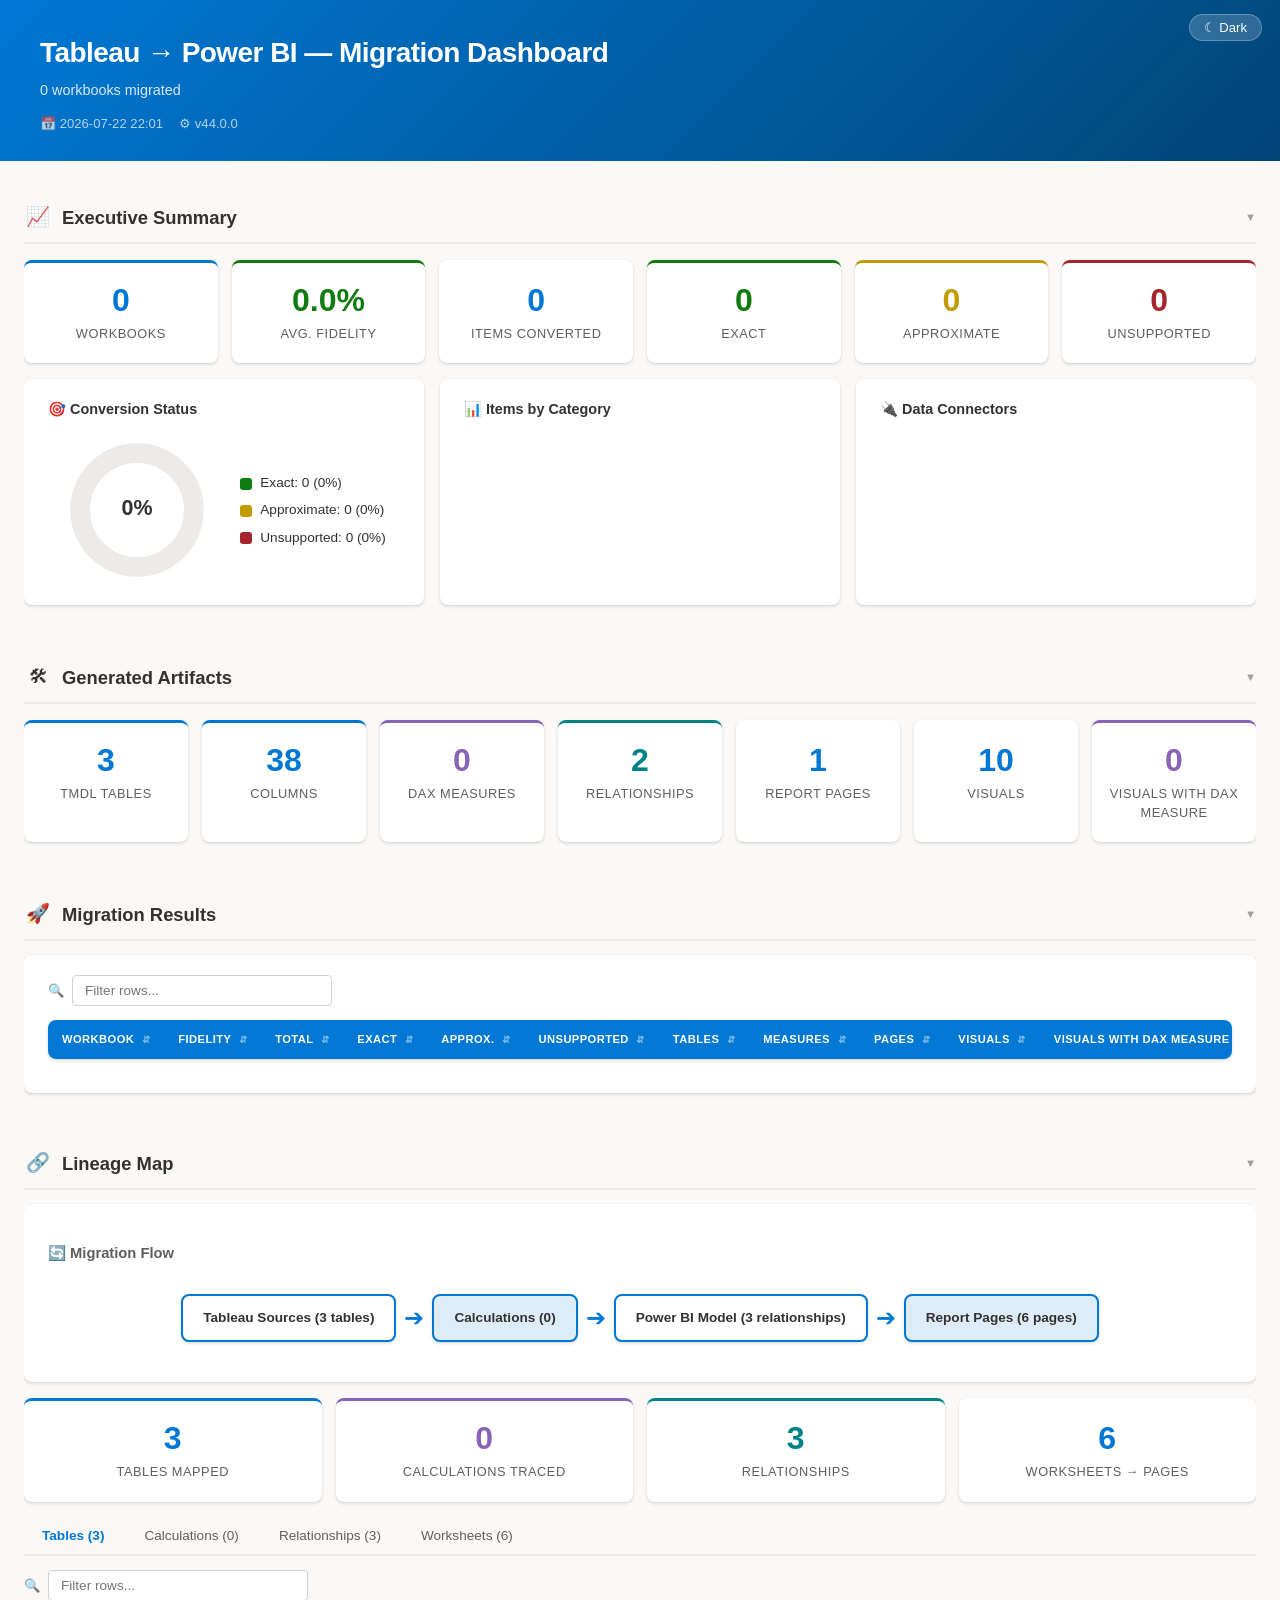
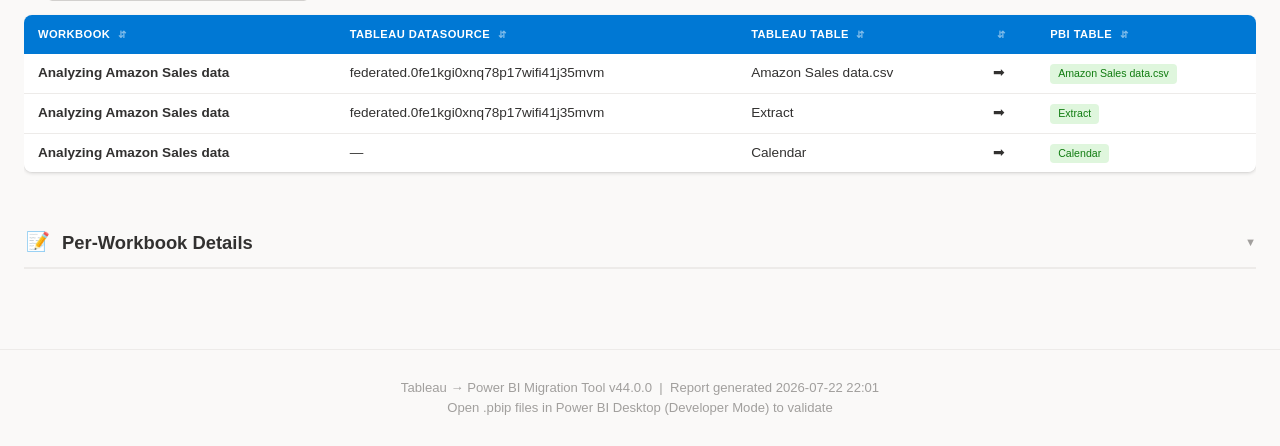
<file: artifacts/powerbi_projects/migrated/MIGRATION_DASHBOARD_Analyzing Amazon Sales data.html>
<!DOCTYPE html>
<html lang="en">
<head>
<meta charset="UTF-8">
<meta name="viewport" content="width=device-width, initial-scale=1.0">
<title>Tableau → Power BI — Migration Dashboard</title>
<style>
    :root {
        --pbi-blue: #0078d4;
        --pbi-dark-blue: #004578;
        --pbi-light-blue: #deecf9;
        --pbi-dark: #323130;
        --pbi-gray: #605e5c;
        --pbi-light-gray: #a19f9d;
        --pbi-bg: #faf9f8;
        --pbi-surface: #ffffff;
        --success: #107c10;
        --success-bg: #dff6dd;
        --warn: #797600;
        --warn-bg: #fff4ce;
        --fail: #a4262c;
        --fail-bg: #fde7e9;
        --purple: #8764b8;
        --teal: #038387;
        --orange: #ca5010;
        --shadow-sm: 0 1.6px 3.6px rgba(0,0,0,0.13), 0 0.3px 0.9px rgba(0,0,0,0.11);
        --shadow-md: 0 3.2px 7.2px rgba(0,0,0,0.13), 0 0.6px 1.8px rgba(0,0,0,0.11);
        --shadow-lg: 0 6.4px 14.4px rgba(0,0,0,0.13), 0 1.2px 3.6px rgba(0,0,0,0.11);
        --radius: 8px;
        --radius-sm: 4px;
    }

    * { box-sizing: border-box; margin: 0; padding: 0; }

    body {
        font-family: 'Segoe UI', -apple-system, BlinkMacSystemFont, 'Helvetica Neue', sans-serif;
        background: var(--pbi-bg);
        color: var(--pbi-dark);
        line-height: 1.5;
        -webkit-font-smoothing: antialiased;
    }

    /* ── Header ─────────────────────────────────────────────── */
    .report-header {
        background: linear-gradient(135deg, #0078d4 0%, #004578 100%);
        color: #fff;
        padding: 32px 40px 28px;
        margin-bottom: 24px;
    }
    .report-header h1 {
        font-size: 1.75em;
        font-weight: 600;
        letter-spacing: -0.02em;
        margin-bottom: 6px;
    }
    .report-header .subtitle {
        font-size: 0.9em;
        opacity: 0.85;
        font-weight: 400;
    }
    .report-header .meta {
        display: flex;
        gap: 16px;
        margin-top: 12px;
        font-size: 0.82em;
        opacity: 0.7;
    }
    .report-header .meta span {
        display: flex;
        align-items: center;
        gap: 4px;
    }

    /* ── Container ──────────────────────────────────────────── */
    .container {
        max-width: 1440px;
        margin: 0 auto;
        padding: 0 24px 40px;
    }

    /* ── Section headers ────────────────────────────────────── */
    .section-header {
        display: flex;
        align-items: center;
        gap: 10px;
        padding: 14px 0 10px;
        margin-top: 28px;
        border-bottom: 2px solid #edebe9;
        cursor: pointer;
        user-select: none;
        transition: border-color 0.2s;
    }
    .section-header:hover {
        border-bottom-color: var(--pbi-blue);
    }
    .section-header h2 {
        font-size: 1.15em;
        font-weight: 600;
        color: var(--pbi-dark);
        flex: 1;
    }
    .section-header .section-icon {
        font-size: 1.2em;
        width: 28px;
        text-align: center;
    }
    .section-header .toggle-arrow {
        font-size: 0.7em;
        color: var(--pbi-light-gray);
        transition: transform 0.3s ease;
    }
    .section-header .toggle-arrow.collapsed {
        transform: rotate(-90deg);
    }

    /* ── Collapsible sections ───────────────────────────────── */
    .section-body {
        overflow: hidden;
        transition: max-height 0.35s ease, opacity 0.25s ease;
        max-height: 8000px;
        opacity: 1;
    }
    .section-body.collapsed {
        max-height: 0 !important;
        opacity: 0;
    }

    /* ── Stat cards ─────────────────────────────────────────── */
    .stat-grid {
        display: grid;
        grid-template-columns: repeat(auto-fit, minmax(155px, 1fr));
        gap: 14px;
        margin: 16px 0;
    }
    .stat-card {
        background: var(--pbi-surface);
        border-radius: var(--radius);
        padding: 20px 16px;
        text-align: center;
        box-shadow: var(--shadow-sm);
        transition: transform 0.15s ease, box-shadow 0.15s ease;
        border-top: 3px solid transparent;
    }
    .stat-card:hover {
        transform: translateY(-2px);
        box-shadow: var(--shadow-md);
    }
    .stat-card .stat-value {
        font-size: 2em;
        font-weight: 700;
        line-height: 1.1;
        color: var(--pbi-blue);
    }
    .stat-card .stat-label {
        font-size: 0.8em;
        color: var(--pbi-gray);
        margin-top: 6px;
        font-weight: 500;
        text-transform: uppercase;
        letter-spacing: 0.04em;
    }
    .stat-card.accent-success { border-top-color: var(--success); }
    .stat-card.accent-success .stat-value { color: var(--success); }
    .stat-card.accent-warn { border-top-color: #c19c00; }
    .stat-card.accent-warn .stat-value { color: #c19c00; }
    .stat-card.accent-fail { border-top-color: var(--fail); }
    .stat-card.accent-fail .stat-value { color: var(--fail); }
    .stat-card.accent-purple { border-top-color: var(--purple); }
    .stat-card.accent-purple .stat-value { color: var(--purple); }
    .stat-card.accent-teal { border-top-color: var(--teal); }
    .stat-card.accent-teal .stat-value { color: var(--teal); }
    .stat-card.accent-blue { border-top-color: var(--pbi-blue); }

    /* ── Cards ──────────────────────────────────────────────── */
    .card {
        background: var(--pbi-surface);
        border-radius: var(--radius);
        padding: 20px 24px;
        margin: 14px 0;
        box-shadow: var(--shadow-sm);
    }
    .card h3 {
        font-size: 1em;
        font-weight: 600;
        color: var(--pbi-dark);
        margin-bottom: 14px;
    }
    .card h4 {
        font-size: 0.92em;
        font-weight: 600;
        color: var(--pbi-gray);
        margin: 18px 0 10px;
    }

    /* ── Tables ─────────────────────────────────────────────── */
    .table-container {
        overflow-x: auto;
        border-radius: var(--radius);
        box-shadow: var(--shadow-sm);
        margin: 14px 0;
    }
    table {
        border-collapse: collapse;
        width: 100%;
        font-size: 0.85em;
        background: var(--pbi-surface);
    }
    thead th {
        background: var(--pbi-blue);
        color: #fff;
        padding: 11px 14px;
        text-align: left;
        font-weight: 600;
        font-size: 0.82em;
        text-transform: uppercase;
        letter-spacing: 0.04em;
        position: sticky;
        top: 0;
        z-index: 2;
        white-space: nowrap;
    }
    thead th.sortable {
        cursor: pointer;
        user-select: none;
    }
    thead th.sortable:hover {
        background: #106ebe;
    }
    thead th .sort-icon {
        display: inline-block;
        margin-left: 4px;
        opacity: 0.5;
        font-size: 0.9em;
    }
    thead th.sort-asc .sort-icon,
    thead th.sort-desc .sort-icon {
        opacity: 1;
    }
    .detail-table thead th {
        background: var(--pbi-gray);
    }
    tbody td {
        padding: 9px 14px;
        border-bottom: 1px solid #edebe9;
        vertical-align: middle;
    }
    tbody tr:hover {
        background: #f3f2f1;
    }
    tbody tr:last-child td {
        border-bottom: none;
    }

    /* ── Search input for tables ─────────────────────────────── */
    .table-search {
        display: flex;
        align-items: center;
        gap: 8px;
        margin-bottom: 10px;
    }
    .table-search input {
        font-family: inherit;
        font-size: 0.85em;
        padding: 7px 12px;
        border: 1px solid #d2d0ce;
        border-radius: var(--radius-sm);
        width: 260px;
        outline: none;
        transition: border-color 0.2s;
    }
    .table-search input:focus {
        border-color: var(--pbi-blue);
        box-shadow: 0 0 0 2px rgba(0,120,212,0.2);
    }
    .table-search label {
        font-size: 0.82em;
        color: var(--pbi-gray);
    }

    /* ── Badges ─────────────────────────────────────────────── */
    .badge {
        display: inline-block;
        padding: 2px 10px;
        border-radius: 12px;
        font-weight: 600;
        font-size: 0.78em;
        letter-spacing: 0.02em;
        text-transform: uppercase;
    }
    .badge-green  { background: var(--success-bg); color: var(--success); }
    .badge-yellow { background: var(--warn-bg); color: var(--warn); }
    .badge-red    { background: var(--fail-bg); color: var(--fail); }
    .badge-blue   { background: var(--pbi-light-blue); color: var(--pbi-dark-blue); }
    .badge-gray   { background: #edebe9; color: var(--pbi-gray); }
    .badge-purple { background: #f3e8fd; color: #5c2d91; }
    .badge-teal   { background: #d4f4f4; color: #005b5e; }

    /* ── Tags ───────────────────────────────────────────────── */
    .tag {
        display: inline-block;
        padding: 2px 8px;
        border-radius: var(--radius-sm);
        font-size: 0.78em;
        font-weight: 500;
        white-space: nowrap;
    }
    .tag-connector { background: #e8f0fe; color: #1a73e8; }
    .tag-success   { background: var(--success-bg); color: var(--success); }
    .tag-warn      { background: var(--warn-bg); color: #856404; }
    .tag-danger    { background: var(--fail-bg); color: var(--fail); }
    .tag-dim       { background: #e8eaf6; color: #283593; }
    .tag-measure   { background: #fce4ec; color: #b71c1c; }

    /* Legacy tag aliases (used in body HTML across reports) */
    .connector-tag { display: inline-block; padding: 2px 8px; border-radius: var(--radius-sm); font-size: 0.78em; font-weight: 500; white-space: nowrap; background: #e8f0fe; color: #1a73e8; }
    .success-tag   { display: inline-block; padding: 2px 8px; border-radius: var(--radius-sm); font-size: 0.78em; font-weight: 500; white-space: nowrap; background: var(--success-bg); color: var(--success); }
    .warn-tag      { display: inline-block; padding: 2px 8px; border-radius: var(--radius-sm); font-size: 0.78em; font-weight: 500; white-space: nowrap; background: var(--warn-bg); color: #856404; }
    .danger-tag    { display: inline-block; padding: 2px 8px; border-radius: var(--radius-sm); font-size: 0.78em; font-weight: 500; white-space: nowrap; background: var(--fail-bg); color: var(--fail); }
    .isolated-tag  { display: inline-block; padding: 2px 8px; border-radius: var(--radius-sm); font-size: 0.78em; font-weight: 500; white-space: nowrap; background: #edebe9; color: var(--pbi-gray); }

    /* ── Fidelity bar ───────────────────────────────────────── */
    .fidelity-bar {
        display: inline-flex;
        align-items: center;
        gap: 8px;
        vertical-align: middle;
    }
    .fidelity-track {
        width: 120px;
        height: 8px;
        background: #edebe9;
        border-radius: 4px;
        overflow: hidden;
    }
    .fidelity-fill {
        height: 100%;
        border-radius: 4px;
        transition: width 0.5s ease;
    }
    .fidelity-label {
        font-size: 0.82em;
        font-weight: 600;
        min-width: 46px;
    }

    /* ── Charts row ─────────────────────────────────────────── */
    .chart-row {
        display: grid;
        grid-template-columns: repeat(auto-fit, minmax(320px, 1fr));
        gap: 16px;
        margin: 16px 0;
    }
    .chart-card {
        background: var(--pbi-surface);
        border-radius: var(--radius);
        padding: 20px 24px;
        box-shadow: var(--shadow-sm);
    }
    .chart-card h4 {
        font-size: 0.9em;
        font-weight: 600;
        color: var(--pbi-dark);
        margin-bottom: 14px;
    }

    /* ── Donut chart ────────────────────────────────────────── */
    .donut-container {
        display: flex;
        align-items: center;
        justify-content: center;
        gap: 28px;
    }
    .donut { width: 150px; height: 150px; }
    .donut circle {
        transition: stroke-dasharray 0.8s ease;
    }
    .donut-legend {
        font-size: 0.85em;
        line-height: 2;
    }
    .legend-dot {
        display: inline-block;
        width: 12px;
        height: 12px;
        border-radius: 3px;
        margin-right: 8px;
        vertical-align: middle;
    }

    /* ── Bar chart ──────────────────────────────────────────── */
    .bar-chart { display: flex; flex-direction: column; gap: 8px; }
    .bar-row { display: flex; align-items: center; gap: 10px; }
    .bar-label {
        width: 110px;
        text-align: right;
        font-size: 0.82em;
        color: var(--pbi-gray);
        flex-shrink: 0;
        font-weight: 500;
    }
    .bar-track {
        flex: 1;
        height: 24px;
        background: #edebe9;
        border-radius: var(--radius-sm);
        overflow: hidden;
        position: relative;
    }
    .bar-fill {
        height: 100%;
        border-radius: var(--radius-sm);
        display: flex;
        align-items: center;
        justify-content: flex-end;
        padding-right: 8px;
        color: #fff;
        font-size: 0.75em;
        font-weight: 600;
        transition: width 0.5s ease;
        min-width: 0;
    }
    .bar-value {
        font-size: 0.82em;
        color: var(--pbi-gray);
        width: 36px;
        text-align: right;
        font-weight: 600;
    }

    /* ── Tabs ───────────────────────────────────────────────── */
    .tab-bar {
        display: flex;
        gap: 4px;
        border-bottom: 2px solid #edebe9;
        margin-bottom: 14px;
        overflow-x: auto;
    }
    .tab {
        padding: 8px 18px;
        cursor: pointer;
        font-size: 0.85em;
        font-weight: 500;
        border-radius: var(--radius-sm) var(--radius-sm) 0 0;
        transition: all 0.2s;
        color: var(--pbi-gray);
        white-space: nowrap;
        border-bottom: 2px solid transparent;
        margin-bottom: -2px;
    }
    .tab:hover {
        background: var(--pbi-light-blue);
        color: var(--pbi-blue);
    }
    .tab.active {
        color: var(--pbi-blue);
        font-weight: 600;
        border-bottom-color: var(--pbi-blue);
        background: transparent;
    }
    .tab-content { display: none; }
    .tab-content.active { display: block; }

    /* ── Heatmap ────────────────────────────────────────────── */
    .heatmap td {
        text-align: center;
        font-weight: 600;
        font-size: 0.82em;
        transition: background 0.2s;
    }
    .heatmap td.heat-label {
        text-align: left;
        font-weight: 600;
        color: var(--pbi-dark);
        background: transparent !important;
    }

    /* ── Flow diagram ───────────────────────────────────────── */
    .flow-container {
        display: flex;
        align-items: center;
        justify-content: center;
        gap: 0;
        padding: 20px 0;
        overflow-x: auto;
    }
    .flow-box {
        background: var(--pbi-surface);
        border: 2px solid var(--pbi-blue);
        border-radius: var(--radius);
        padding: 12px 20px;
        text-align: center;
        font-size: 0.85em;
        font-weight: 600;
        min-width: 120px;
        box-shadow: var(--shadow-sm);
    }
    .flow-box.accent { background: var(--pbi-light-blue); }
    .flow-arrow {
        color: var(--pbi-blue);
        font-size: 1.5em;
        padding: 0 8px;
        flex-shrink: 0;
    }

    /* ── Command box (terminal style) ───────────────────────── */
    .cmd-box {
        background: #1e1e1e;
        color: #d4d4d4;
        font-family: 'Cascadia Code', 'Consolas', 'Monaco', monospace;
        font-size: 0.82em;
        padding: 14px 18px;
        border-radius: var(--radius);
        overflow-x: auto;
        margin: 8px 0;
        line-height: 1.6;
    }
    .cmd-box .prompt { color: #569cd6; }
    .cmd-box .flag { color: #ce9178; }

    /* ── Mono / code ────────────────────────────────────────── */
    .mono {
        font-family: 'Cascadia Code', 'Consolas', 'Monaco', monospace;
        font-size: 0.85em;
    }
    code {
        background: #f3f2f1;
        padding: 2px 6px;
        border-radius: 3px;
        font-family: 'Cascadia Code', 'Consolas', 'Monaco', monospace;
        font-size: 0.88em;
    }

    /* ── Utility ─────────────────────────────────────────────── */
    .text-success { color: var(--success); }
    .text-warn    { color: #c19c00; }
    .text-fail    { color: var(--fail); }
    .text-blue    { color: var(--pbi-blue); }
    .text-gray    { color: var(--pbi-gray); }
    .text-muted   { color: var(--pbi-light-gray); }
    .fw-bold      { font-weight: 600; }
    .fs-sm        { font-size: 0.85em; }
    .mt-0         { margin-top: 0; }
    .mb-0         { margin-bottom: 0; }
    .nowrap       { white-space: nowrap; }

    /* ── Theme toggle ─────────────────────────────────────────── */
    .theme-toggle {
        position: fixed;
        top: 14px;
        right: 18px;
        z-index: 1000;
        background: rgba(255,255,255,0.18);
        border: 1px solid rgba(255,255,255,0.25);
        color: #fff;
        border-radius: 20px;
        padding: 5px 14px;
        font-size: 0.82em;
        font-weight: 500;
        cursor: pointer;
        backdrop-filter: blur(6px);
        -webkit-backdrop-filter: blur(6px);
        transition: background 0.2s, color 0.2s, border-color 0.2s;
        display: flex;
        align-items: center;
        gap: 6px;
        font-family: inherit;
    }
    .theme-toggle:hover {
        background: rgba(255,255,255,0.3);
    }
    .dark .theme-toggle {
        background: rgba(255,255,255,0.1);
        border-color: rgba(255,255,255,0.15);
        color: #e0e0e0;
    }
    .dark .theme-toggle:hover {
        background: rgba(255,255,255,0.18);
    }

    /* ── Footer ──────────────────────────────────────────────── */
    .report-footer {
        text-align: center;
        padding: 28px 20px;
        margin-top: 40px;
        border-top: 1px solid #edebe9;
        color: var(--pbi-light-gray);
        font-size: 0.82em;
    }
    .report-footer a {
        color: var(--pbi-blue);
        text-decoration: none;
    }

    /* ── Cluster cards ───────────────────────────────────────── */
    .cluster-card {
        border-left: 4px solid var(--pbi-blue);
        margin: 12px 0;
        padding: 16px 20px;
        background: var(--pbi-surface);
        border-radius: 0 var(--radius) var(--radius) 0;
        box-shadow: var(--shadow-sm);
    }
    .cluster-card.merge   { border-left-color: var(--success); }
    .cluster-card.partial { border-left-color: #c19c00; }
    .cluster-card.separate { border-left-color: var(--fail); }

    /* ── Matrix cell ─────────────────────────────────────────── */
    .matrix-cell {
        font-weight: 600;
        font-size: 0.82em;
        min-width: 50px;
        text-align: center;
    }

    /* ── Print ───────────────────────────────────────────────── */
    @media print {
        @page { size: A4 portrait; margin: 18mm 15mm; }
        * { -webkit-print-color-adjust: exact !important; print-color-adjust: exact !important; }
        body { background: #fff; font-size: 10pt; line-height: 1.45; }
        .report-header { background: #0078d4 !important; padding: 20px 24px 16px; }
        .container { padding: 0 8px 20px; }
        .section-body { max-height: none !important; opacity: 1 !important; overflow: visible !important; }
        .section-body.collapsed { max-height: none !important; opacity: 1 !important; }
        .section-header { cursor: default; pointer-events: none; }
        .toggle-arrow { display: none; }
        .theme-toggle { display: none !important; }
        .table-search { display: none; }
        .tab-bar { display: none; }
        .tab-content { display: block !important; }
        .stat-card { break-inside: avoid; }
        .card { break-inside: avoid; }
        .table-container { break-inside: avoid; }
        .chart-card { break-inside: avoid; }
        .donut-container { break-inside: avoid; }
        .bar-chart { break-inside: avoid; }
        thead th { background: #0078d4 !important; color: #fff !important; font-size: 0.78em; }
        tbody td { font-size: 0.8em; padding: 5px 8px; }
        .badge { border: 1px solid currentColor; }
        .report-footer { page-break-before: avoid; margin-top: 20px; }
    }

    /* ── Responsive ──────────────────────────────────────────── */
    @media (max-width: 768px) {
        .report-header { padding: 20px; }
        .report-header h1 { font-size: 1.3em; }
        .container { padding: 0 12px 20px; }
        .stat-grid { grid-template-columns: repeat(auto-fit, minmax(120px, 1fr)); }
        .chart-row { grid-template-columns: 1fr; }
        .bar-label { width: 80px; }
        .donut-container { flex-direction: column; }
    }

    /* ── Dark mode (class-based, toggled by JS) ──────────────── */
    html.dark {
        --pbi-bg: #1b1a19;
        --pbi-surface: #252423;
        --pbi-dark: #f3f2f1;
        --pbi-gray: #b3b0ad;
        --pbi-light-gray: #8a8886;
    }
    html.dark body { background: var(--pbi-bg); color: var(--pbi-dark); }
    html.dark .report-header { background: linear-gradient(135deg, #004578 0%, #001d33 100%); }
    html.dark .stat-card { background: var(--pbi-surface); box-shadow: 0 1.6px 3.6px rgba(0,0,0,0.4); }
    html.dark .card { background: var(--pbi-surface); box-shadow: 0 1.6px 3.6px rgba(0,0,0,0.4); }
    html.dark table { background: var(--pbi-surface); }
    html.dark thead th { background: #004578; }
    html.dark thead th.sortable:hover { background: #005a9e; }
    html.dark .detail-table thead th { background: #3b3a39; }
    html.dark tbody td { border-bottom-color: #3b3a39; }
    html.dark tbody tr:hover { background: #323130; }
    html.dark .section-header:hover { border-bottom-color: #2b88d8; }
    html.dark .section-header { border-bottom-color: #3b3a39; }
    html.dark .tab-bar { border-bottom-color: #3b3a39; }
    html.dark .tab:hover { background: rgba(0,120,212,0.15); }
    html.dark .fidelity-track { background: #3b3a39; }
    html.dark .bar-track { background: #3b3a39; }
    html.dark .badge-gray { background: #3b3a39; color: #b3b0ad; }
    html.dark .connector-tag { background: #1a3a5c; color: #6cb8f6; }
    html.dark .success-tag { background: #1a3a1a; color: #6ccb5f; }
    html.dark .warn-tag { background: #3a3500; color: #d4c75f; }
    html.dark .danger-tag { background: #4a1a1d; color: #f5707a; }
    html.dark .isolated-tag { background: #3b3a39; color: #b3b0ad; }
    html.dark .tag-connector { background: #1a3a5c; color: #6cb8f6; }
    html.dark .tag-success { background: #1a3a1a; color: #6ccb5f; }
    html.dark .tag-warn { background: #3a3500; color: #d4c75f; }
    html.dark .tag-danger { background: #4a1a1d; color: #f5707a; }
    html.dark code { background: #3b3a39; }
    html.dark .cmd-box { background: #0d0d0d; }
    html.dark .report-footer { border-top-color: #3b3a39; }
    html.dark .table-search input { background: #323130; border-color: #3b3a39; color: var(--pbi-dark); }
    html.dark .table-search input:focus { border-color: #2b88d8; }
    html.dark .cluster-card { background: var(--pbi-surface); box-shadow: 0 1.6px 3.6px rgba(0,0,0,0.4); }
    html.dark .flow-box { background: var(--pbi-surface); border-color: #2b88d8; box-shadow: 0 1.6px 3.6px rgba(0,0,0,0.4); }

    @media print {
        html.dark {
            --pbi-bg: #fff;
            --pbi-surface: #fff;
            --pbi-dark: #323130;
            --pbi-gray: #605e5c;
            --pbi-light-gray: #a19f9d;
        }
        html.dark body { background: #fff; color: #323130; }
        html.dark .report-header { background: #0078d4 !important; }
    }
</style>
<script>(function(){var s=null;try{s=localStorage.getItem('pbi-theme')}catch(e){}if(s==='dark')document.documentElement.classList.add('dark')})();</script>
</head>
<body>
<button id="theme-toggle-btn" class="theme-toggle" onclick="toggleTheme()">&#9790; Dark</button>
<div class="report-header">
    <h1>Tableau → Power BI — Migration Dashboard</h1>
    <div class='subtitle'>0 workbooks migrated</div>
    <div class="meta">
        <span>&#128197; 2026-07-22 22:01</span>
        <span>&#9881; v44.0.0</span>
    </div>
</div>
<div class="container">

<div class="section-header" onclick="toggleSection('exec')">
    <span class="section-icon">&#128200;</span>
    <h2>Executive Summary</h2>
    <span class="toggle-arrow" id="exec-arrow">&#9660;</span>
</div>
<div class="section-body" id="exec">
<div class="stat-grid">
<div class="stat-card accent-blue">
    <div class="stat-value">0</div>
    <div class="stat-label">Workbooks</div>
</div>
<div class="stat-card accent-success">
    <div class="stat-value">0.0%</div>
    <div class="stat-label">Avg. Fidelity</div>
</div>
<div class="stat-card">
    <div class="stat-value">0</div>
    <div class="stat-label">Items Converted</div>
</div>
<div class="stat-card accent-success">
    <div class="stat-value">0</div>
    <div class="stat-label">Exact</div>
</div>
<div class="stat-card accent-warn">
    <div class="stat-value">0</div>
    <div class="stat-label">Approximate</div>
</div>
<div class="stat-card accent-fail">
    <div class="stat-value">0</div>
    <div class="stat-label">Unsupported</div>
</div>
</div><div class="chart-row"><div class="chart-card"><h4>&#127919; Conversion Status</h4><div class="donut-container">
<svg class="donut" viewBox="0 0 42 42">
<circle cx="21" cy="21" r="15.91549431" fill="transparent" stroke="#edebe9" stroke-width="5.5"></circle>
<circle cx="21" cy="21" r="15.91549431" fill="transparent" stroke="#107c10" stroke-width="5.5" stroke-dasharray="0.00 100.00" stroke-dashoffset="25.00"></circle>
<circle cx="21" cy="21" r="15.91549431" fill="transparent" stroke="#c19c00" stroke-width="5.5" stroke-dasharray="0.00 100.00" stroke-dashoffset="25.00"></circle>
<circle cx="21" cy="21" r="15.91549431" fill="transparent" stroke="#a4262c" stroke-width="5.5" stroke-dasharray="0.00 100.00" stroke-dashoffset="25.00"></circle>
<text x="21" y="22.5" text-anchor="middle" font-size="6" font-weight="bold" fill="#323130">0%</text>
</svg>
<div class="donut-legend">
<div><span class="legend-dot" style="background:#107c10"></span>Exact: 0 (0%)</div>
<div><span class="legend-dot" style="background:#c19c00"></span>Approximate: 0 (0%)</div>
<div><span class="legend-dot" style="background:#a4262c"></span>Unsupported: 0 (0%)</div>
</div>
</div></div><div class="chart-card"><h4>&#128202; Items by Category</h4><div class="bar-chart">
</div></div><div class="chart-card"><h4>&#128268; Data Connectors</h4><div class="bar-chart">
</div></div></div>
</div> <!-- /section -->

<div class="section-header" onclick="toggleSection('artifacts')">
    <span class="section-icon">&#128736;</span>
    <h2>Generated Artifacts</h2>
    <span class="toggle-arrow" id="artifacts-arrow">&#9660;</span>
</div>
<div class="section-body" id="artifacts">
<div class="stat-grid">
<div class="stat-card accent-blue">
    <div class="stat-value">3</div>
    <div class="stat-label">TMDL Tables</div>
</div>
<div class="stat-card accent-blue">
    <div class="stat-value">38</div>
    <div class="stat-label">Columns</div>
</div>
<div class="stat-card accent-purple">
    <div class="stat-value">0</div>
    <div class="stat-label">DAX Measures</div>
</div>
<div class="stat-card accent-teal">
    <div class="stat-value">2</div>
    <div class="stat-label">Relationships</div>
</div>
<div class="stat-card">
    <div class="stat-value">1</div>
    <div class="stat-label">Report Pages</div>
</div>
<div class="stat-card">
    <div class="stat-value">10</div>
    <div class="stat-label">Visuals</div>
</div>
<div class="stat-card accent-purple">
    <div class="stat-value">0</div>
    <div class="stat-label">Visuals With DAX Measure</div>
</div>
</div>
</div> <!-- /section -->

<div class="section-header" onclick="toggleSection('migration')">
    <span class="section-icon">&#128640;</span>
    <h2>Migration Results</h2>
    <span class="toggle-arrow" id="migration-arrow">&#9660;</span>
</div>
<div class="section-body" id="migration">
<div class="card"><div class="table-search">
    <label>&#128269;</label>
    <input type="text" id="search-mig-tbl" placeholder="Filter rows..." oninput="filterTable('search-mig-tbl', 'mig-tbl')">
</div>
<div class="table-container"><table id="mig-tbl">
<thead><tr>
<th class="sortable" onclick="sortTable('mig-tbl', 0)">Workbook <span class="sort-icon">&#8693;</span></th>
<th class="sortable" onclick="sortTable('mig-tbl', 1)">Fidelity <span class="sort-icon">&#8693;</span></th>
<th class="sortable" onclick="sortTable('mig-tbl', 2)">Total <span class="sort-icon">&#8693;</span></th>
<th class="sortable" onclick="sortTable('mig-tbl', 3)">Exact <span class="sort-icon">&#8693;</span></th>
<th class="sortable" onclick="sortTable('mig-tbl', 4)">Approx. <span class="sort-icon">&#8693;</span></th>
<th class="sortable" onclick="sortTable('mig-tbl', 5)">Unsupported <span class="sort-icon">&#8693;</span></th>
<th class="sortable" onclick="sortTable('mig-tbl', 6)">Tables <span class="sort-icon">&#8693;</span></th>
<th class="sortable" onclick="sortTable('mig-tbl', 7)">Measures <span class="sort-icon">&#8693;</span></th>
<th class="sortable" onclick="sortTable('mig-tbl', 8)">Pages <span class="sort-icon">&#8693;</span></th>
<th class="sortable" onclick="sortTable('mig-tbl', 9)">Visuals <span class="sort-icon">&#8693;</span></th>
<th class="sortable" onclick="sortTable('mig-tbl', 10)">Visuals With DAX Measure <span class="sort-icon">&#8693;</span></th>
</tr></thead>
<tbody>
</tbody></table></div></div>
</div> <!-- /section -->

<div class="section-header" onclick="toggleSection('lineage')">
    <span class="section-icon">&#128279;</span>
    <h2>Lineage Map</h2>
    <span class="toggle-arrow" id="lineage-arrow">&#9660;</span>
</div>
<div class="section-body" id="lineage">
<div class="card"><h4>&#128260; Migration Flow</h4><div class="flow-container">
<div class="flow-box">Tableau Sources (3 tables)</div>
<span class="flow-arrow">&#10132;</span>
<div class="flow-box accent">Calculations (0)</div>
<span class="flow-arrow">&#10132;</span>
<div class="flow-box">Power BI Model (3 relationships)</div>
<span class="flow-arrow">&#10132;</span>
<div class="flow-box accent">Report Pages (6 pages)</div>
</div></div><div class="stat-grid">
<div class="stat-card accent-blue">
    <div class="stat-value">3</div>
    <div class="stat-label">Tables Mapped</div>
</div>
<div class="stat-card accent-purple">
    <div class="stat-value">0</div>
    <div class="stat-label">Calculations Traced</div>
</div>
<div class="stat-card accent-teal">
    <div class="stat-value">3</div>
    <div class="stat-label">Relationships</div>
</div>
<div class="stat-card">
    <div class="stat-value">6</div>
    <div class="stat-label">Worksheets → Pages</div>
</div>
</div><div class="tab-bar">
<div class="tab active" data-tab-group="lineage-tabs" data-tab-name="tables" onclick="switchTab('lineage-tabs', 'tables')">Tables (3)</div>
<div class="tab" data-tab-group="lineage-tabs" data-tab-name="calcs" onclick="switchTab('lineage-tabs', 'calcs')">Calculations (0)</div>
<div class="tab" data-tab-group="lineage-tabs" data-tab-name="rels" onclick="switchTab('lineage-tabs', 'rels')">Relationships (3)</div>
<div class="tab" data-tab-group="lineage-tabs" data-tab-name="ws" onclick="switchTab('lineage-tabs', 'ws')">Worksheets (6)</div>
</div>
<div class="tab-content active" id="lineage-tabs-tables" data-tab-content-group="lineage-tabs">
<div class="table-search">
    <label>&#128269;</label>
    <input type="text" id="search-lin-tbl" placeholder="Filter rows..." oninput="filterTable('search-lin-tbl', 'lin-tbl')">
</div>
<div class="table-container"><table id="lin-tbl">
<thead><tr>
<th class="sortable" onclick="sortTable('lin-tbl', 0)">Workbook <span class="sort-icon">&#8693;</span></th>
<th class="sortable" onclick="sortTable('lin-tbl', 1)">Tableau Datasource <span class="sort-icon">&#8693;</span></th>
<th class="sortable" onclick="sortTable('lin-tbl', 2)">Tableau Table <span class="sort-icon">&#8693;</span></th>
<th class="sortable" onclick="sortTable('lin-tbl', 3)"> <span class="sort-icon">&#8693;</span></th>
<th class="sortable" onclick="sortTable('lin-tbl', 4)">PBI Table <span class="sort-icon">&#8693;</span></th>
</tr></thead>
<tbody>
<tr><td><strong>Analyzing Amazon Sales data</strong></td><td>federated.0fe1kgi0xnq78p17wifi41j35mvm</td><td>Amazon Sales data.csv</td><td>➡</td><td><span class="tag tag-success">Amazon Sales data.csv</span></td></tr>
<tr><td><strong>Analyzing Amazon Sales data</strong></td><td>federated.0fe1kgi0xnq78p17wifi41j35mvm</td><td>Extract</td><td>➡</td><td><span class="tag tag-success">Extract</span></td></tr>
<tr><td><strong>Analyzing Amazon Sales data</strong></td><td>—</td><td>Calendar</td><td>➡</td><td><span class="tag tag-success">Calendar</span></td></tr>
</tbody></table></div>
</div>
<div class="tab-content" id="lineage-tabs-calcs" data-tab-content-group="lineage-tabs">
<div class="table-search">
    <label>&#128269;</label>
    <input type="text" id="search-lin-calc" placeholder="Filter rows..." oninput="filterTable('search-lin-calc', 'lin-calc')">
</div>
<div class="table-container"><table id="lin-calc">
<thead><tr>
<th class="sortable" onclick="sortTable('lin-calc', 0)">Workbook <span class="sort-icon">&#8693;</span></th>
<th class="sortable" onclick="sortTable('lin-calc', 1)">Tableau Calculation <span class="sort-icon">&#8693;</span></th>
<th class="sortable" onclick="sortTable('lin-calc', 2)"> <span class="sort-icon">&#8693;</span></th>
<th class="sortable" onclick="sortTable('lin-calc', 3)">PBI Object <span class="sort-icon">&#8693;</span></th>
<th class="sortable" onclick="sortTable('lin-calc', 4)">PBI Table <span class="sort-icon">&#8693;</span></th>
<th class="sortable" onclick="sortTable('lin-calc', 5)">Type <span class="sort-icon">&#8693;</span></th>
</tr></thead>
<tbody>
</tbody></table></div>
</div>
<div class="tab-content" id="lineage-tabs-rels" data-tab-content-group="lineage-tabs">
<div class="table-search">
    <label>&#128269;</label>
    <input type="text" id="search-lin-rel" placeholder="Filter rows..." oninput="filterTable('search-lin-rel', 'lin-rel')">
</div>
<div class="table-container"><table id="lin-rel">
<thead><tr>
<th class="sortable" onclick="sortTable('lin-rel', 0)">Workbook <span class="sort-icon">&#8693;</span></th>
<th class="sortable" onclick="sortTable('lin-rel', 1)">From <span class="sort-icon">&#8693;</span></th>
<th class="sortable" onclick="sortTable('lin-rel', 2)"> <span class="sort-icon">&#8693;</span></th>
<th class="sortable" onclick="sortTable('lin-rel', 3)">To <span class="sort-icon">&#8693;</span></th>
<th class="sortable" onclick="sortTable('lin-rel', 4)">Cardinality <span class="sort-icon">&#8693;</span></th>
</tr></thead>
<tbody>
<tr><td><strong>Analyzing Amazon Sales data</strong></td><td><span class="mono">Amazon Sales data.csv[Order ID]</span></td><td>➡</td><td><span class="mono">Extract[Order ID]</span></td><td>oneDirection</td></tr>
<tr><td><strong>Analyzing Amazon Sales data</strong></td><td><span class="mono">Amazon Sales data.csv[Order Date]</span></td><td>➡</td><td><span class="mono">Calendar[Date]</span></td><td>bothDirections</td></tr>
<tr><td><strong>Analyzing Amazon Sales data</strong></td><td><span class="mono">Extract[Order Date]</span></td><td>➡</td><td><span class="mono">Calendar[Date]</span></td><td>bothDirections</td></tr>
</tbody></table></div>
</div>
<div class="tab-content" id="lineage-tabs-ws" data-tab-content-group="lineage-tabs">
<div class="table-search">
    <label>&#128269;</label>
    <input type="text" id="search-lin-ws" placeholder="Filter rows..." oninput="filterTable('search-lin-ws', 'lin-ws')">
</div>
<div class="table-container"><table id="lin-ws">
<thead><tr>
<th class="sortable" onclick="sortTable('lin-ws', 0)">Workbook <span class="sort-icon">&#8693;</span></th>
<th class="sortable" onclick="sortTable('lin-ws', 1)">Tableau Worksheet <span class="sort-icon">&#8693;</span></th>
<th class="sortable" onclick="sortTable('lin-ws', 2)"> <span class="sort-icon">&#8693;</span></th>
<th class="sortable" onclick="sortTable('lin-ws', 3)">PBI Page <span class="sort-icon">&#8693;</span></th>
</tr></thead>
<tbody>
<tr><td><strong>Analyzing Amazon Sales data</strong></td><td>KPI's</td><td>➡</td><td><span class="tag tag-success">KPI's</span></td></tr>
<tr><td><strong>Analyzing Amazon Sales data</strong></td><td>Map</td><td>➡</td><td><span class="tag tag-success">Map</span></td></tr>
<tr><td><strong>Analyzing Amazon Sales data</strong></td><td>Revenue And Profit over Year</td><td>➡</td><td><span class="tag tag-success">Revenue And Profit over Year</span></td></tr>
<tr><td><strong>Analyzing Amazon Sales data</strong></td><td>Top 5 Item Type Revenue wise</td><td>➡</td><td><span class="tag tag-success">Top 5 Item Type Revenue wise</span></td></tr>
<tr><td><strong>Analyzing Amazon Sales data</strong></td><td>Total Profit by Sales Channel</td><td>➡</td><td><span class="tag tag-success">Total Profit by Sales Channel</span></td></tr>
<tr><td><strong>Analyzing Amazon Sales data</strong></td><td>Total Revenue by Sales Channel</td><td>➡</td><td><span class="tag tag-success">Total Revenue by Sales Channel</span></td></tr>
</tbody></table></div>
</div>

</div> <!-- /section -->

<div class="section-header" onclick="toggleSection('details')">
    <span class="section-icon">&#128221;</span>
    <h2>Per-Workbook Details</h2>
    <span class="toggle-arrow" id="details-arrow">&#9660;</span>
</div>
<div class="section-body" id="details">

</div> <!-- /section -->

</div> <!-- /container -->
<div class="report-footer">
    <p>Tableau &#8594; Power BI Migration Tool v44.0.0 &nbsp;|&nbsp; Report generated 2026-07-22 22:01</p>
    <p>Open .pbip files in Power BI Desktop (Developer Mode) to validate</p>
</div>
<script>

function toggleSection(id) {
    var body = document.getElementById(id);
    var arrow = document.getElementById(id + '-arrow');
    if (!body) return;
    body.classList.toggle('collapsed');
    if (arrow) arrow.classList.toggle('collapsed');
}

function switchTab(groupId, tabName) {
    // Find the tab bar by looking for tabs with matching group
    var allTabs = document.querySelectorAll('[data-tab-group="' + groupId + '"]');
    allTabs.forEach(function(t) { t.classList.remove('active'); });
    var allContents = document.querySelectorAll('[data-tab-content-group="' + groupId + '"]');
    allContents.forEach(function(c) { c.classList.remove('active'); });
    // Activate clicked tab
    var targetTab = document.querySelector('[data-tab-group="' + groupId + '"][data-tab-name="' + tabName + '"]');
    if (targetTab) targetTab.classList.add('active');
    var targetContent = document.getElementById(groupId + '-' + tabName);
    if (targetContent) targetContent.classList.add('active');
}

function filterTable(inputId, tableId) {
    var input = document.getElementById(inputId);
    var table = document.getElementById(tableId);
    if (!input || !table) return;
    var filter = input.value.toLowerCase();
    var rows = table.querySelectorAll('tbody tr');
    rows.forEach(function(row) {
        var text = row.textContent.toLowerCase();
        row.style.display = text.indexOf(filter) > -1 ? '' : 'none';
    });
}

function sortTable(tableId, colIndex) {
    var table = document.getElementById(tableId);
    if (!table) return;
    var th = table.querySelectorAll('thead th')[colIndex];
    var tbody = table.querySelector('tbody');
    var rows = Array.from(tbody.querySelectorAll('tr'));
    var isAsc = th.classList.contains('sort-asc');

    // Clear sort state from all headers
    table.querySelectorAll('thead th').forEach(function(h) {
        h.classList.remove('sort-asc', 'sort-desc');
    });

    th.classList.add(isAsc ? 'sort-desc' : 'sort-asc');
    var direction = isAsc ? -1 : 1;

    rows.sort(function(a, b) {
        var aVal = a.cells[colIndex].getAttribute('data-sort') || a.cells[colIndex].textContent.trim();
        var bVal = b.cells[colIndex].getAttribute('data-sort') || b.cells[colIndex].textContent.trim();
        var aNum = parseFloat(aVal.replace(/[^0-9.-]/g, ''));
        var bNum = parseFloat(bVal.replace(/[^0-9.-]/g, ''));
        if (!isNaN(aNum) && !isNaN(bNum)) return (aNum - bNum) * direction;
        return aVal.localeCompare(bVal) * direction;
    });

    rows.forEach(function(row) { tbody.appendChild(row); });
}

/* ── Theme toggle (dark / light) ──────────────────────── */
function toggleTheme() {
    var html = document.documentElement;
    var isDark = html.classList.toggle('dark');
    var btn = document.getElementById('theme-toggle-btn');
    if (btn) {
        btn.innerHTML = isDark ? '&#9788; Light' : '&#9790; Dark';
    }
    try { localStorage.setItem('pbi-theme', isDark ? 'dark' : 'light'); } catch(e) {}
}

(function initTheme() {
    var saved = null;
    try { saved = localStorage.getItem('pbi-theme'); } catch(e) {}
    if (saved === 'dark') {
        document.documentElement.classList.add('dark');
    }
    // Update button label once DOM is ready
    document.addEventListener('DOMContentLoaded', function() {
        var btn = document.getElementById('theme-toggle-btn');
        if (btn && document.documentElement.classList.contains('dark')) {
            btn.innerHTML = '&#9788; Light';
        }
    });
})();

</script>
</body>
</html>
</file>
<file: web/static/style.css>
:root {
  --bg-dark: #090d16;
  --panel-bg: rgba(15, 23, 42, 0.75);
  --panel-border: rgba(255, 255, 255, 0.08);
  --panel-header-bg: rgba(30, 41, 59, 0.5);
  --accent-cyan: #06b6d4;
  --accent-indigo: #6366f1;
  --accent-emerald: #10b981;
  --accent-amber: #f59e0b;
  --accent-rose: #f43f5e;
  --text-primary: #f8fafc;
  --text-secondary: #94a3b8;
  --text-muted: #64748b;
  --input-bg: rgba(15, 23, 42, 0.9);
  --input-border: rgba(255, 255, 255, 0.12);
  --radius-lg: 16px;
  --radius-md: 10px;
  --radius-sm: 6px;
  --transition: all 0.25s cubic-bezier(0.4, 0, 0.2, 1);
}

* {
  box-sizing: border-box;
  margin: 0;
  padding: 0;
}

body {
  font-family: 'Inter', system-ui, -apple-system, sans-serif;
  background-color: var(--bg-dark);
  background-image: 
    radial-gradient(at 0% 0%, rgba(99, 102, 241, 0.12) 0px, transparent 50%),
    radial-gradient(at 100% 100%, rgba(6, 182, 212, 0.12) 0px, transparent 50%);
  background-attachment: fixed;
  color: var(--text-primary);
  min-height: 100vh;
  padding: 2rem;
  line-height: 1.5;
}

.app-container {
  max-width: 1400px;
  margin: 0 auto;
  display: flex;
  flex-direction: column;
  gap: 1.5rem;
}

/* Header */
.app-header {
  display: flex;
  justify-content: space-between;
  align-items: center;
  padding: 1.25rem 2rem;
  background: var(--panel-bg);
  backdrop-filter: blur(16px);
  -webkit-backdrop-filter: blur(16px);
  border: 1px solid var(--panel-border);
  border-radius: var(--radius-lg);
  box-shadow: 0 8px 32px rgba(0, 0, 0, 0.4);
}

.brand {
  display: flex;
  align-items: center;
  gap: 1rem;
}

.logo-icon {
  font-size: 2rem;
  background: linear-gradient(135deg, var(--accent-indigo), var(--accent-cyan));
  border-radius: 12px;
  width: 48px;
  height: 48px;
  display: flex;
  align-items: center;
  justify-content: center;
  box-shadow: 0 4px 20px rgba(99, 102, 241, 0.35);
}

.brand-text h1 {
  font-size: 1.4rem;
  font-weight: 700;
  letter-spacing: -0.02em;
}

.accent-text {
  color: var(--accent-cyan);
}

.subtitle {
  font-size: 0.85rem;
  color: var(--text-secondary);
}

.header-actions {
  display: flex;
  align-items: center;
  gap: 1rem;
}

.status-pill {
  display: inline-flex;
  align-items: center;
  gap: 0.5rem;
  padding: 0.35rem 0.85rem;
  border-radius: 9999px;
  font-size: 0.8rem;
  font-weight: 500;
  background: rgba(16, 185, 129, 0.1);
  color: var(--accent-emerald);
  border: 1px solid rgba(16, 185, 129, 0.2);
}

.pulse-dot {
  width: 8px;
  height: 8px;
  background-color: var(--accent-emerald);
  border-radius: 50%;
  box-shadow: 0 0 10px var(--accent-emerald);
  animation: pulse 2s infinite;
}

@keyframes pulse {
  0% { transform: scale(0.95); opacity: 0.8; }
  50% { transform: scale(1.2); opacity: 1; }
  100% { transform: scale(0.95); opacity: 0.8; }
}

.version-badge {
  font-size: 0.75rem;
  padding: 0.35rem 0.65rem;
  background: rgba(255, 255, 255, 0.05);
  border: 1px solid var(--panel-border);
  border-radius: 6px;
  color: var(--text-muted);
}

/* Main Layout Grid */
.main-content {
  display: grid;
  grid-template-columns: 1fr 1fr;
  gap: 1.5rem;
}

@media (max-width: 1024px) {
  .main-content {
    grid-template-columns: 1fr;
  }
}

/* Panels */
.panel {
  background: var(--panel-bg);
  backdrop-filter: blur(16px);
  -webkit-backdrop-filter: blur(16px);
  border: 1px solid var(--panel-border);
  border-radius: var(--radius-lg);
  padding: 1.75rem;
  display: flex;
  flex-direction: column;
  gap: 1.5rem;
  box-shadow: 0 8px 32px rgba(0, 0, 0, 0.4);
}

.panel-header h2 {
  font-size: 1.25rem;
  font-weight: 600;
  margin-bottom: 0.25rem;
}

.panel-header p {
  font-size: 0.85rem;
  color: var(--text-secondary);
}

/* Dropzone */
.dropzone {
  border: 2px dashed var(--input-border);
  border-radius: var(--radius-md);
  padding: 2rem 1.5rem;
  text-align: center;
  background: rgba(15, 23, 42, 0.4);
  transition: var(--transition);
  cursor: pointer;
  position: relative;
}

.dropzone:hover, .dropzone.dragover {
  border-color: var(--accent-cyan);
  background: rgba(6, 182, 212, 0.05);
}

.upload-icon {
  font-size: 2.5rem;
  margin-bottom: 0.75rem;
}

.dropzone-content h3 {
  font-size: 1rem;
  font-weight: 600;
  margin-bottom: 0.25rem;
}

.dropzone-content p {
  font-size: 0.8rem;
  color: var(--text-muted);
  margin-bottom: 1rem;
}

.dropzone-content code {
  background: rgba(255, 255, 255, 0.08);
  padding: 0.15rem 0.35rem;
  border-radius: 4px;
  color: var(--accent-cyan);
}

.file-preview {
  display: flex;
  align-items: center;
  justify-content: space-between;
  padding: 1rem;
  background: rgba(30, 41, 59, 0.8);
  border-radius: var(--radius-md);
  border: 1px solid var(--accent-cyan);
}

.file-preview .file-icon {
  font-size: 1.8rem;
}

.file-info {
  display: flex;
  flex-direction: column;
  text-align: left;
  flex: 1;
  margin: 0 1rem;
}

.file-name {
  font-weight: 600;
  font-size: 0.9rem;
  word-break: break-all;
}

.file-size {
  font-size: 0.75rem;
  color: var(--text-muted);
}

/* Forms */
.config-form {
  display: flex;
  flex-direction: column;
  gap: 1.25rem;
}

.form-row {
  display: grid;
  grid-template-columns: 1fr 1fr;
  gap: 1rem;
}

.form-group {
  display: flex;
  flex-direction: column;
  gap: 0.4rem;
}

.form-group label {
  font-size: 0.8rem;
  font-weight: 500;
  color: var(--text-secondary);
}

.form-control {
  background: var(--input-bg);
  border: 1px solid var(--input-border);
  color: var(--text-primary);
  padding: 0.65rem 0.85rem;
  border-radius: var(--radius-md);
  font-size: 0.85rem;
  outline: none;
  transition: var(--transition);
}

.form-control:focus {
  border-color: var(--accent-cyan);
  box-shadow: 0 0 0 3px rgba(6, 182, 212, 0.15);
}

/* Options Grid & Toggles */
.options-accordion {
  background: rgba(15, 23, 42, 0.4);
  border: 1px solid var(--panel-border);
  border-radius: var(--radius-md);
  padding: 1rem;
}

.accordion-header {
  font-size: 0.85rem;
  font-weight: 600;
  color: var(--text-secondary);
  margin-bottom: 1rem;
}

.options-grid {
  display: grid;
  grid-template-columns: 1fr 1fr;
  gap: 0.85rem;
}

.toggle-control {
  display: flex;
  align-items: flex-start;
  gap: 0.65rem;
  cursor: pointer;
  padding: 0.5rem;
  border-radius: var(--radius-sm);
  transition: var(--transition);
}

.toggle-control:hover {
  background: rgba(255, 255, 255, 0.03);
}

.toggle-control input[type="checkbox"] {
  display: none;
}

.toggle-switch {
  width: 36px;
  height: 20px;
  background: rgba(255, 255, 255, 0.1);
  border-radius: 9999px;
  position: relative;
  transition: var(--transition);
  flex-shrink: 0;
  margin-top: 2px;
}

.toggle-switch::after {
  content: '';
  width: 14px;
  height: 14px;
  background: #ffffff;
  border-radius: 50%;
  position: absolute;
  top: 3px;
  left: 3px;
  transition: var(--transition);
}

.toggle-control input:checked + .toggle-switch {
  background: var(--accent-cyan);
}

.toggle-control input:checked + .toggle-switch::after {
  transform: translateX(16px);
}

.toggle-label {
  display: flex;
  flex-direction: column;
}

.toggle-label strong {
  font-size: 0.8rem;
  font-weight: 600;
}

.toggle-label small {
  font-size: 0.7rem;
  color: var(--text-muted);
}

/* Action Bar Buttons */
.action-bar {
  display: flex;
  gap: 1rem;
  margin-top: 0.5rem;
}

.btn {
  display: inline-flex;
  align-items: center;
  justify-content: center;
  gap: 0.5rem;
  padding: 0.75rem 1.25rem;
  border-radius: var(--radius-md);
  font-size: 0.85rem;
  font-weight: 600;
  cursor: pointer;
  border: none;
  transition: var(--transition);
}

.btn-primary {
  background: linear-gradient(135deg, var(--accent-indigo), var(--accent-cyan));
  color: white;
  flex: 1;
  box-shadow: 0 4px 15px rgba(6, 182, 212, 0.3);
}

.btn-primary:hover {
  transform: translateY(-1px);
  box-shadow: 0 6px 20px rgba(6, 182, 212, 0.4);
}

.btn-secondary {
  background: rgba(255, 255, 255, 0.08);
  color: var(--text-primary);
  border: 1px solid var(--panel-border);
}

.btn-secondary:hover {
  background: rgba(255, 255, 255, 0.12);
}

.btn-outline {
  background: transparent;
  color: var(--accent-cyan);
  border: 1px solid var(--accent-cyan);
  flex: 1;
}

.btn-outline:hover {
  background: rgba(6, 182, 212, 0.1);
}

.btn-success {
  background: linear-gradient(135deg, #10b981, #059669);
  color: white;
  box-shadow: 0 4px 15px rgba(16, 185, 129, 0.3);
}

.btn-success:hover {
  transform: translateY(-1px);
  box-shadow: 0 6px 20px rgba(16, 185, 129, 0.4);
}

.btn-icon {
  background: transparent;
  border: none;
  color: var(--text-muted);
  font-size: 1.1rem;
  cursor: pointer;
  padding: 0.2rem 0.5rem;
  border-radius: 4px;
}

.btn-icon:hover {
  color: var(--accent-rose);
  background: rgba(244, 63, 94, 0.1);
}

.btn-text {
  background: transparent;
  border: none;
  color: var(--text-muted);
  font-size: 0.75rem;
  cursor: pointer;
}

.btn-text:hover {
  color: var(--text-primary);
}

/* Empty State */
.empty-state {
  display: flex;
  flex-direction: column;
  align-items: center;
  justify-content: center;
  padding: 4rem 2rem;
  text-align: center;
  color: var(--text-muted);
}

.empty-icon {
  font-size: 3rem;
  margin-bottom: 1rem;
}

.empty-state h3 {
  color: var(--text-primary);
  font-size: 1.1rem;
  margin-bottom: 0.5rem;
}

.empty-state p {
  font-size: 0.85rem;
  max-width: 320px;
}

/* Progress Card */
.progress-card {
  background: rgba(15, 23, 42, 0.5);
  border: 1px solid var(--panel-border);
  border-radius: var(--radius-md);
  padding: 1.25rem;
  display: flex;
  flex-direction: column;
  gap: 0.75rem;
}

.progress-header {
  display: flex;
  justify-content: space-between;
  font-size: 0.85rem;
  font-weight: 600;
}

.progress-bar-container {
  height: 8px;
  background: rgba(255, 255, 255, 0.08);
  border-radius: 9999px;
  overflow: hidden;
}

.progress-bar-fill {
  height: 100%;
  width: 0%;
  background: linear-gradient(90deg, var(--accent-indigo), var(--accent-cyan));
  border-radius: 9999px;
  transition: width 0.3s ease;
}

.progress-status {
  font-size: 0.75rem;
  color: var(--text-secondary);
}

/* Terminal Console */
.terminal-card {
  background: #040711;
  border: 1px solid rgba(255, 255, 255, 0.08);
  border-radius: var(--radius-md);
  overflow: hidden;
  font-family: 'JetBrains Mono', monospace;
}

.terminal-header {
  display: flex;
  justify-content: space-between;
  align-items: center;
  padding: 0.5rem 1rem;
  background: rgba(255, 255, 255, 0.04);
  font-size: 0.75rem;
  color: var(--text-muted);
}

.terminal-body {
  padding: 1rem;
  max-height: 180px;
  overflow-y: auto;
  display: flex;
  flex-direction: column;
  gap: 0.35rem;
  font-size: 0.75rem;
}

.log-line {
  word-break: break-all;
}

.log-line.info { color: var(--accent-cyan); }
.log-line.success { color: var(--accent-emerald); }
.log-line.warning { color: var(--accent-amber); }
.log-line.error { color: var(--accent-rose); }

/* Results Card */
.results-card {
  display: flex;
  flex-direction: column;
  gap: 1.25rem;
}

.score-banner {
  display: flex;
  align-items: center;
  gap: 1.25rem;
  padding: 1.25rem;
  background: rgba(16, 185, 129, 0.08);
  border: 1px solid rgba(16, 185, 129, 0.2);
  border-radius: var(--radius-md);
}

.grade-circle {
  width: 56px;
  height: 56px;
  border-radius: 50%;
  background: linear-gradient(135deg, #10b981, #059669);
  color: white;
  font-weight: 700;
  font-size: 1.6rem;
  display: flex;
  align-items: center;
  justify-content: center;
  box-shadow: 0 4px 15px rgba(16, 185, 129, 0.4);
}

.score-details h3 {
  font-size: 1.1rem;
  font-weight: 700;
}

.score-details p {
  font-size: 0.8rem;
  color: var(--text-secondary);
}

.badge-success {
  margin-left: auto;
  font-size: 0.75rem;
  font-weight: 600;
  padding: 0.35rem 0.75rem;
  background: rgba(16, 185, 129, 0.2);
  color: var(--accent-emerald);
  border-radius: 9999px;
}

/* Metrics Grid */
.metrics-grid {
  display: grid;
  grid-template-columns: repeat(5, 1fr);
  gap: 0.75rem;
}

.metric-card {
  background: rgba(15, 23, 42, 0.4);
  border: 1px solid var(--panel-border);
  border-radius: var(--radius-md);
  padding: 1rem 0.75rem;
  text-align: center;
}

.metric-icon {
  font-size: 1.2rem;
  margin-bottom: 0.25rem;
}

.metric-val {
  font-size: 1.3rem;
  font-weight: 700;
  color: var(--text-primary);
}

.metric-lbl {
  font-size: 0.68rem;
  color: var(--text-muted);
  text-transform: uppercase;
  letter-spacing: 0.05em;
}

/* Output Actions */
.output-actions {
  display: flex;
  gap: 1rem;
}

.output-actions .btn {
  flex: 1;
}

/* Utilities */
.hidden {
  display: none !important;
}
</file>
